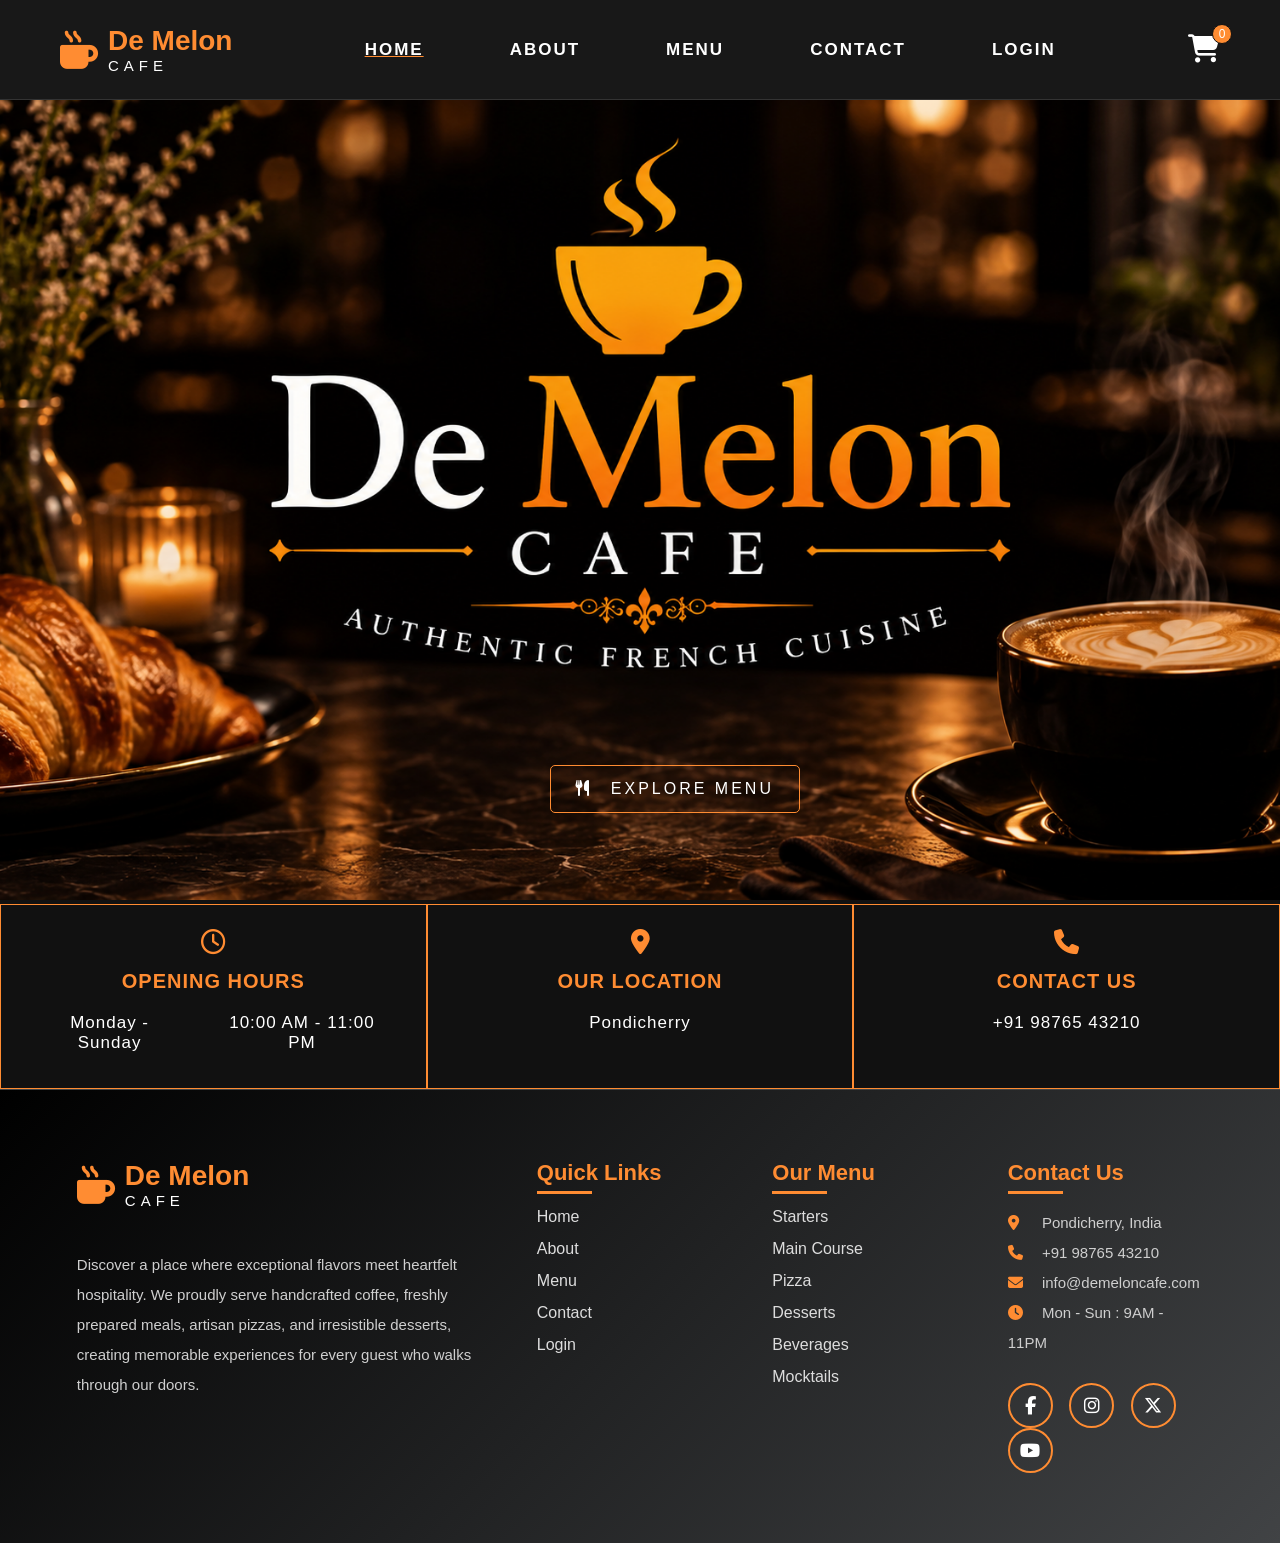
<file: index.html>
<!DOCTYPE html>
<html lang="en">

<head>
    <meta charset="UTF-8">
    <meta name="viewport" content="width=device-width, initial-scale=1.0">
    <title>De Melon Cafe</title>
    <link rel="stylesheet" href="./1. HOME/home.css">
    <link rel="stylesheet" href="https://cdnjs.cloudflare.com/ajax/libs/font-awesome/6.7.2/css/all.min.css">

</head>

<body>

    <!------------------------------------------------- HEADER ------------------------------------------------------->

    <header class="header">

        <div class="logo">
            <i class="fa-solid fa-mug-hot"></i>
            <div>
                <h2> De Melon</h2>
                <span>CAFE</span>
            </div>
        </div>

        <nav>
            <ul>
                <li style="text-decoration:  underline;  color: #ff8c32;"><a href="index.html">HOME</a></li>
                <li><a href="./2. ABOUT/about.html">ABOUT</a></li>
                <li><a href="./3. MENU/menu.html">MENU</a></li>
                <li><a href="./5. CONTACT/contact.html">CONTACT</a></li>
                <li><a href="./6.LOGIN/login.html">LOGIN</a></li>

            </ul>
        </nav>

        <div class="cart">
            <a href="./3. MENU/cart.html">
                <i class="fa-solid fa-cart-shopping"></i>
                <span class="count">0</span>
            </a>
        </div>

    </header>

    <!------------------------------------------------- HEADER IMG ------------------------------------------------------->

    <section class="headerimg">

        <img src="./1. HOME/head-img.png" alt="De Melon Cafe">


        <!-- Buttons -->

        <div class="buttons2">

            <!-- Explore Menu -->
            <a href="./3. MENU/menu.html">

                <button class="btn1">

                    <i class="fa-solid fa-utensils"></i>

                    EXPLORE MENU

                </button>

            </a>


        </div>

    </section>


    <!------------------------------------------------- HAVE INFO ------------------------------------------------------->

    <section class="haveinfo">


        <!-- Opening Hours -->

        <div class="box">

            <i class="fa-regular fa-clock"></i>

            <h3>OPENING HOURS</h3>

            <div class="flex">

                <h5>Monday - Sunday</h5>

                <h5>10:00 AM - 11:00 PM</h5>

            </div>

        </div>


        <!-- Location -->

        <div class="box">

            <i class="fa-solid fa-location-dot"></i>

            <h3>OUR LOCATION</h3>

            <div class="flex">

                <h5>Pondicherry</h5>

            </div>

        </div>


        <!-- Contact -->

        <div class="box">

            <i class="fa-solid fa-phone"></i>

            <h3>CONTACT US</h3>

            <div class="flex">

                <h5>+91 98765 43210</h5>

            </div>

        </div>


    </section>


    <!------------------------------------------------- FOOTER ------------------------------------------------------->

    <footer class="footer">

        <div class="footer-container">

            <!-- Logo -->

            <div class="footer-box">

                <div class="logoo">

                    <i class="fa-solid fa-mug-hot"></i>

                    <div>

                        <h2>De Melon</h2>

                        <span>CAFE</span>

                    </div>

                </div>

                <p>
                    Discover a place where exceptional flavors meet heartfelt hospitality. We proudly serve handcrafted
                    coffee, freshly prepared meals, artisan pizzas, and irresistible desserts, creating memorable
                    experiences for every guest who walks through our doors.


                </p>

            </div>

            <!-- Quick Links -->

            <div class="footer-box">

                <h3>Quick Links</h3>

                <ul>

                    <li><a href="index.html">Home</a></li>
                    
                    <li><a href="./2. ABOUT/about.html">About</a></li>

                    <li><a href="./3. MENU/menu.html">Menu</a></li>

                    <li><a href="./5. CONTACT/contact.html">Contact</a></li>

                    <li><a href="./6.LOGIN/login.html">Login</a></li>


                </ul>

            </div>

            <!-- Menu -->

            <div class="footer-box">

                <h3>Our Menu</h3>

                <ul>

                    <li><a href="./3. MENU/menu.html#starters">Starters</a></li>

                    <li><a href="./3. MENU/menu.html#main-course">Main Course</a></li>

                    <li><a href="./3. MENU/menu.html#pizza">Pizza</a></li>

                    <li><a href="./3. MENU/menu.html#desserts">Desserts</a></li>

                    <li><a href="./3. MENU/menu.html#beverages">Beverages</a></li>

                    <li><a href="./3. MENU/menu.html#mocktails">Mocktails</a></li>

                </ul>

            </div>

            <!-- Contact -->

            <div class="footer-box">

                <h3>Contact Us</h3>

                <p><i class="fa-solid fa-location-dot"></i> Pondicherry, India</p>

                <p><i class="fa-solid fa-phone"></i> +91 98765 43210</p>

                <p><i class="fa-solid fa-envelope"></i> info@demeloncafe.com</p>

                <p><i class="fa-solid fa-clock"></i> Mon - Sun : 9AM - 11PM</p>

                <div class="social-icons">

                    <a href="#"><i class="fab fa-facebook-f"></i></a>

                    <a href="#"><i class="fab fa-instagram"></i></a>

                    <a href="#"><i class="fab fa-x-twitter"></i></a>

                    <a href="#"><i class="fab fa-youtube"></i></a>

                </div>

            </div>

        </div>


    </footer>

</body>

</html>
</file>
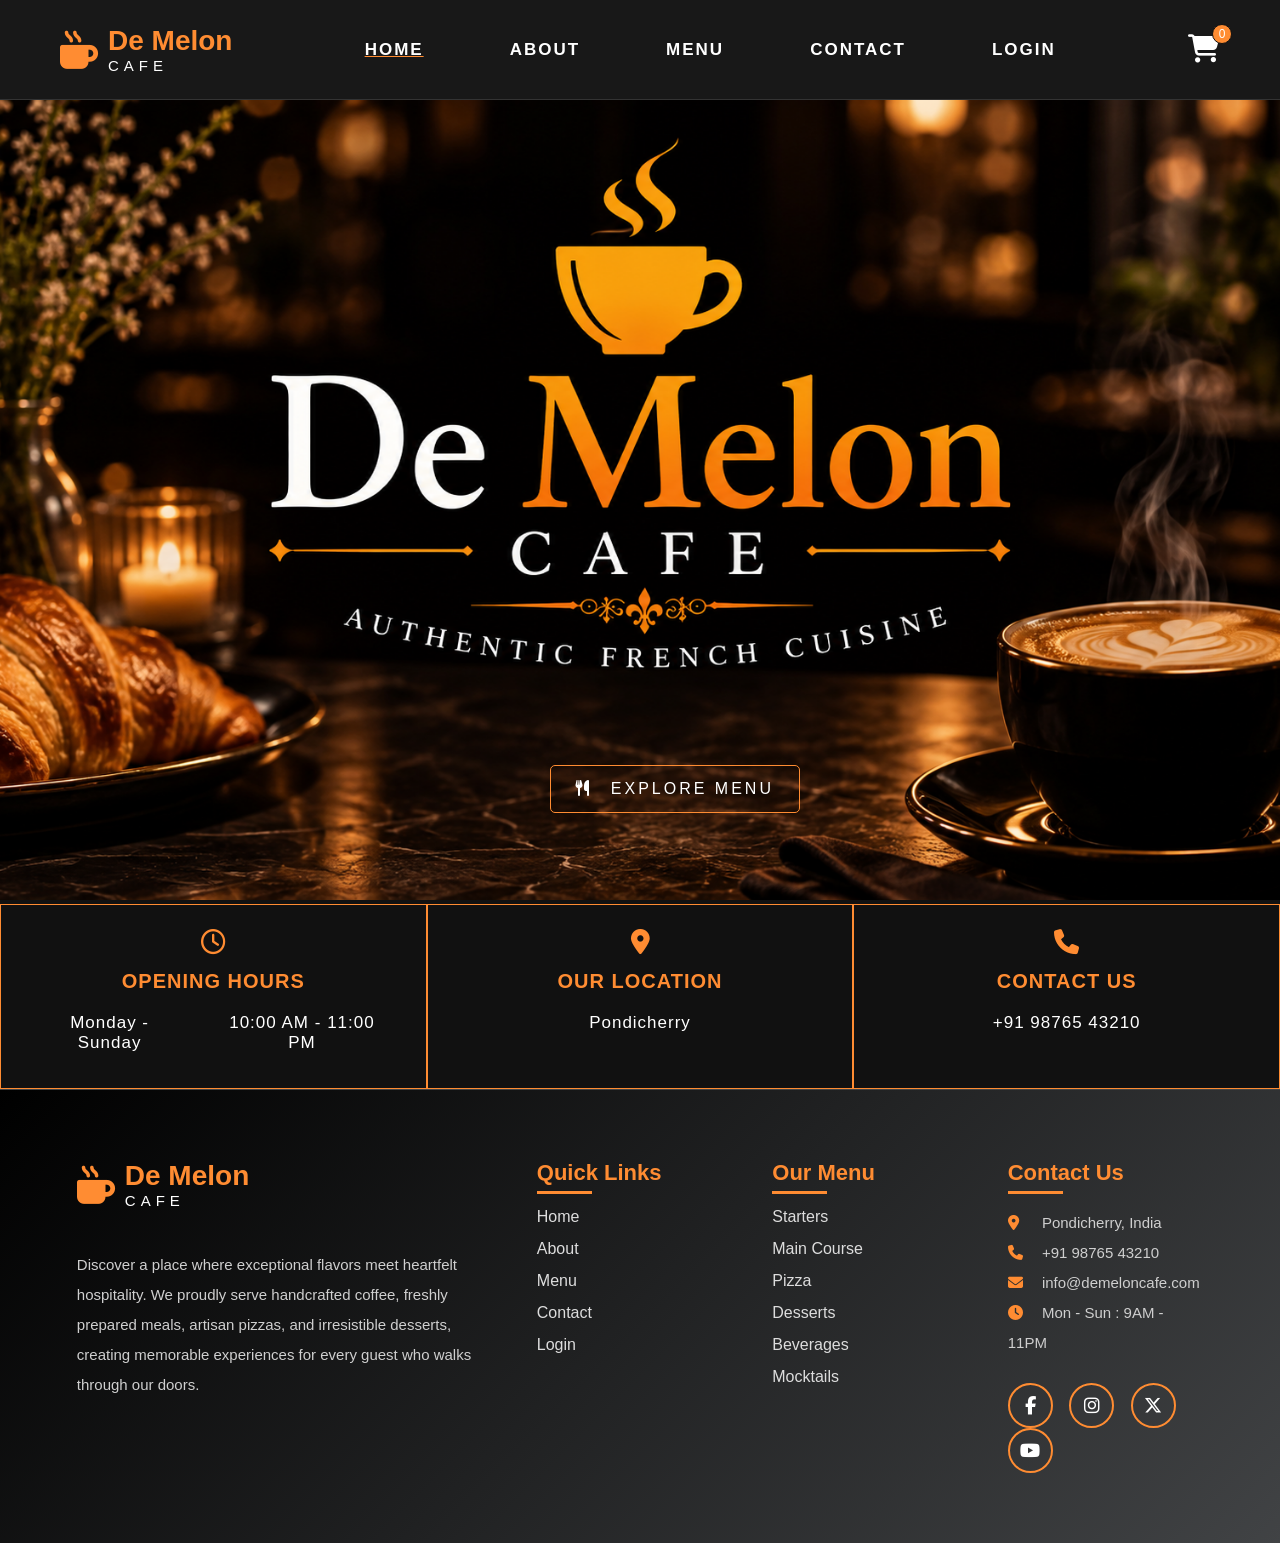
<file: 1. HOME/index.html>
<!DOCTYPE html>
<html lang="en">

<head>
    <meta charset="UTF-8">
    <meta name="viewport" content="width=device-width, initial-scale=1.0">
    <title>De Melon Cafe</title>
    <link rel="stylesheet" href="home.css">
    <link rel="stylesheet" href="https://cdnjs.cloudflare.com/ajax/libs/font-awesome/6.7.2/css/all.min.css">

</head>

<body>

    <!------------------------------------------------- HEADER ------------------------------------------------------->

    <header class="header">

        <div class="logo">
            <i class="fa-solid fa-mug-hot"></i>
            <div>
                <h2> De Melon</h2>
                <span>CAFE</span>
            </div>
        </div>

        <nav>
            <ul>
                <li style="text-decoration:  underline;  color: #ff8c32;"><a href="index.html">HOME</a></li>
                <li><a href="../2. ABOUT/about.html">ABOUT</a></li>
                <li><a href="../3. MENU/menu.html">MENU</a></li>
                <li><a href="../5. CONTACT/contact.html">CONTACT</a></li>
                <li><a href="../6.LOGIN/login.html">LOGIN</a></li>

            </ul>
        </nav>

        <div class="cart">
            <a href="../3. MENU/cart.html">
                <i class="fa-solid fa-cart-shopping"></i>
                <span class="count">0</span>
            </a>
        </div>

    </header>

    <!------------------------------------------------- HEADER IMG ------------------------------------------------------->

    <section class="headerimg">

        <img src="head-img.png" alt="De Melon Cafe">


        <!-- Buttons -->

        <div class="buttons2">

            <!-- Explore Menu -->
            <a href="../3. MENU/menu.html">

                <button class="btn1">

                    <i class="fa-solid fa-utensils"></i>

                    EXPLORE MENU

                </button>

            </a>


        </div>

    </section>


    <!------------------------------------------------- HAVE INFO ------------------------------------------------------->

    <section class="haveinfo">


        <!-- Opening Hours -->

        <div class="box">

            <i class="fa-regular fa-clock"></i>

            <h3>OPENING HOURS</h3>

            <div class="flex">

                <h5>Monday - Sunday</h5>

                <h5>10:00 AM - 11:00 PM</h5>

            </div>

        </div>


        <!-- Location -->

        <div class="box">

            <i class="fa-solid fa-location-dot"></i>

            <h3>OUR LOCATION</h3>

            <div class="flex">

                <h5>Pondicherry</h5>

            </div>

        </div>


        <!-- Contact -->

        <div class="box">

            <i class="fa-solid fa-phone"></i>

            <h3>CONTACT US</h3>

            <div class="flex">

                <h5>+91 98765 43210</h5>

            </div>

        </div>


    </section>


    <!------------------------------------------------- FOOTER ------------------------------------------------------->

    <footer class="footer">

        <div class="footer-container">

            <!-- Logo -->

            <div class="footer-box">

                <div class="logoo">

                    <i class="fa-solid fa-mug-hot"></i>

                    <div>

                        <h2>De Melon</h2>

                        <span>CAFE</span>

                    </div>

                </div>

                <p>
                    Discover a place where exceptional flavors meet heartfelt hospitality. We proudly serve handcrafted
                    coffee, freshly prepared meals, artisan pizzas, and irresistible desserts, creating memorable
                    experiences for every guest who walks through our doors.


                </p>

            </div>

            <!-- Quick Links -->

            <div class="footer-box">

                <h3>Quick Links</h3>

                <ul>

                    <li><a href="index.html">Home</a></li>
                    
                    <li><a href="../2. ABOUT/about.html">About</a></li>

                    <li><a href="../3. MENU/menu.html">Menu</a></li>

                    <li><a href="../5. CONTACT/contact.html">Contact</a></li>

                    <li><a href="../6.LOGIN/login.html">Login</a></li>


                </ul>

            </div>

            <!-- Menu -->

            <div class="footer-box">

                <h3>Our Menu</h3>

                <ul>

                    <li><a href="../3. MENU/menu.html#starters">Starters</a></li>

                    <li><a href="../3. MENU/menu.html#main-course">Main Course</a></li>

                    <li><a href="../3. MENU/menu.html#pizza">Pizza</a></li>

                    <li><a href="../3. MENU/menu.html#desserts">Desserts</a></li>

                    <li><a href="../3. MENU/menu.html#beverages">Beverages</a></li>

                    <li><a href="../3. MENU/menu.html#mocktails">Mocktails</a></li>

                </ul>

            </div>

            <!-- Contact -->

            <div class="footer-box">

                <h3>Contact Us</h3>

                <p><i class="fa-solid fa-location-dot"></i> Pondicherry, India</p>

                <p><i class="fa-solid fa-phone"></i> +91 98765 43210</p>

                <p><i class="fa-solid fa-envelope"></i> info@demeloncafe.com</p>

                <p><i class="fa-solid fa-clock"></i> Mon - Sun : 9AM - 11PM</p>

                <div class="social-icons">

                    <a href="#"><i class="fab fa-facebook-f"></i></a>

                    <a href="#"><i class="fab fa-instagram"></i></a>

                    <a href="#"><i class="fab fa-x-twitter"></i></a>

                    <a href="#"><i class="fab fa-youtube"></i></a>

                </div>

            </div>

        </div>


    </footer>

</body>

</html>
</file>
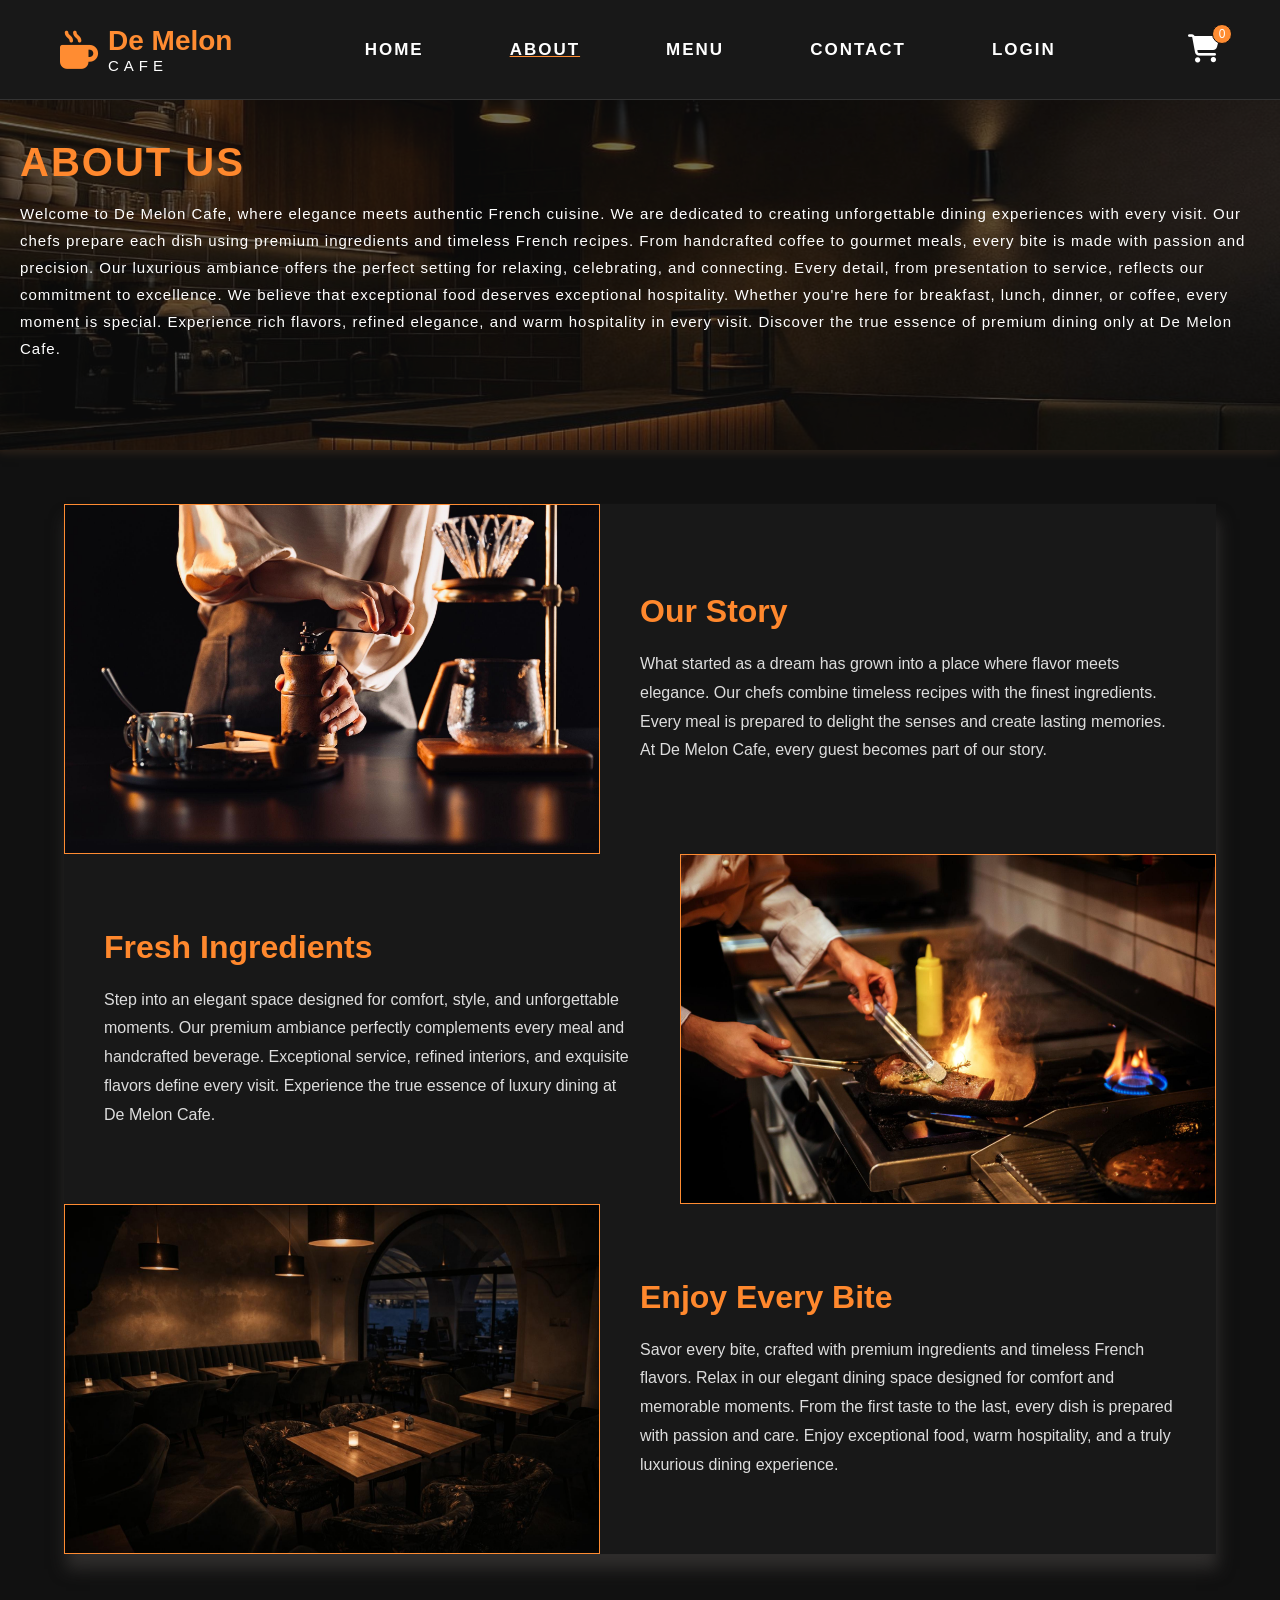
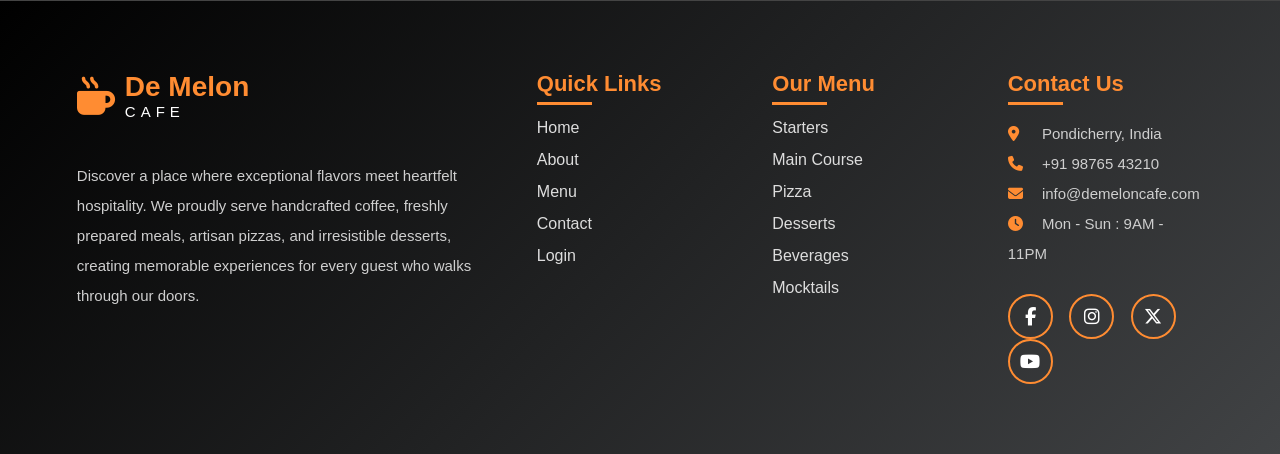
<file: 2. ABOUT/about.html>
<!DOCTYPE html>
<html lang="en">

<head>
    <meta charset="UTF-8">
    <meta name="viewport" content="width=device-width, initial-scale=1.0">
    <title>ABOUT PAGE</title>
    <link rel="stylesheet" href="about.css">
    <link rel="stylesheet" href="https://cdnjs.cloudflare.com/ajax/libs/font-awesome/6.6.0/css/all.min.css">

</head>

<body>

    <!------------------------------------------------- HEADER ------------------------------------------------------->

    <header class="header">

        <div class="logo">
            <i class="fa-solid fa-mug-hot"></i>
            <div>
                <h2> De Melon</h2>
                <span>CAFE</span>
            </div>
        </div>

        <nav>
            <ul>
                <li><a href="../index.html">HOME</a></li>
                <li style="text-decoration:  underline;  color: #ff8c32;"><a href="about.html">ABOUT</a></li>
                <li><a href="../3. MENU/menu.html">MENU</a></li>
                <li><a href="../5. CONTACT/contact.html">CONTACT</a></li>
                <li><a href="../6.LOGIN/login.html">LOGIN</a></li>

            </ul>
        </nav>

        <div class="cart">
            <a href="../3. MENU/cart.html">
                <i class="fa-solid fa-cart-shopping"></i>
                <span class="count">0</span>
            </a>
        </div>

    </header>


    <!------------------------------------------------- ABOUT ------------------------------------------------------->

    <section class="about">

        <div class="aboutimg">

            <img src="headimg.jpg" alt="About Us Image">

            <div class="abouttext">

                <h1>ABOUT US</h1>

                <p>Welcome to De Melon Cafe, where elegance meets authentic French cuisine.
                    We are dedicated to creating unforgettable dining experiences with every visit.
                    Our chefs prepare each dish using premium ingredients and timeless French recipes.
                    From handcrafted coffee to gourmet meals, every bite is made with passion and precision.
                    Our luxurious ambiance offers the perfect setting for relaxing, celebrating, and connecting.
                    Every detail, from presentation to service, reflects our commitment to excellence.
                    We believe that exceptional food deserves exceptional hospitality.
                    Whether you're here for breakfast, lunch, dinner, or coffee, every moment is special.
                    Experience rich flavors, refined elegance, and warm hospitality in every visit.
                    Discover the true essence of premium dining only at De Melon Cafe.</p>

            </div>

        </div>

        <!--------------------------------------------------- ABOUT CONTAINER --------------------------------------------------------->


        <div class="about-container">

            <!-- Row 1 -->
            <div class="row">
                <div class="box image-box">
                    <img src="caffeeimg.jpg" alt="Image 1">
                </div>

                <div class="box text-box">
                    <h2>Our Story</h2>
                    <p>
                        What started as a dream has grown into a place where flavor meets elegance.
                        Our chefs combine timeless recipes with the finest ingredients.
                        Every meal is prepared to delight the senses and create lasting memories.
                        At De Melon Cafe, every guest becomes part of our story.
                    </p>
                </div>
            </div>

            <!-- Row 2 -->
            <div class="row">
                <div class="box text-box">
                    <h2>Fresh Ingredients</h2>
                    <p>
                        Step into an elegant space designed for comfort, style, and unforgettable moments.
                        Our premium ambiance perfectly complements every meal and handcrafted beverage.
                        Exceptional service, refined interiors, and exquisite flavors define every visit.
                        Experience the true essence of luxury dining at De Melon Cafe.
                    </p>
                </div>

                <div class="box image-box">
                    <img src="foodimg.jpg" alt="Image 2">
                </div>
            </div>

            <!-- Row 3 -->
            <div class="row">
                <div class="box image-box">
                    <img src="dineingimg.jpg" alt="Image 3">
                </div>

                <div class="box text-box">
                    <h2>Enjoy Every Bite</h2>
                    <p>
                        Savor every bite, crafted with premium ingredients and timeless French flavors.
                        Relax in our elegant dining space designed for comfort and memorable moments.
                        From the first taste to the last, every dish is prepared with passion and care.
                        Enjoy exceptional food, warm hospitality, and a truly luxurious dining experience.
                    </p>
                </div>
            </div>

        </div>

    </section>


    <!------------------------------------------------- FOOTER ------------------------------------------------------->

    <footer class="footer">

        <div class="footer-container">

            <!-- Logo -->

            <div class="footer-box">

                <div class="logoo">

                    <i class="fa-solid fa-mug-hot"></i>

                    <div>

                        <h2>De Melon</h2>

                        <span>CAFE</span>

                    </div>

                </div>

                <p>
                    Discover a place where exceptional flavors meet heartfelt hospitality. We proudly serve
                    handcrafted
                    coffee, freshly prepared meals, artisan pizzas, and irresistible desserts, creating memorable
                    experiences for every guest who walks through our doors.


                </p>

            </div>

            <!-- Quick Links -->

            <div class="footer-box">

                <h3>Quick Links</h3>

                <ul>

                    <li><a href="../index.html">Home</a></li>

                    <li><a href="about.html">About</a></li>

                    <li><a href="../3. MENU/menu.html">Menu</a></li>

                    <li><a href="../5. CONTACT/contact.html">Contact</a></li>

                    <li><a href="../6.LOGIN/login.html">Login</a></li>


                </ul>

            </div>

            <!-- Menu -->

            <div class="footer-box">

                <h3>Our Menu</h3>

                <ul>

                    <li><a href="../3. MENU/menu.html#starters">Starters</a></li>

                    <li><a href="../3. MENU/menu.html#main-course">Main Course</a></li>

                    <li><a href="../3. MENU/menu.html#pizza">Pizza</a></li>

                    <li><a href="../3. MENU/menu.html#desserts">Desserts</a></li>

                    <li><a href="../3. MENU/menu.html#beverages">Beverages</a></li>

                    <li><a href="../3. MENU/menu.html#mocktails">Mocktails</a></li>

                </ul>

            </div>

            <!-- Contact -->

            <div class="footer-box">

                <h3>Contact Us</h3>

                <p><i class="fa-solid fa-location-dot"></i> Pondicherry, India</p>

                <p><i class="fa-solid fa-phone"></i> +91 98765 43210</p>

                <p><i class="fa-solid fa-envelope"></i> info@demeloncafe.com</p>

                <p><i class="fa-solid fa-clock"></i> Mon - Sun : 9AM - 11PM</p>

                <div class="social-icons">

                    <a href="#"><i class="fab fa-facebook-f"></i></a>

                    <a href="#"><i class="fab fa-instagram"></i></a>

                    <a href="#"><i class="fab fa-x-twitter"></i></a>

                    <a href="#"><i class="fab fa-youtube"></i></a>

                </div>

            </div>

        </div>


    </footer>

</body>


</body>

</html>
</file>
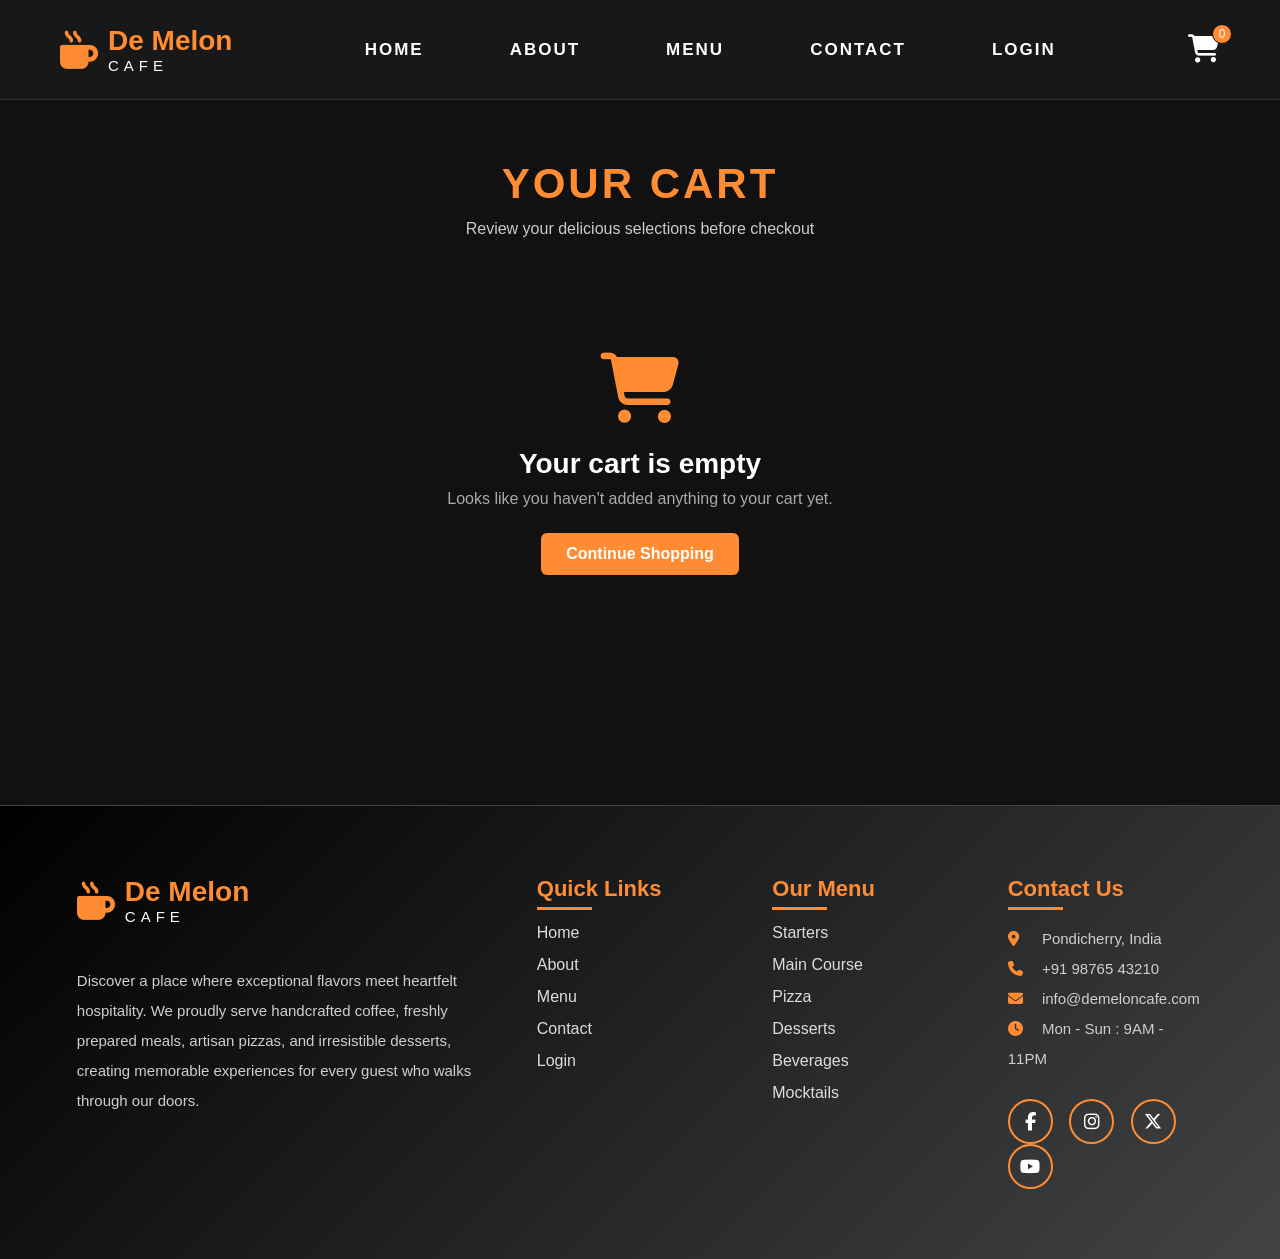
<file: 3. MENU/cart.html>
<!DOCTYPE html>
<html lang="en">

<head>
    <meta charset="UTF-8">
    <meta name="viewport" content="width=device-width, initial-scale=1.0">
    <title>CART - De Melon Cafe</title>
    <link rel="stylesheet" href="cart.css">
    <link rel="stylesheet" href="https://cdnjs.cloudflare.com/ajax/libs/font-awesome/6.6.0/css/all.min.css">
</head>

<body>

    <!------------------------------------------------- HEADER ------------------------------------------------------->

    <header class="header">

        <div class="logo">
            <i class="fa-solid fa-mug-hot"></i>
            <div>
                <h2> De Melon</h2>
                <span>CAFE</span>
            </div>
        </div>

        <nav>
            <ul>
                <li><a href="../1. HOME/index.html">HOME</a></li>
                <li><a href="../2. ABOUT/about.html">ABOUT</a></li>
                <li><a href="menu.html">MENU</a></li>
                <li><a href="../5. CONTACT/contact.html">CONTACT</a></li>
                <li><a href="../6.LOGIN/login.html">LOGIN</a></li>

            </ul>
        </nav>

        <div class="cart">
            <a href="cart.html">
                <i class="fa-solid fa-cart-shopping"></i>
                <span class="count">0</span>
            </a>
        </div>

    </header>
    <!------------------------------------------------- CART SECTION ------------------------------------------------------->

    <main class="cart-page">

        <h1>YOUR CART</h1>

        <p class="subtitle">
            Review your delicious selections before checkout
        </p>


        <!-- CART ITEMS -->

        <section id="cartContainer" class="cart-container">

            <!-- JavaScript will add products here -->

        </section>


        <!-- EMPTY CART -->

        <section id="emptyCart" class="empty-cart">

            <i class="fa-solid fa-cart-shopping"></i>
            <h2>Your cart is empty</h2>
            <p> Looks like you haven't added anything to your cart yet.</p>
            <a href="menu.html">
                Continue Shopping
            </a>

        </section>

        <!------------------------------------------------- CART SUMMARY ------------------------------------------------------->

        <section id="cartSummary" class="cart-summary">

            <div class="summary-row">
                <span>Total Items</span>
                <strong id="totalItems">0</strong>
            </div>

            <div class="summary-row">
                <span>Subtotal</span>
                <strong>₹<span id="subtotal">0</span></strong>
            </div>

            <div class="summary-row">
                <span>Delivery</span>
                <strong>₹<span id="delivery">0</span></strong>
            </div>

            <hr>

            <div class="total-row">
                <span>Total</span>
                <strong>₹<span id="totalPrice">0</span></strong>
            </div>

            <a href="../CHECKOUT/checkout.html" class="checkout-btn">
                <i class="fa-solid fa-credit-card"></i>
                Proceed to Checkout
            </a>

            <button id="clearCartBtn" class="clear-btn">
                <i class="fa-solid fa-trash"></i>
                Clear Cart
            </button>

        </section>

    </main>


    <!------------------------------------------------- FOOTER ------------------------------------------------------->


    <footer class="footer">

        <div class="footer-container">

            <!-- Logo -->

            <div class="footer-box">

                <div class="logoo">

                    <i class="fa-solid fa-mug-hot"></i>

                    <div>

                        <h2>De Melon</h2>

                        <span>CAFE</span>

                    </div>

                </div>

                <p>
                    Discover a place where exceptional flavors meet heartfelt hospitality. We proudly serve handcrafted
                    coffee, freshly prepared meals, artisan pizzas, and irresistible desserts, creating memorable
                    experiences for every guest who walks through our doors.


                </p>

            </div>

            <!-- Quick Links -->

            <div class="footer-box">

                <h3>Quick Links</h3>

                <ul>

                    <li><a href="../1. HOME/index.html">Home</a></li>

                    <li><a href="../2. ABOUT/about.html">About</a></li>

                    <li><a href="menu.html">Menu</a></li>

                    <li><a href="../5. CONTACT/contact.html">Contact</a></li>

                    <li><a href="../6.LOGIN/login.html">Login</a></li>


                </ul>

            </div>

            <!-- Menu -->

            <div class="footer-box">

                <h3>Our Menu</h3>

                <ul>

                    <li><a href="menu.html#starters">Starters</a></li>

                    <li><a href="menu.html#main-course">Main Course</a></li>

                    <li><a href="menu.html#pizza">Pizza</a></li>

                    <li><a href="menu.html#desserts">Desserts</a></li>

                    <li><a href="menu.html#beverages">Beverages</a></li>

                    <li><a href="menu.html#mocktails">Mocktails</a></li>

                </ul>

            </div>

            <!-- Contact -->

            <div class="footer-box">

                <h3>Contact Us</h3>

                <p><i class="fa-solid fa-location-dot"></i> Pondicherry, India</p>

                <p><i class="fa-solid fa-phone"></i> +91 98765 43210</p>

                <p><i class="fa-solid fa-envelope"></i> info@demeloncafe.com</p>

                <p><i class="fa-solid fa-clock"></i> Mon - Sun : 9AM - 11PM</p>

                <div class="social-icons">

                    <a href="#"><i class="fab fa-facebook-f"></i></a>

                    <a href="#"><i class="fab fa-instagram"></i></a>

                    <a href="#"><i class="fab fa-x-twitter"></i></a>

                    <a href="#"><i class="fab fa-youtube"></i></a>

                </div>

            </div>

        </div>


    </footer>


    <script src="cart.js"></script>

</body>

</html>
</file>
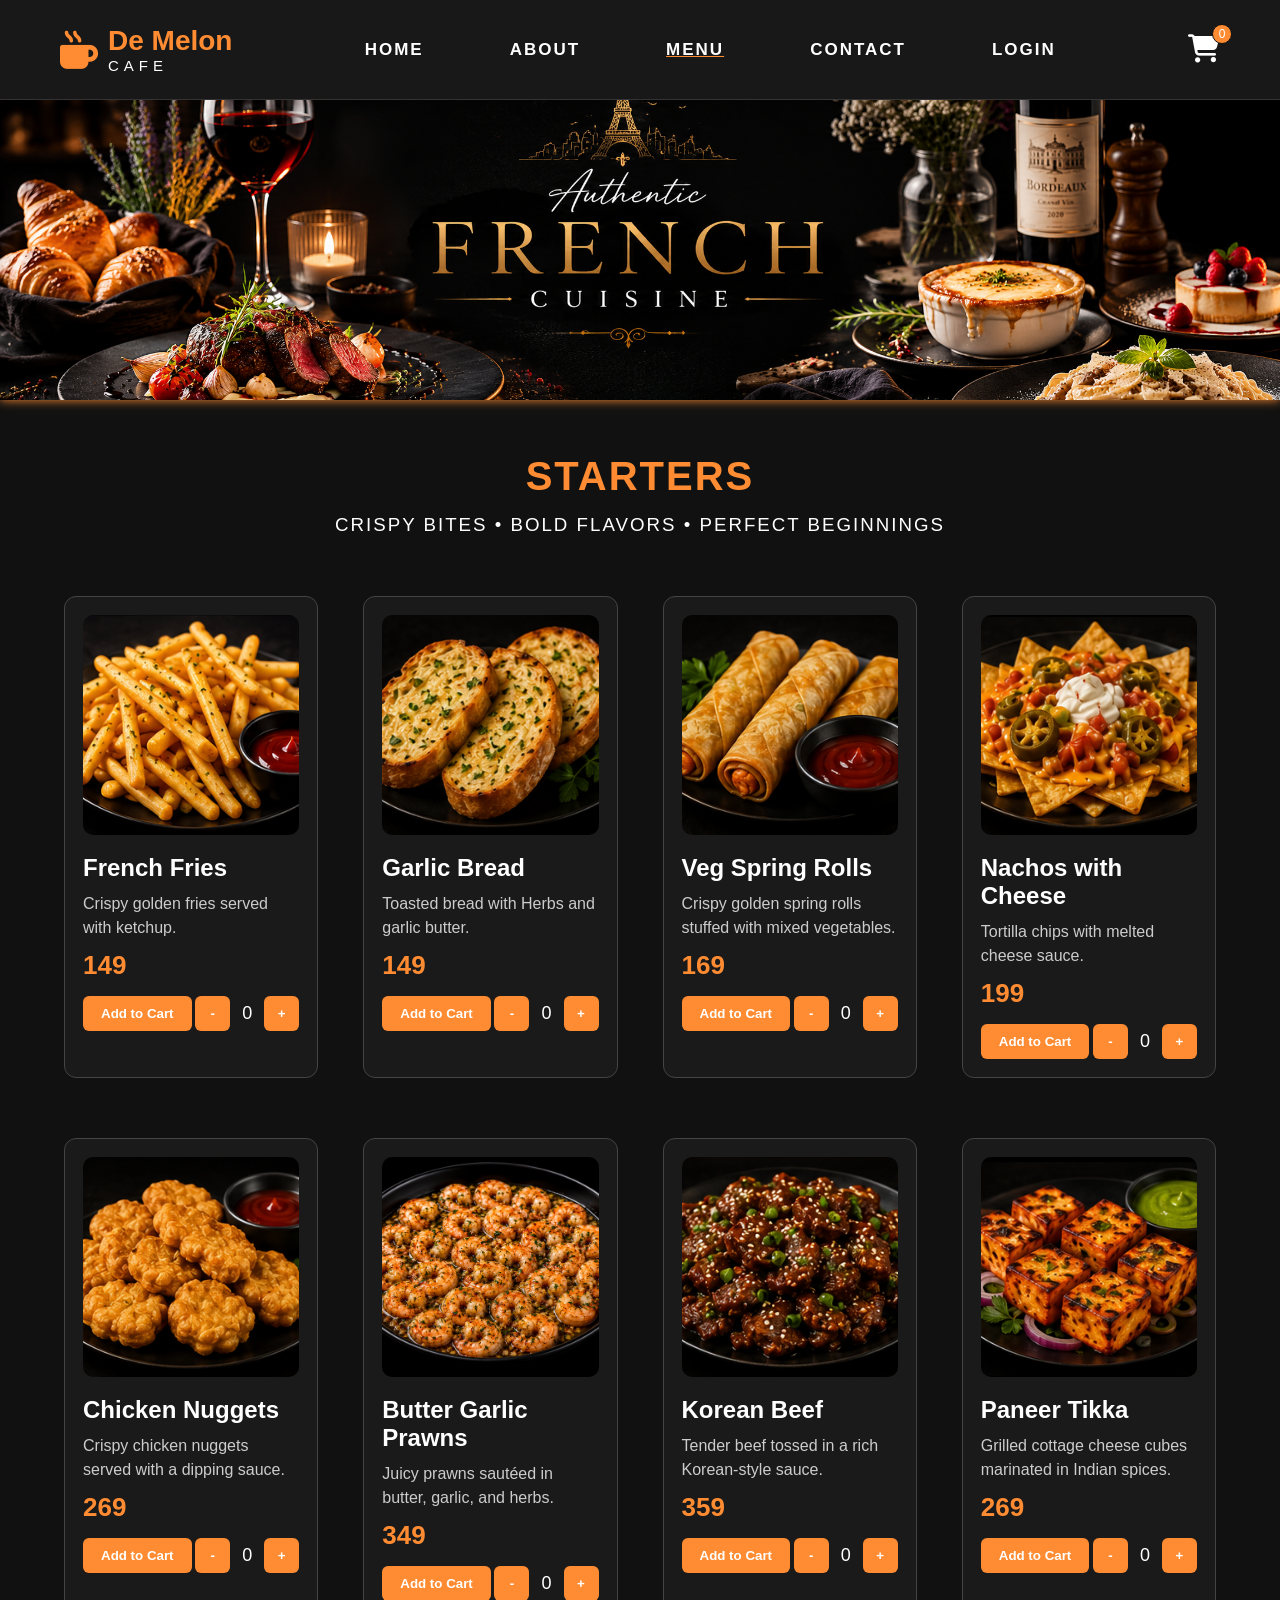
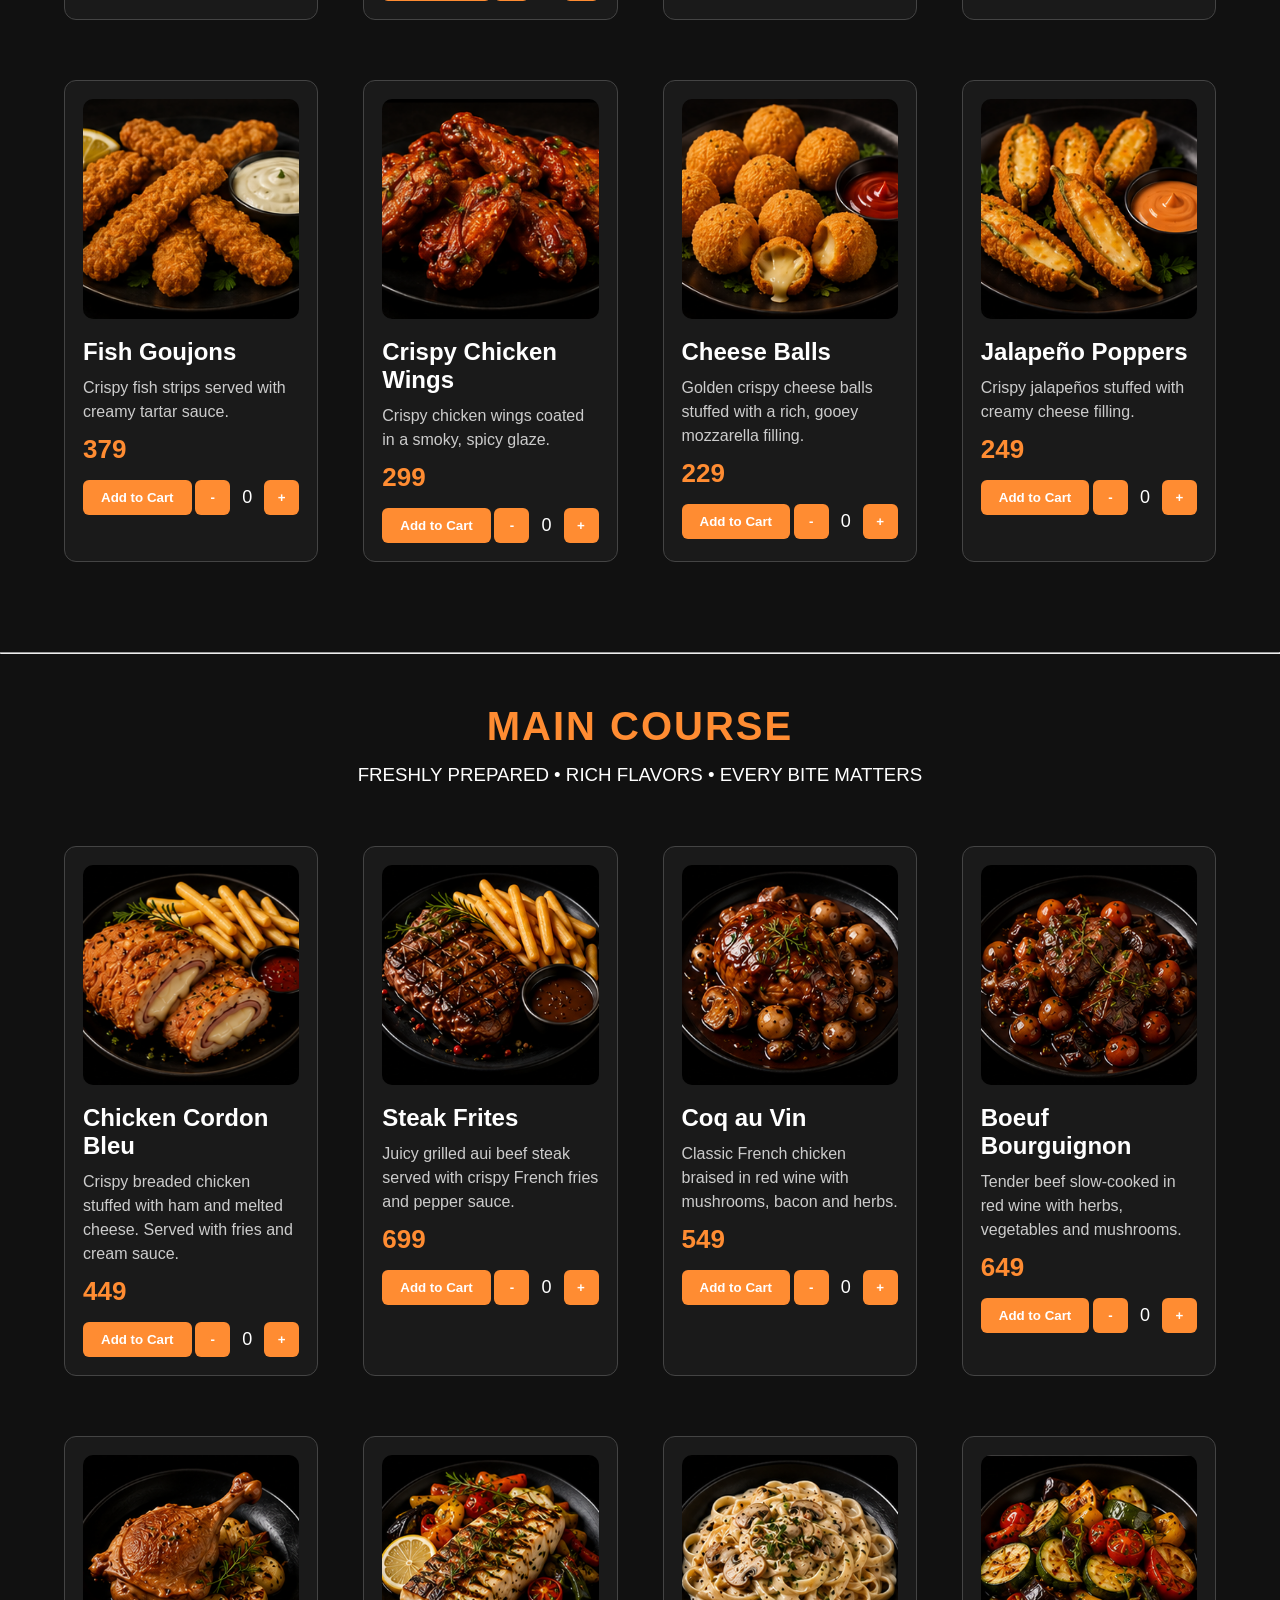
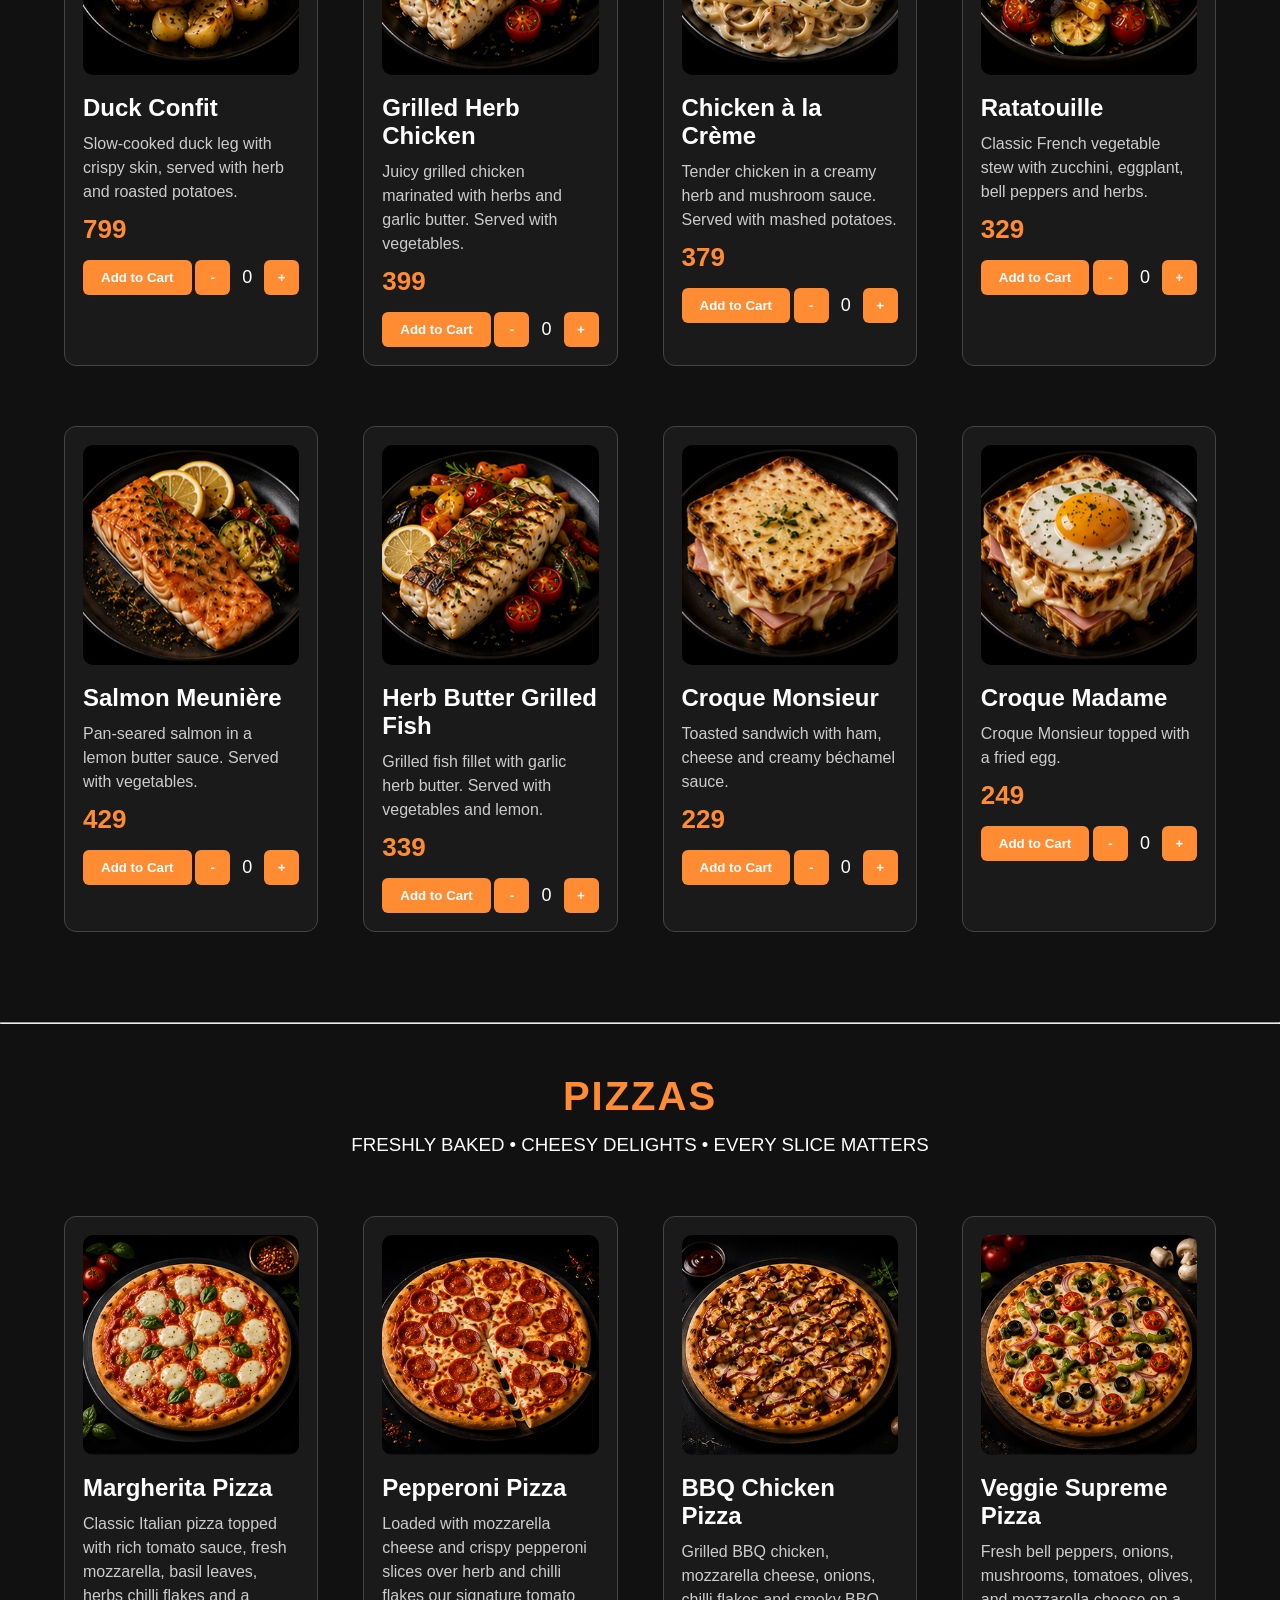
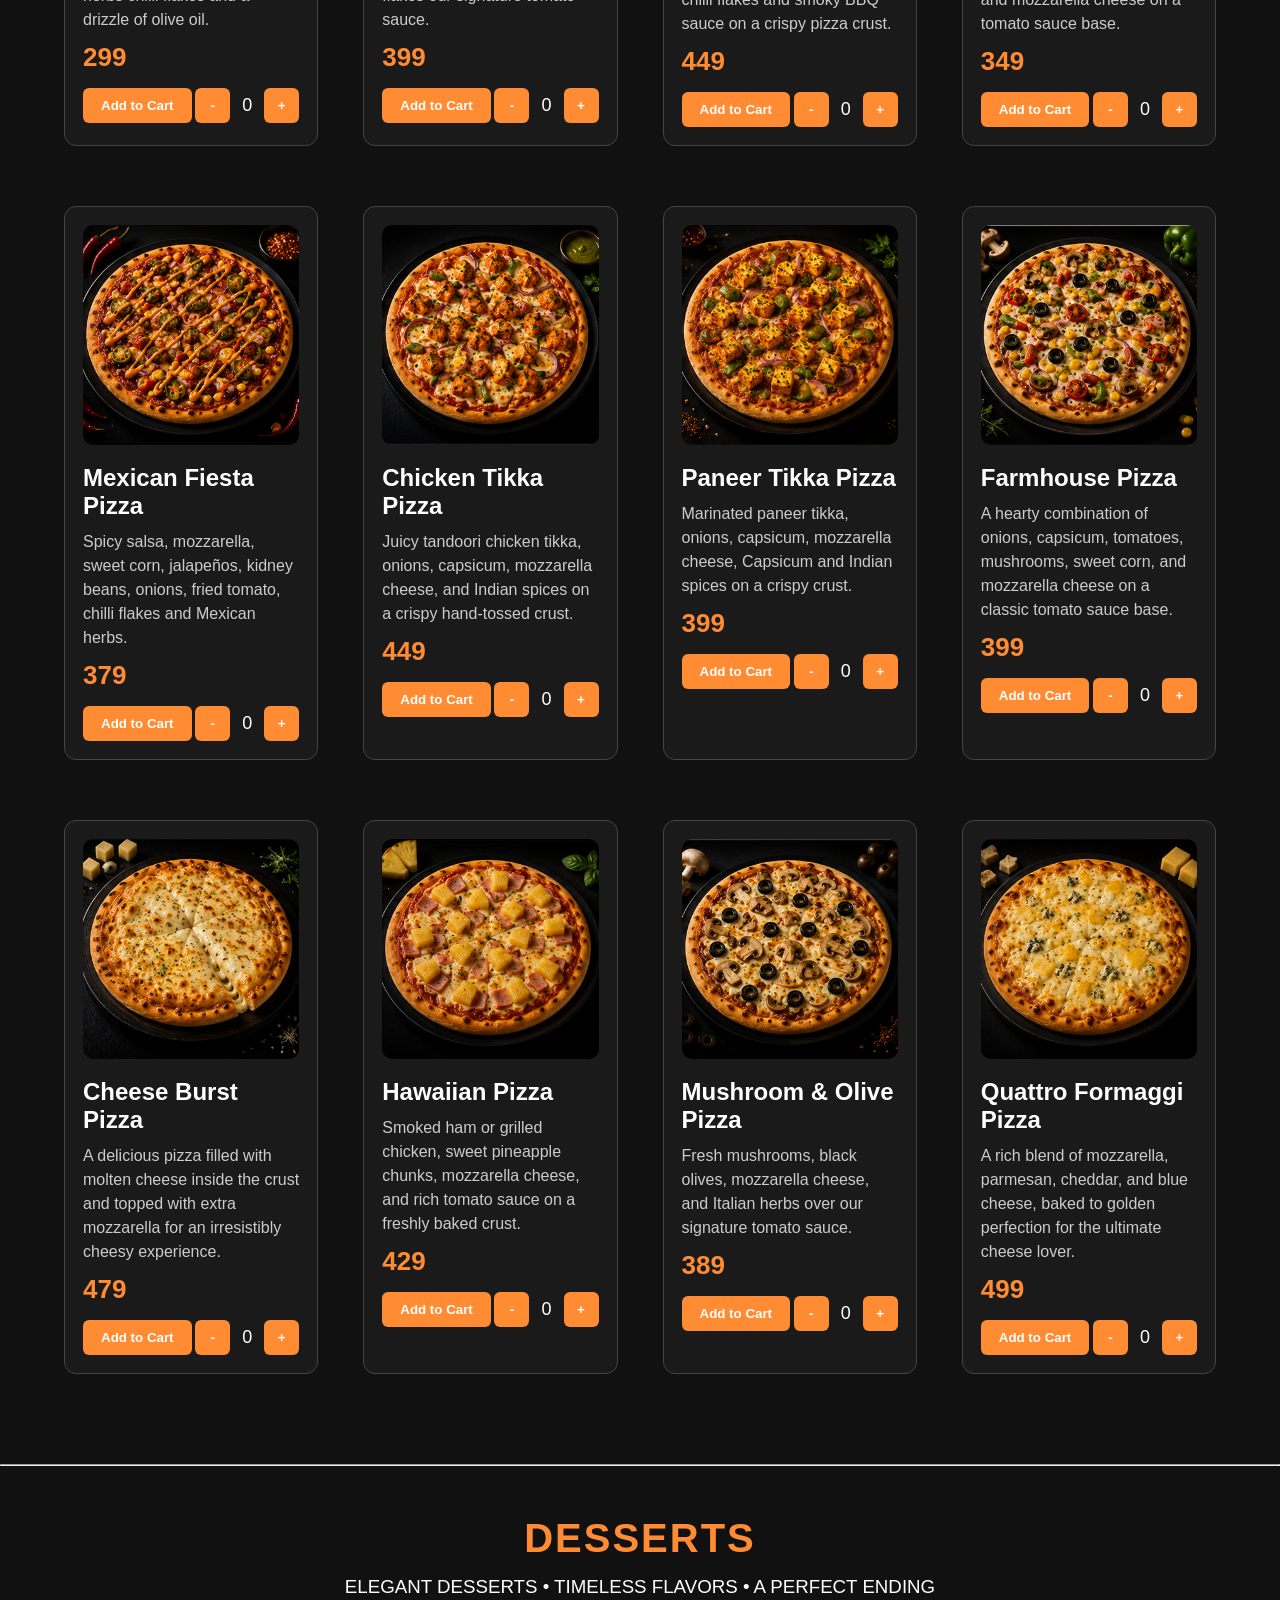
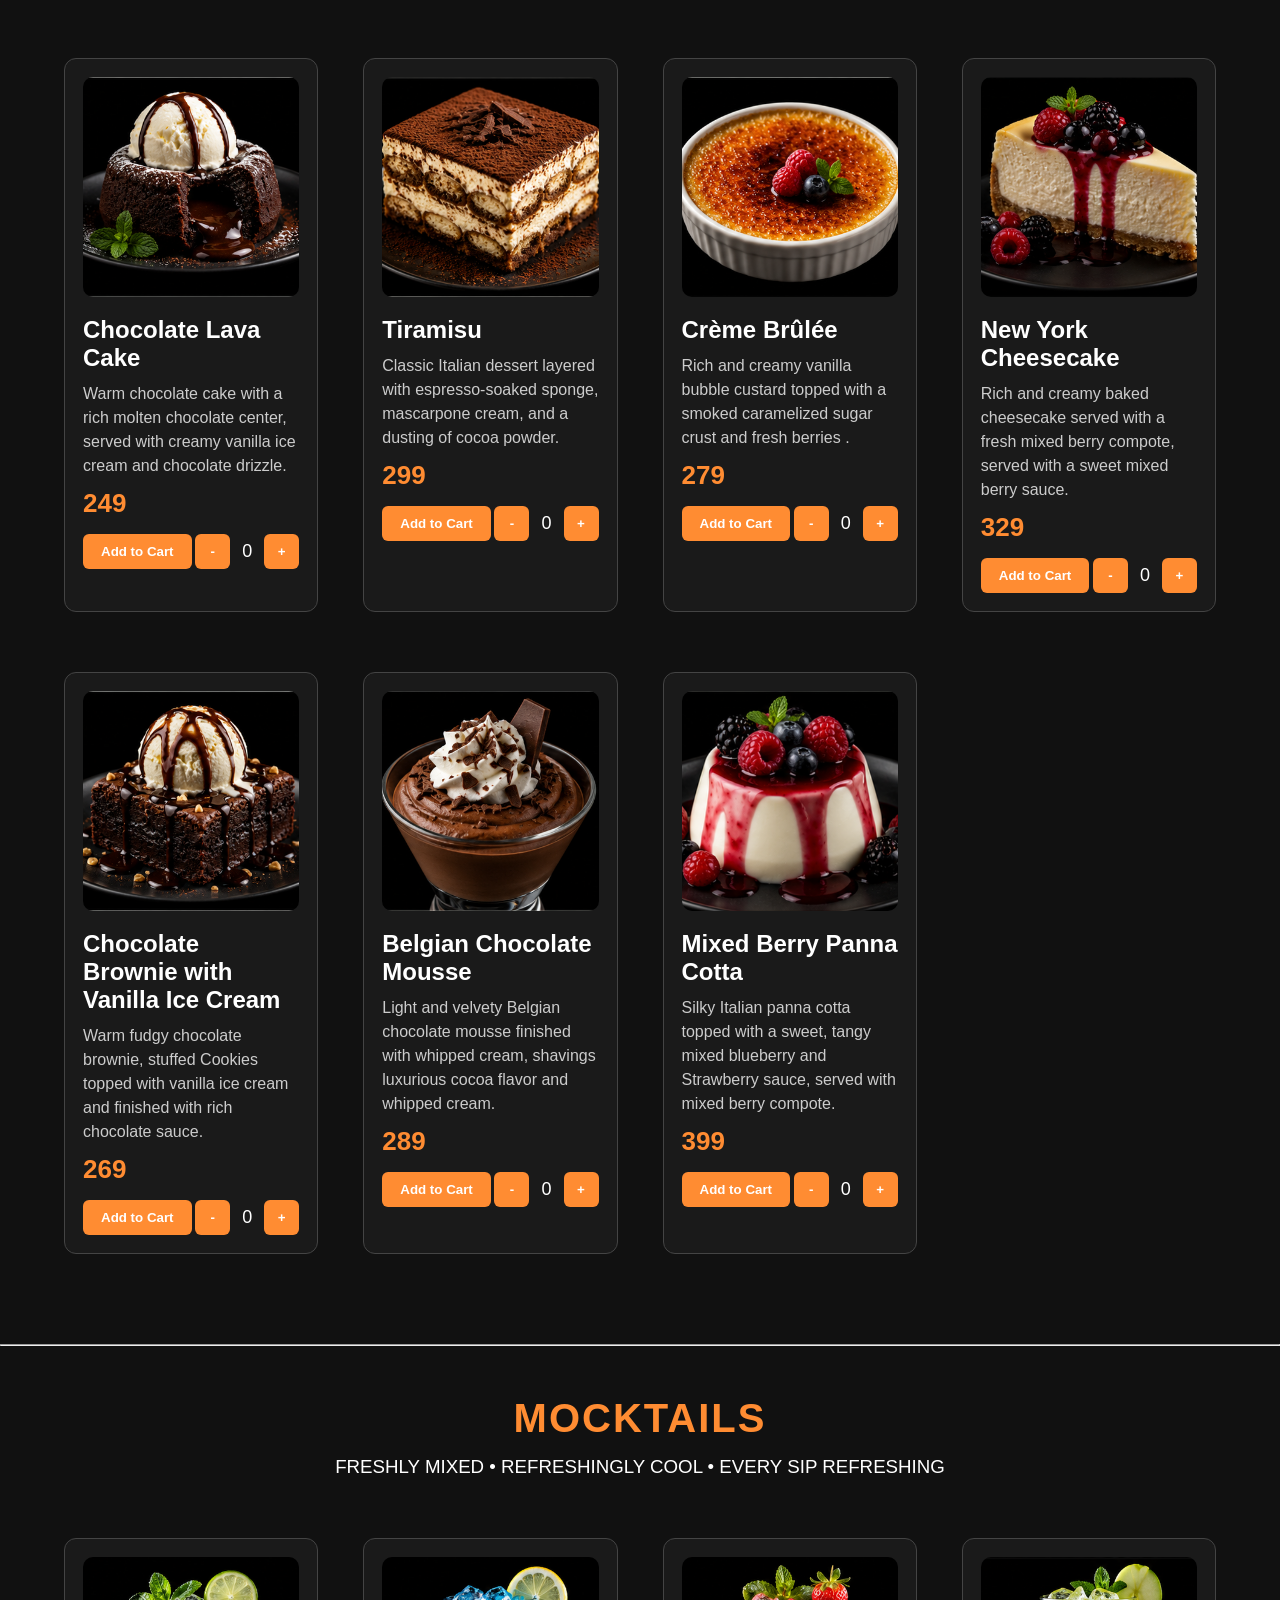
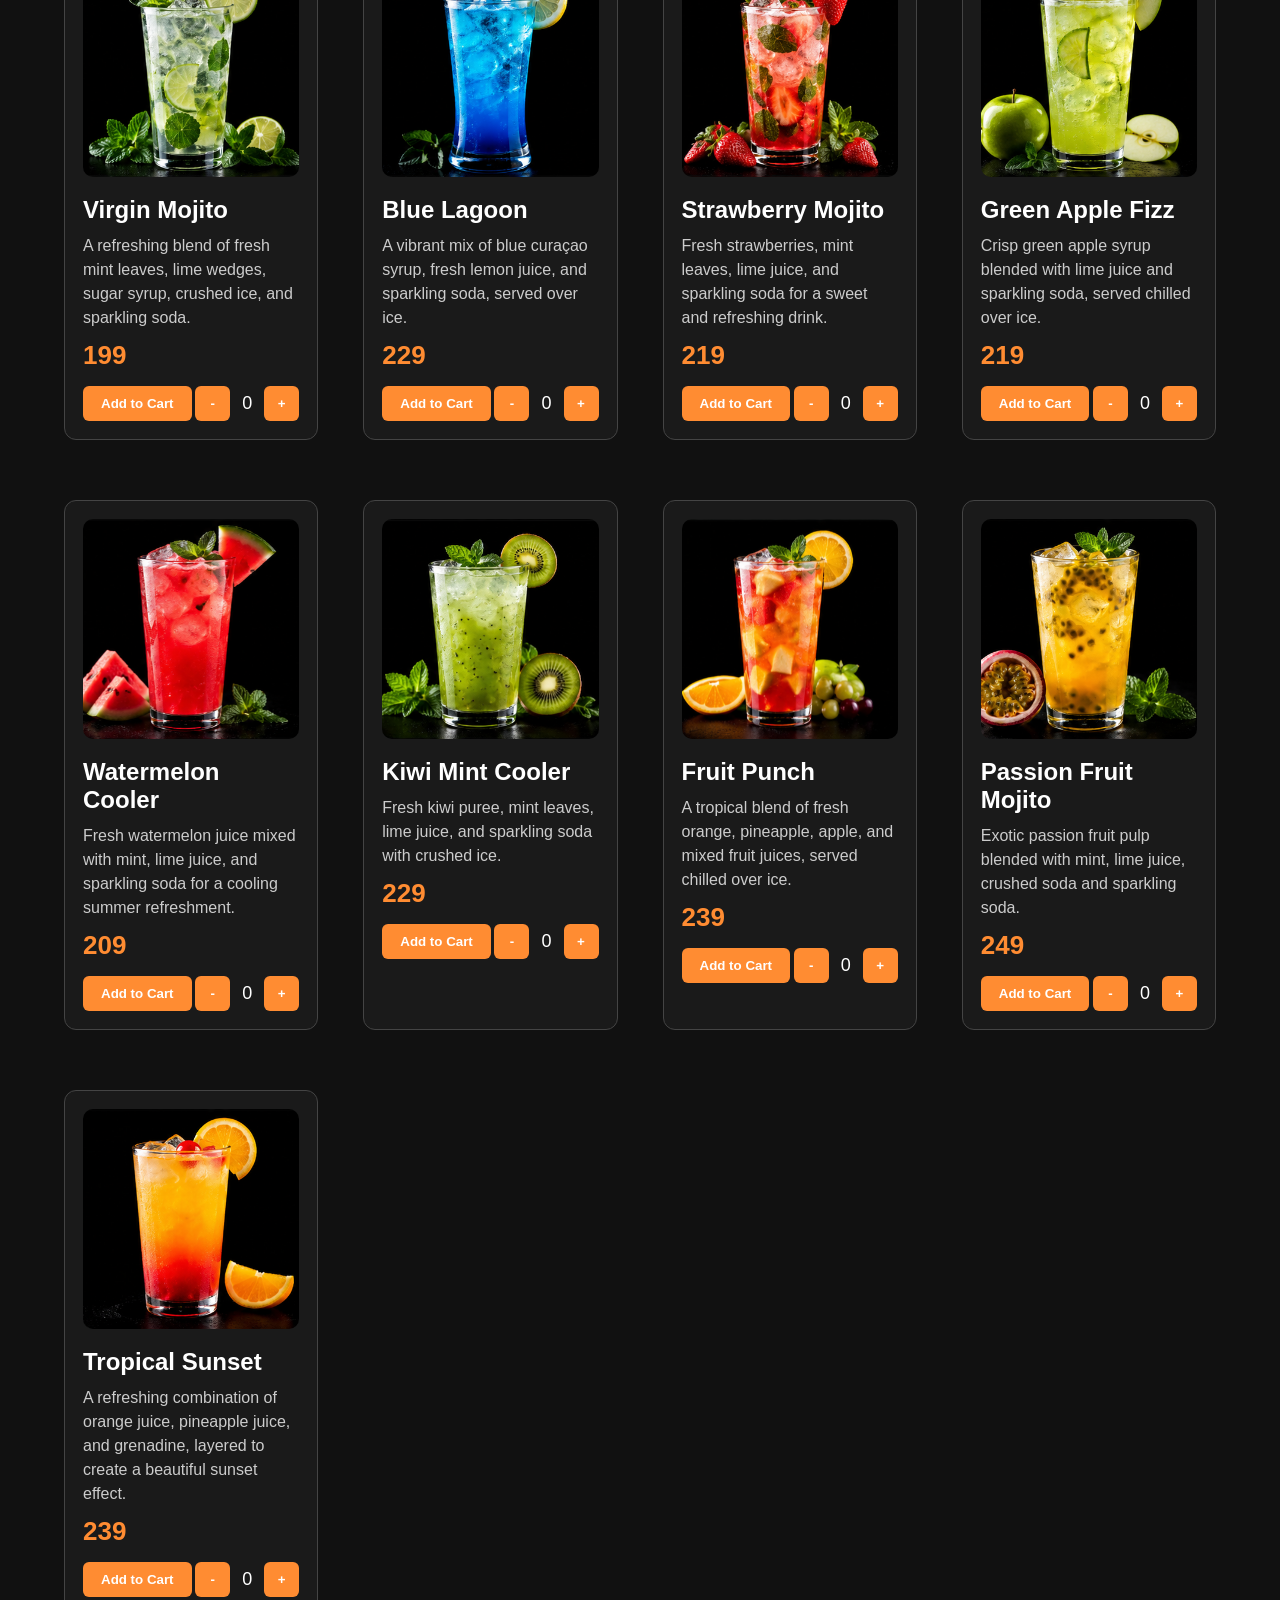
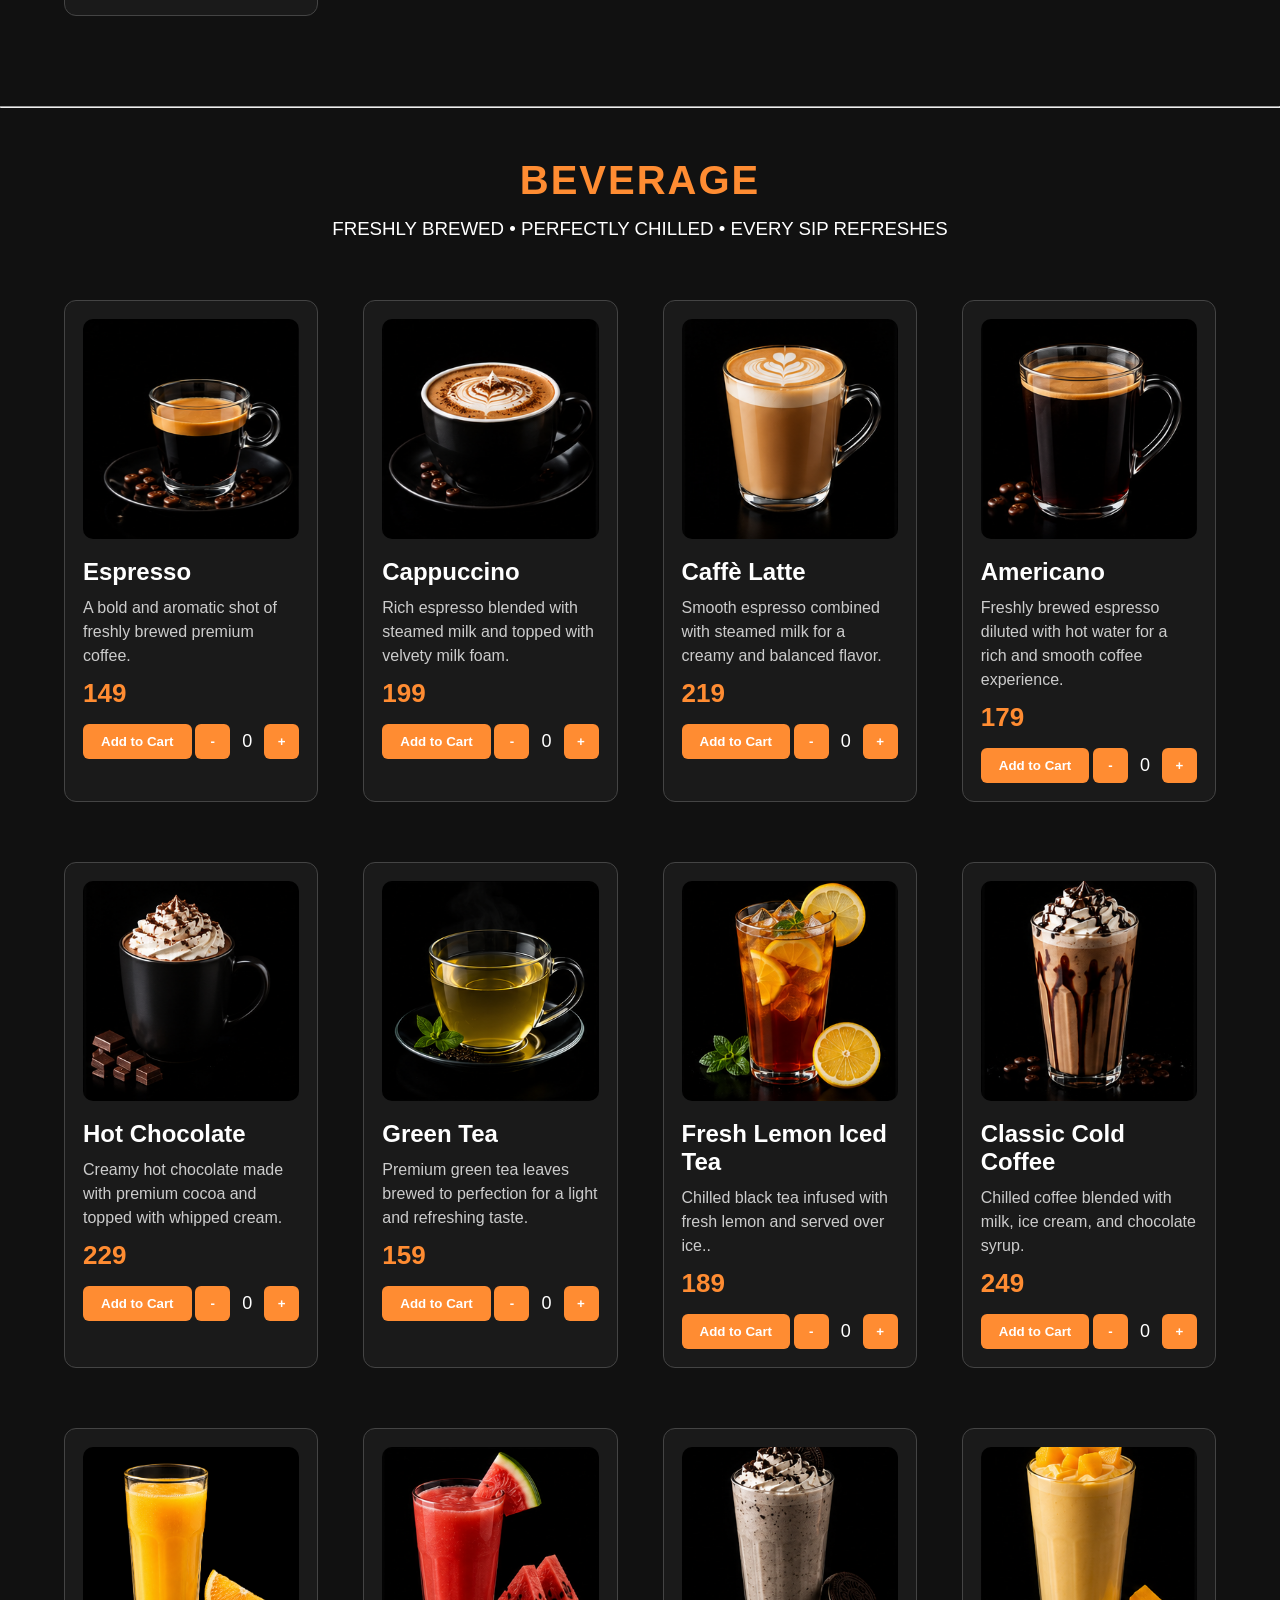
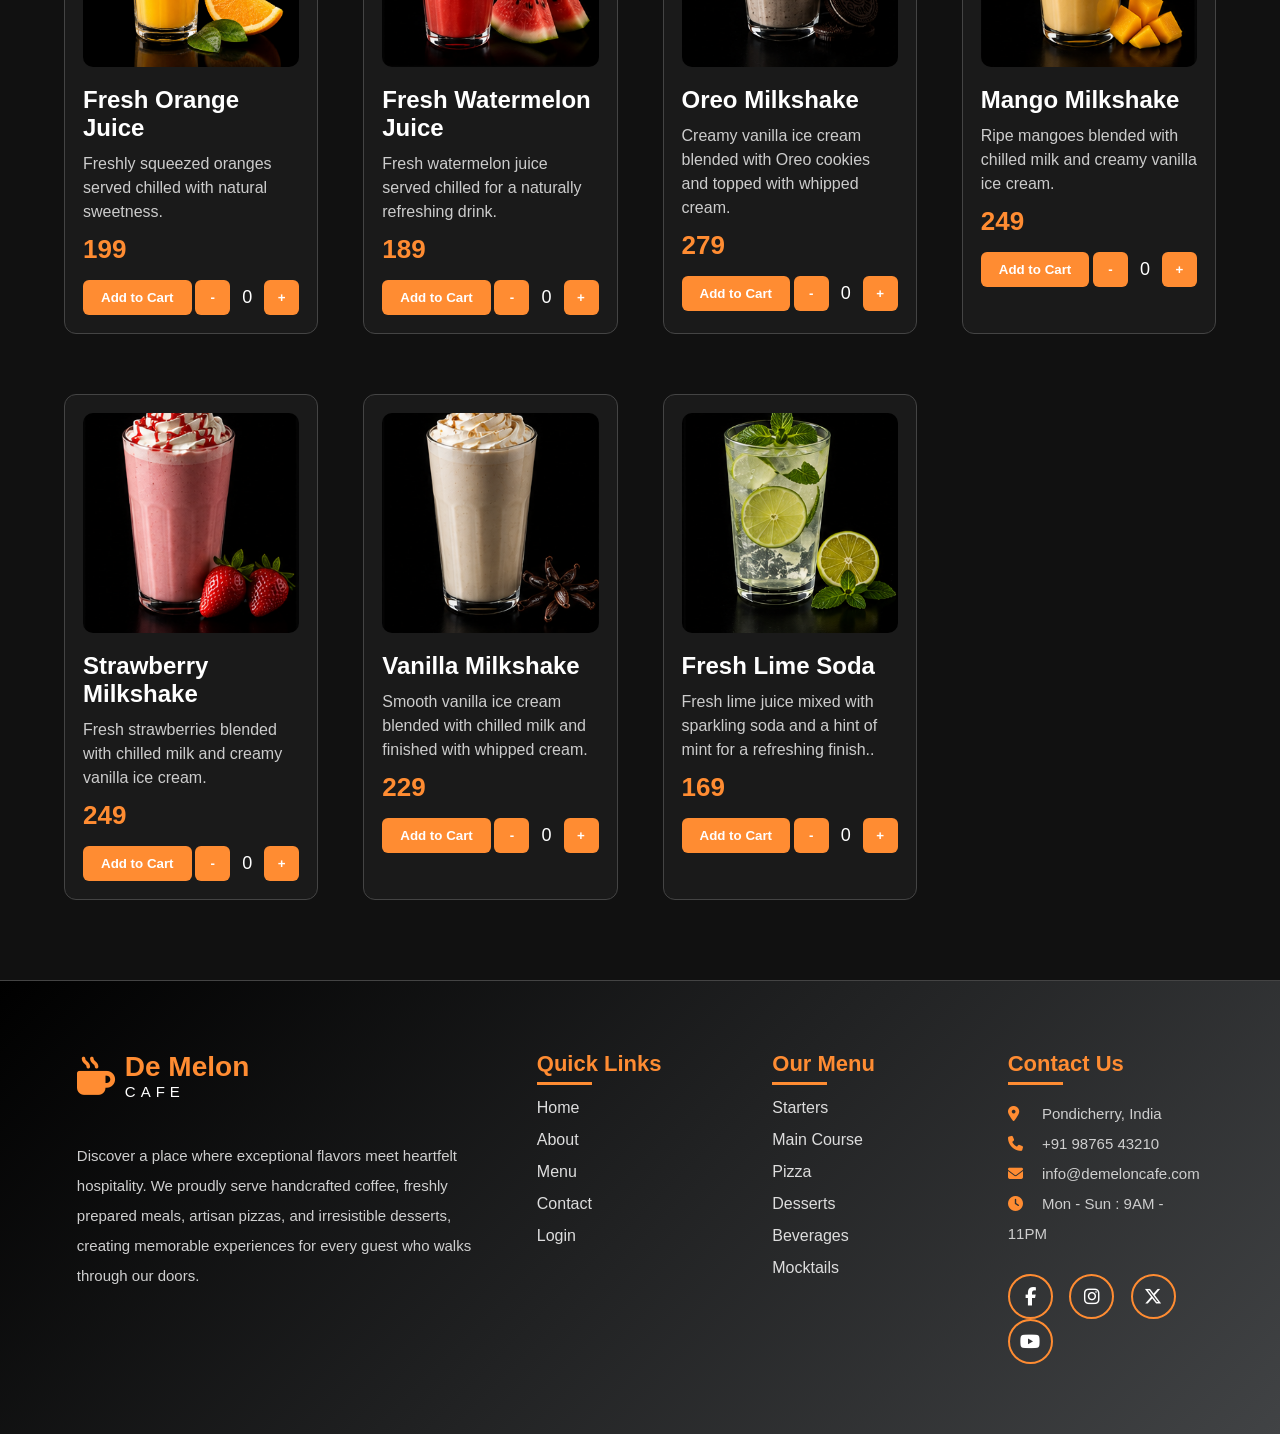
<file: 3. MENU/menu.html>
<!DOCTYPE html>
<html lang="en">

<head>
    <meta charset="UTF-8">
    <meta name="viewport" content="width=device-width, initial-scale=1.0">
    <title>MENU PAGE</title>
    <link rel="stylesheet" href="menu.css">
    <link rel="stylesheet" href="https://cdnjs.cloudflare.com/ajax/libs/font-awesome/6.6.0/css/all.min.css">
</head>

<body>

    <!------------------------------------------------- HEADER ------------------------------------------------------->

    <header class="header">

        <div class="logo">
            <i class="fa-solid fa-mug-hot"></i>
            <div>
                <h2> De Melon</h2>
                <span>CAFE</span>
            </div>
        </div>

        <nav>
            <ul>
                <li><a href="../index.html">HOME</a></li>
                <li><a href="../2. ABOUT/about.html">ABOUT</a></li>
                <li style="text-decoration: underline; color: #ff8c32;">
                    <a href="menu.html">MENU</a>
                </li>
                <li><a href="../5. CONTACT/contact.html">CONTACT</a></li>
                <li><a href="../6.LOGIN/login.html">LOGIN</a></li>
            </ul>
        </nav>

        <div class="cart">
            <a href="cart.html">
                <i class="fa-solid fa-cart-shopping"></i>
                <span class="count">0</span>
            </a>
        </div>

    </header>


    <div class="headerimg">
        <img src="headerimg.png" alt="">
    </div>


    <!------------------------------------------------- STARTERS ------------------------------------------------------->

    <section class="topic1" id="starters">

        <h1>STARTERS</h1>

        <h3
            style="text-align: center; color: white; letter-spacing: 2px; padding-top: 15px; font-family: sans-serif; font-weight: 2;">
            CRISPY BITES • BOLD FLAVORS • PERFECT BEGINNINGS
        </h3>

    </section>


    <!-- dishes -->

    <section class="products">

        <div class="card">

            <img src="fries.png">

            <h2>French Fries</h2>

            <p>Crispy golden fries served with ketchup.</p>

            <h3>149</h3>

            <div class="buttons">

                <button class="pop">Add to Cart</button>

                <div class="qty">
                    <button class="active">-</button>
                    <span>0</span>
                    <button class="active">+</button>
                </div>

            </div>

        </div>


        <div class="card">

            <img src="garlicbread.png">

            <h2>Garlic Bread</h2>

            <p>Toasted bread with Herbs and garlic butter.</p>

            <h3>149</h3>

            <div class="buttons">

                <button>Add to Cart</button>

                <div class="qty">
                    <button>-</button>
                    <span>1</span>
                    <button>+</button>
                </div>

            </div>

        </div>


        <div class="card">

            <img src="veg.roll.png">

            <h2>Veg Spring Rolls</h2>

            <p>Crispy golden spring rolls stuffed with mixed vegetables.</p>

            <h3>169</h3>

            <div class="buttons">

                <button>Add to Cart</button>

                <div class="qty">
                    <button>-</button>
                    <span>1</span>
                    <button>+</button>
                </div>

            </div>

        </div>


        <div class="card">

            <img src="nachos.png">

            <h2>Nachos with Cheese</h2>

            <p>Tortilla chips with melted cheese sauce.</p>

            <h3>199</h3>

            <div class="buttons">

                <button>Add to Cart</button>

                <div class="qty">
                    <button>-</button>
                    <span>1</span>
                    <button>+</button>
                </div>

            </div>

        </div>


        <div class="card">

            <img src="chicken.nug.png">

            <h2>Chicken Nuggets</h2>

            <p>Crispy chicken nuggets served with a dipping sauce.</p>

            <h3>269</h3>

            <div class="buttons">

                <button>Add to Cart</button>

                <div class="qty">
                    <button>-</button>
                    <span>1</span>
                    <button>+</button>
                </div>

            </div>

        </div>


        <div class="card">

            <img src="butter.prawn.png">

            <h2>Butter Garlic Prawns</h2>

            <p>Juicy prawns sautéed in butter, garlic, and herbs.</p>

            <h3>349</h3>

            <div class="buttons">

                <button>Add to Cart</button>

                <div class="qty">
                    <button>-</button>
                    <span>1</span>
                    <button>+</button>
                </div>

            </div>

        </div>


        <div class="card">

            <img src="korean.beaf.png">

            <h2>Korean Beef</h2>

            <p>Tender beef tossed in a rich Korean-style sauce.</p>

            <h3>359</h3>

            <div class="buttons">

                <button>Add to Cart</button>

                <div class="qty">
                    <button>-</button>
                    <span>1</span>
                    <button>+</button>
                </div>

            </div>

        </div>


        <div class="card">

            <img src="paneer.tikka.png">

            <h2>Paneer Tikka</h2>

            <p>Grilled cottage cheese cubes marinated in Indian spices.</p>

            <h3>269</h3>

            <div class="buttons">

                <button>Add to Cart</button>

                <div class="qty">
                    <button>-</button>
                    <span>1</span>
                    <button>+</button>
                </div>

            </div>

        </div>


        <div class="card">

            <img src="fish.goujons.png">

            <h2>Fish Goujons</h2>

            <p>Crispy fish strips served with creamy tartar sauce.</p>

            <h3>379</h3>

            <div class="buttons">

                <button>Add to Cart</button>

                <div class="qty">
                    <button>-</button>
                    <span>1</span>
                    <button>+</button>
                </div>

            </div>

        </div>


        <div class="card">

            <img src="chicken.wings.png">

            <h2>Crispy Chicken Wings</h2>

            <p>Crispy chicken wings coated in a smoky, spicy glaze.</p>

            <h3>299</h3>

            <div class="buttons">

                <button>Add to Cart</button>

                <div class="qty">
                    <button>-</button>
                    <span>1</span>
                    <button>+</button>
                </div>

            </div>

        </div>


        <div class="card">

            <img src="cheese balls.png">

            <h2>Cheese Balls</h2>

            <p>Golden crispy cheese balls stuffed with a rich, gooey mozzarella filling.</p>

            <h3>229</h3>

            <div class="buttons">

                <button>Add to Cart</button>

                <div class="qty">
                    <button>-</button>
                    <span>1</span>
                    <button>+</button>
                </div>

            </div>

        </div>


        <div class="card">

            <img src="jalapeno poppers.png">

            <h2>Jalapeño Poppers</h2>

            <p>Crispy jalapeños stuffed with creamy cheese filling.</p>

            <h3>249</h3>

            <div class="buttons">

                <button>Add to Cart</button>

                <div class="qty">
                    <button>-</button>
                    <span>1</span>
                    <button>+</button>
                </div>

            </div>

        </div>

    </section>


    <!-- ===================================================================================================================================== -->

    <br><br><br><br><br>

    <hr>


    <!------------------------------------------------- MAIN COURSE------------------------------------------------------->

    <section class="topic2" id="main-course">

        <h1>MAIN COURSE</h1>

        <h3 style="text-align: center; color: white; padding-top: 15px; font-family: sans-serif; font-weight: 2;">
            FRESHLY PREPARED • RICH FLAVORS • EVERY BITE MATTERS
        </h3>

    </section>


    <!-- dishes -->

    <section class="products">

        <div class="card">

            <img src="cordon blue.png">

            <h2>Chicken Cordon Bleu</h2>

            <p>Crispy breaded chicken stuffed with ham and melted cheese. Served with fries and cream sauce.</p>

            <h3>449</h3>

            <div class="buttons">

                <button class="pop">Add to Cart</button>

                <div class="qty">
                    <button class="active">-</button>
                    <span>1</span>
                    <button class="active">+</button>
                </div>

            </div>

        </div>


        <div class="card">

            <img src="steak frites.png">

            <h2>Steak Frites</h2>

            <p>Juicy grilled aui beef steak served with crispy French fries and pepper sauce.</p>

            <h3>699</h3>

            <div class="buttons">

                <button>Add to Cart</button>

                <div class="qty">
                    <button>-</button>
                    <span>1</span>
                    <button>+</button>
                </div>

            </div>

        </div>


        <div class="card">

            <img src="coq au win.png">

            <h2>Coq au Vin</h2>

            <p>Classic French chicken braised in red wine with mushrooms, bacon and herbs.</p>

            <h3>549</h3>

            <div class="buttons">

                <button>Add to Cart</button>

                <div class="qty">
                    <button>-</button>
                    <span>1</span>
                    <button>+</button>
                </div>

            </div>

        </div>


        <div class="card">

            <img src="boeuf bourguignon.png">

            <h2>Boeuf Bourguignon</h2>

            <p>Tender beef slow-cooked in red wine with herbs, vegetables and mushrooms.</p>

            <h3>649</h3>

            <div class="buttons">

                <button>Add to Cart</button>

                <div class="qty">
                    <button>-</button>
                    <span>1</span>
                    <button>+</button>
                </div>

            </div>

        </div>


        <div class="card">

            <img src="duck confit.png">

            <h2>Duck Confit</h2>

            <p>Slow-cooked duck leg with crispy skin, served with herb and roasted potatoes.</p>

            <h3>799</h3>

            <div class="buttons">

                <button>Add to Cart</button>

                <div class="qty">
                    <button>-</button>
                    <span>1</span>
                    <button>+</button>
                </div>

            </div>

        </div>


        <div class="card">

            <img src="herbs butter grilled fish.png">

            <h2>Grilled Herb Chicken</h2>

            <p>Juicy grilled chicken marinated with herbs and garlic butter. Served with vegetables.</p>

            <h3>399</h3>

            <div class="buttons">

                <button>Add to Cart</button>

                <div class="qty">
                    <button>-</button>
                    <span>1</span>
                    <button>+</button>
                </div>

            </div>

        </div>


        <div class="card">

            <img src="chicken la creme.png">

            <h2>Chicken à la Crème</h2>

            <p>Tender chicken in a creamy herb and mushroom sauce. Served with mashed potatoes.</p>

            <h3>379</h3>

            <div class="buttons">

                <button>Add to Cart</button>

                <div class="qty">
                    <button>-</button>
                    <span>1</span>
                    <button>+</button>
                </div>

            </div>

        </div>


        <div class="card">

            <img src="ratatouille.png">

            <h2>Ratatouille</h2>

            <p>Classic French vegetable stew with zucchini, eggplant, bell peppers and herbs.</p>

            <h3>329</h3>

            <div class="buttons">

                <button>Add to Cart</button>

                <div class="qty">
                    <button>-</button>
                    <span>1</span>
                    <button>+</button>
                </div>

            </div>

        </div>


        <div class="card">

            <img src="salmon meuniere.png">

            <h2>Salmon Meunière</h2>

            <p>Pan-seared salmon in a lemon butter sauce. Served with vegetables.</p>

            <h3>429</h3>

            <div class="buttons">

                <button>Add to Cart</button>

                <div class="qty">
                    <button>-</button>
                    <span>1</span>
                    <button>+</button>
                </div>

            </div>

        </div>


        <div class="card">

            <img src="herbs butter grilled fish.png">

            <h2>Herb Butter Grilled Fish</h2>

            <p>Grilled fish fillet with garlic herb butter. Served with vegetables and lemon.</p>

            <h3>339</h3>

            <div class="buttons">

                <button>Add to Cart</button>

                <div class="qty">
                    <button>-</button>
                    <span>1</span>
                    <button>+</button>
                </div>

            </div>

        </div>


        <div class="card">

            <img src="croque monsieur.png">

            <h2>Croque Monsieur</h2>

            <p>Toasted sandwich with ham, cheese and creamy béchamel sauce.</p>

            <h3>229</h3>

            <div class="buttons">

                <button>Add to Cart</button>

                <div class="qty">
                    <button>-</button>
                    <span>1</span>
                    <button>+</button>
                </div>

            </div>

        </div>


        <div class="card">

            <img src="croque madame.png">

            <h2>Croque Madame</h2>

            <p>Croque Monsieur topped with a fried egg.</p>

            <h3>249</h3>

            <div class="buttons">

                <button>Add to Cart</button>

                <div class="qty">
                    <button>-</button>
                    <span>1</span>
                    <button>+</button>
                </div>

            </div>

        </div>

    </section>


    <!-- ===================================================================================================================================== -->

    <br><br><br><br><br>

    <hr>


    <!------------------------------------------------- PIZZAS ------------------------------------------------------->

    <section class="topic3" id="pizza">

        <h1>PIZZAS</h1>

        <h3 style="text-align: center; color: white; padding-top: 15px; font-family: sans-serif; font-weight: 2;">
            FRESHLY BAKED • CHEESY DELIGHTS • EVERY SLICE MATTERS
        </h3>

    </section>


    <!-- dishes -->

    <section class="products">

        <div class="card">

            <img src="margherita.png">

            <h2>Margherita Pizza</h2>

            <p>
                Classic Italian pizza topped with rich tomato sauce, fresh mozzarella, basil leaves, herbs chilli flakes
                and a drizzle of olive oil.
            </p>

            <h3>299</h3>

            <div class="buttons">

                <button>Add to Cart</button>

                <div class="qty">
                    <button>-</button>
                    <span>1</span>
                    <button>+</button>
                </div>

            </div>

        </div>


        <div class="card">

            <img src="pepperori.png">

            <h2>Pepperoni Pizza</h2>

            <p>
                Loaded with mozzarella cheese and crispy pepperoni slices over herb and chilli flakes our signature
                tomato sauce.
            </p>

            <h3>399</h3>

            <div class="buttons">

                <button>Add to Cart</button>

                <div class="qty">
                    <button>-</button>
                    <span>1</span>
                    <button>+</button>
                </div>

            </div>

        </div>


        <div class="card">

            <img src="bbq.png">

            <h2>BBQ Chicken Pizza</h2>

            <p>
                Grilled BBQ chicken, mozzarella cheese, onions, chilli flakes and smoky BBQ sauce on a crispy pizza
                crust.
            </p>

            <h3>449</h3>

            <div class="buttons">

                <button>Add to Cart</button>

                <div class="qty">
                    <button>-</button>
                    <span>1</span>
                    <button>+</button>
                </div>

            </div>

        </div>


        <div class="card">

            <img src="veggie sup.png">

            <h2>Veggie Supreme Pizza</h2>

            <p>
                Fresh bell peppers, onions, mushrooms, tomatoes, olives, and mozzarella cheese on a tomato sauce base.
            </p>

            <h3>349</h3>

            <div class="buttons">

                <button>Add to Cart</button>

                <div class="qty">
                    <button>-</button>
                    <span>1</span>
                    <button>+</button>
                </div>

            </div>

        </div>


        <div class="card">

            <img src="mexican green.png">

            <h2>Mexican Fiesta Pizza</h2>

            <p>
                Spicy salsa, mozzarella, sweet corn, jalapeños, kidney beans, onions, fried tomato, chilli flakes and
                Mexican herbs.
            </p>

            <h3>379</h3>

            <div class="buttons">

                <button>Add to Cart</button>

                <div class="qty">
                    <button>-</button>
                    <span>1</span>
                    <button>+</button>
                </div>

            </div>

        </div>


        <div class="card">

            <img src="chicken tikka.png">

            <h2>Chicken Tikka Pizza</h2>

            <p>
                Juicy tandoori chicken tikka, onions, capsicum, mozzarella cheese, and Indian spices on a crispy
                hand-tossed crust.
            </p>

            <h3>449</h3>

            <div class="buttons">

                <button>Add to Cart</button>

                <div class="qty">
                    <button>-</button>
                    <span>1</span>
                    <button>+</button>
                </div>

            </div>

        </div>


        <div class="card">

            <img src="paneer tikka pizza.png">

            <h2>Paneer Tikka Pizza</h2>

            <p>
                Marinated paneer tikka, onions, capsicum, mozzarella cheese, Capsicum and Indian spices on a crispy
                crust.
            </p>

            <h3>399</h3>

            <div class="buttons">

                <button>Add to Cart</button>

                <div class="qty">
                    <button>-</button>
                    <span>1</span>
                    <button>+</button>
                </div>

            </div>

        </div>


        <div class="card">

            <img src="farmhouse.png">

            <h2>Farmhouse Pizza</h2>

            <p>
                A hearty combination of onions, capsicum, tomatoes, mushrooms, sweet corn, and mozzarella cheese on a
                classic tomato sauce base.
            </p>

            <h3>399</h3>

            <div class="buttons">

                <button>Add to Cart</button>

                <div class="qty">
                    <button>-</button>
                    <span>1</span>
                    <button>+</button>
                </div>

            </div>

        </div>


        <div class="card">

            <img src="cheese burst.png">

            <h2>Cheese Burst Pizza</h2>

            <p>
                A delicious pizza filled with molten cheese inside the crust and topped with extra mozzarella for an
                irresistibly cheesy experience.
            </p>

            <h3>479</h3>

            <div class="buttons">

                <button>Add to Cart</button>

                <div class="qty">
                    <button>-</button>
                    <span>1</span>
                    <button>+</button>
                </div>

            </div>

        </div>


        <div class="card">

            <img src="hawaiian.png">

            <h2>Hawaiian Pizza</h2>

            <p>
                Smoked ham or grilled chicken, sweet pineapple chunks, mozzarella cheese, and rich tomato sauce on a
                freshly baked crust.
            </p>

            <h3>429</h3>

            <div class="buttons">

                <button>Add to Cart</button>

                <div class="qty">
                    <button>-</button>
                    <span>1</span>
                    <button>+</button>
                </div>

            </div>

        </div>


        <div class="card">

            <img src="mushroom & olive.png">

            <h2>Mushroom & Olive Pizza</h2>

            <p>
                Fresh mushrooms, black olives, mozzarella cheese, and Italian herbs over our signature tomato sauce.
            </p>

            <h3>389</h3>

            <div class="buttons">

                <button>Add to Cart</button>

                <div class="qty">
                    <button>-</button>
                    <span>1</span>
                    <button>+</button>
                </div>

            </div>

        </div>


        <div class="card">

            <img src="quattro formoggi.png">

            <h2>Quattro Formaggi Pizza</h2>

            <p>
                A rich blend of mozzarella, parmesan, cheddar, and blue cheese, baked to golden perfection for the
                ultimate cheese lover.
            </p>

            <h3>499</h3>

            <div class="buttons">

                <button>Add to Cart</button>

                <div class="qty">
                    <button>-</button>
                    <span>1</span>
                    <button>+</button>
                </div>

            </div>

        </div>

    </section>


    <!-- ===================================================================================================================================== -->

    <br><br><br><br><br>

    <hr>


    <!------------------------------------------------- DESSERTS ------------------------------------------------------->

    <section class="topic3" id="desserts">

        <h1>DESSERTS</h1>

        <h3 style="text-align: center; color: white; padding-top: 15px; font-family: sans-serif; font-weight: 2;">
            ELEGANT DESSERTS • TIMELESS FLAVORS • A PERFECT ENDING
        </h3>

    </section>


    <!-- dishes -->

    <section class="products">

        <div class="card">

            <img src="choc lava.png">

            <h2>Chocolate Lava Cake</h2>

            <p>
                Warm chocolate cake with a rich molten chocolate center, served with creamy vanilla ice cream and
                chocolate drizzle.
            </p>

            <h3>249</h3>

            <div class="buttons">

                <button>Add to Cart</button>

                <div class="qty">
                    <button>-</button>
                    <span>1</span>
                    <button>+</button>
                </div>

            </div>

        </div>


        <div class="card">

            <img src="tiramisu.png">

            <h2>Tiramisu</h2>

            <p>
                Classic Italian dessert layered with espresso-soaked sponge, mascarpone cream, and a dusting of cocoa
                powder.
            </p>

            <h3>299</h3>

            <div class="buttons">

                <button>Add to Cart</button>

                <div class="qty">
                    <button>-</button>
                    <span>1</span>
                    <button>+</button>
                </div>

            </div>

        </div>


        <div class="card">

            <img src="creme bruly.png">

            <h2>Crème Brûlée</h2>

            <p>
                Rich and creamy vanilla bubble custard topped with a smoked caramelized sugar crust and fresh berries .
            </p>

            <h3>279</h3>

            <div class="buttons">

                <button>Add to Cart</button>

                <div class="qty">
                    <button>-</button>
                    <span>1</span>
                    <button>+</button>
                </div>

            </div>

        </div>


        <div class="card">

            <img src="new york cheesec.png">

            <h2>New York Cheesecake</h2>

            <p>
                Rich and creamy baked cheesecake served with a fresh mixed berry compote, served with a sweet mixed berry
                sauce.
            </p>

            <h3>329</h3>

            <div class="buttons">

                <button>Add to Cart</button>

                <div class="qty">
                    <button>-</button>
                    <span>1</span>
                    <button>+</button>
                </div>

            </div>

        </div>


        <div class="card">

            <img src="browni with icec.png">

            <h2>Chocolate Brownie with Vanilla Ice Cream</h2>

            <p>
                Warm fudgy chocolate brownie, stuffed Cookies topped with vanilla ice cream and finished with rich
                chocolate sauce.
            </p>

            <h3>269</h3>

            <div class="buttons">

                <button>Add to Cart</button>

                <div class="qty">
                    <button>-</button>
                    <span>1</span>
                    <button>+</button>
                </div>

            </div>

        </div>


        <div class="card">

            <img src="belgiam choc.png" alt="">

            <h2>Belgian Chocolate Mousse</h2>

            <p>
                Light and velvety Belgian chocolate mousse finished with whipped cream, shavings luxurious cocoa flavor
                and whipped cream.
            </p>

            <h3>289</h3>

            <div class="buttons">

                <button>Add to Cart</button>

                <div class="qty">
                    <button>-</button>
                    <span>1</span>
                    <button>+</button>
                </div>

            </div>

        </div>


        <div class="card">

            <img src="mixed berry panna kotta.png">

            <h2>Mixed Berry Panna Cotta</h2>

            <p>
                Silky Italian panna cotta topped with a sweet, tangy mixed blueberry and Strawberry sauce, served with
                mixed berry compote.
            </p>

            <h3>399</h3>

            <div class="buttons">

                <button>Add to Cart</button>

                <div class="qty">
                    <button>-</button>
                    <span>1</span>
                    <button>+</button>
                </div>

            </div>

        </div>

    </section>


    <!-- ===================================================================================================================================== -->

    <br><br><br><br><br>

    <hr>


    <!------------------------------------------------- MOCKTAILS ------------------------------------------------------->

    <section class="topic5" id="mocktails">

        <h1>MOCKTAILS</h1>

        <h3 style="text-align: center; color: white; padding-top: 15px; font-family: sans-serif; font-weight: 2;">
            FRESHLY MIXED • REFRESHINGLY COOL • EVERY SIP REFRESHING
        </h3>

    </section>


    <!-- dishes -->

    <section class="products">

        <div class="card">

            <img src="virgin.png">

            <h2>Virgin Mojito</h2>

            <p>
                A refreshing blend of fresh mint leaves, lime wedges, sugar syrup, crushed ice, and sparkling soda.
            </p>

            <h3>199</h3>

            <div class="buttons">

                <button>Add to Cart</button>

                <div class="qty">
                    <button>-</button>
                    <span>1</span>
                    <button>+</button>
                </div>

            </div>

        </div>


        <div class="card">

            <img src="blue l.png">

            <h2>Blue Lagoon</h2>

            <p>
                A vibrant mix of blue curaçao syrup, fresh lemon juice, and sparkling soda, served over ice.
            </p>

            <h3>229</h3>

            <div class="buttons">

                <button>Add to Cart</button>

                <div class="qty">
                    <button>-</button>
                    <span>1</span>
                    <button>+</button>
                </div>

            </div>

        </div>


        <div class="card">

            <img src="strawberry.png">

            <h2>Strawberry Mojito</h2>

            <p>
                Fresh strawberries, mint leaves, lime juice, and sparkling soda for a sweet and refreshing drink.
            </p>

            <h3>219</h3>

            <div class="buttons">

                <button>Add to Cart</button>

                <div class="qty">
                    <button>-</button>
                    <span>1</span>
                    <button>+</button>
                </div>

            </div>

        </div>


        <div class="card">

            <img src="greenapple .png">

            <h2>Green Apple Fizz</h2>

            <p>
                Crisp green apple syrup blended with lime juice and sparkling soda, served chilled over ice.
            </p>

            <h3>219</h3>

            <div class="buttons">

                <button>Add to Cart</button>

                <div class="qty">
                    <button>-</button>
                    <span>1</span>
                    <button>+</button>
                </div>

            </div>

        </div>


        <div class="card">

            <img src="watermelon.png">

            <h2>Watermelon Cooler</h2>

            <p>
                Fresh watermelon juice mixed with mint, lime juice, and sparkling soda for a cooling summer refreshment.
            </p>

            <h3>209</h3>

            <div class="buttons">

                <button>Add to Cart</button>

                <div class="qty">
                    <button>-</button>
                    <span>1</span>
                    <button>+</button>
                </div>

            </div>

        </div>


        <div class="card">

            <img src="kiwi.png">

            <h2>Kiwi Mint Cooler</h2>

            <p>
                Fresh kiwi puree, mint leaves, lime juice, and sparkling soda with crushed ice.
            </p>

            <h3>229</h3>

            <div class="buttons">

                <button>Add to Cart</button>

                <div class="qty">
                    <button>-</button>
                    <span>1</span>
                    <button>+</button>
                </div>

            </div>

        </div>


        <div class="card">

            <img src="fruit.png">

            <h2>Fruit Punch</h2>

            <p>
                A tropical blend of fresh orange, pineapple, apple, and mixed fruit juices, served chilled over ice.
            </p>

            <h3>239</h3>

            <div class="buttons">

                <button>Add to Cart</button>

                <div class="qty">
                    <button>-</button>
                    <span>1</span>
                    <button>+</button>
                </div>

            </div>

        </div>


        <div class="card">

            <img src="passion.png">

            <h2>Passion Fruit Mojito</h2>

            <p>
                Exotic passion fruit pulp blended with mint, lime juice, crushed soda and sparkling soda.
            </p>

            <h3>249</h3>

            <div class="buttons">

                <button>Add to Cart</button>

                <div class="qty">
                    <button>-</button>
                    <span>1</span>
                    <button>+</button>
                </div>

            </div>

        </div>


        <div class="card">

            <img src="tropical.png">

            <h2>Tropical Sunset</h2>

            <p>
                A refreshing combination of orange juice, pineapple juice, and grenadine, layered to create a beautiful
                sunset effect.
            </p>

            <h3>239</h3>

            <div class="buttons">

                <button>Add to Cart</button>

                <div class="qty">
                    <button>-</button>
                    <span>1</span>
                    <button>+</button>
                </div>

            </div>

        </div>

    </section>


    <!-- ===================================================================================================================================== -->

    <br><br><br><br><br>

    <hr>


    <!------------------------------------------------- BEVERAGE ------------------------------------------------------->

    <section class="topic6" id="beverages">

        <h1>BEVERAGE</h1>

        <h3 style="text-align: center; color: white; padding-top: 15px; font-family: sans-serif; font-weight: 2;">
            FRESHLY BREWED • PERFECTLY CHILLED • EVERY SIP REFRESHES
        </h3>

    </section>


    <!-- dishes -->

    <section class="products">

        <div class="card">

            <img src="espresso.png" alt="">

            <h2>Espresso</h2>

            <p>A bold and aromatic shot of freshly brewed premium coffee.</p>

            <h3>149</h3>

            <div class="buttons">

                <button>Add to Cart</button>

                <div class="qty">
                    <button>-</button>
                    <span>1</span>
                    <button>+</button>
                </div>

            </div>

        </div>


        <div class="card">

            <img src="cappucino.png">

            <h2>Cappuccino</h2>

            <p>Rich espresso blended with steamed milk and topped with velvety milk foam.</p>

            <h3>199</h3>

            <div class="buttons">

                <button>Add to Cart</button>

                <div class="qty">
                    <button>-</button>
                    <span>1</span>
                    <button>+</button>
                </div>

            </div>

        </div>


        <div class="card">

            <img src="cafe latte.png">

            <h2>Caffè Latte</h2>

            <p>Smooth espresso combined with steamed milk for a creamy and balanced flavor.</p>

            <h3>219</h3>

            <div class="buttons">

                <button>Add to Cart</button>

                <div class="qty">
                    <button>-</button>
                    <span>1</span>
                    <button>+</button>
                </div>

            </div>

        </div>


        <div class="card">

            <img src="americano.png">

            <h2>Americano</h2>

            <p>Freshly brewed espresso diluted with hot water for a rich and smooth coffee experience.</p>

            <h3>179</h3>

            <div class="buttons">

                <button>Add to Cart</button>

                <div class="qty">
                    <button>-</button>
                    <span>1</span>
                    <button>+</button>
                </div>

            </div>

        </div>


        <div class="card">

            <img src="hot choc.png">

            <h2>Hot Chocolate</h2>

            <p>Creamy hot chocolate made with premium cocoa and topped with whipped cream.</p>

            <h3>229</h3>

            <div class="buttons">

                <button>Add to Cart</button>

                <div class="qty">
                    <button>-</button>
                    <span>1</span>
                    <button>+</button>
                </div>

            </div>

        </div>


        <div class="card">

            <img src="green tea.png">

            <h2>Green Tea</h2>

            <p>Premium green tea leaves brewed to perfection for a light and refreshing taste.</p>

            <h3>159</h3>

            <div class="buttons">

                <button>Add to Cart</button>

                <div class="qty">
                    <button>-</button>
                    <span>1</span>
                    <button>+</button>
                </div>

            </div>

        </div>


        <div class="card">

            <img src="fresh lemon ice tea.png">

            <h2>Fresh Lemon Iced Tea</h2>

            <p>Chilled black tea infused with fresh lemon and served over ice..</p>

            <h3>189</h3>

            <div class="buttons">

                <button>Add to Cart</button>

                <div class="qty">
                    <button>-</button>
                    <span>1</span>
                    <button>+</button>
                </div>

            </div>

        </div>


        <div class="card">

            <img src="cold coffee.png">

            <h2>Classic Cold Coffee</h2>

            <p>Chilled coffee blended with milk, ice cream, and chocolate syrup.</p>

            <h3>249</h3>

            <div class="buttons">

                <button>Add to Cart</button>

                <div class="qty">
                    <button>-</button>
                    <span>1</span>
                    <button>+</button>
                </div>

            </div>

        </div>


        <div class="card">

            <img src="orange juice.png">

            <h2>Fresh Orange Juice</h2>

            <p>Freshly squeezed oranges served chilled with natural sweetness.</p>

            <h3>199</h3>

            <div class="buttons">

                <button>Add to Cart</button>

                <div class="qty">
                    <button>-</button>
                    <span>1</span>
                    <button>+</button>
                </div>

            </div>

        </div>


        <div class="card">

            <img src="watermelon juice.png">

            <h2>Fresh Watermelon Juice</h2>

            <p>Fresh watermelon juice served chilled for a naturally refreshing drink.</p>

            <h3>189</h3>

            <div class="buttons">

                <button>Add to Cart</button>

                <div class="qty">
                    <button>-</button>
                    <span>1</span>
                    <button>+</button>
                </div>

            </div>

        </div>


        <div class="card">

            <img src="oreo ms.png">

            <h2>Oreo Milkshake</h2>

            <p>Creamy vanilla ice cream blended with Oreo cookies and topped with whipped cream.</p>

            <h3>279</h3>

            <div class="buttons">

                <button>Add to Cart</button>

                <div class="qty">
                    <button>-</button>
                    <span>1</span>
                    <button>+</button>
                </div>

            </div>

        </div>


        <div class="card">

            <img src="mango ms.png">

            <h2>Mango Milkshake</h2>

            <p>Ripe mangoes blended with chilled milk and creamy vanilla ice cream.</p>

            <h3>249</h3>

            <div class="buttons">

                <button>Add to Cart</button>

                <div class="qty">
                    <button>-</button>
                    <span>1</span>
                    <button>+</button>
                </div>

            </div>

        </div>


        <div class="card">

            <img src="stawberry ms.png">

            <h2>Strawberry Milkshake</h2>

            <p>Fresh strawberries blended with chilled milk and creamy vanilla ice cream.</p>

            <h3>249</h3>

            <div class="buttons">

                <button>Add to Cart</button>

                <div class="qty">
                    <button>-</button>
                    <span>1</span>
                    <button>+</button>
                </div>

            </div>

        </div>


        <div class="card">

            <img src="vennila ms.png">

            <h2>Vanilla Milkshake</h2>

            <p>Smooth vanilla ice cream blended with chilled milk and finished with whipped cream.</p>

            <h3>229</h3>

            <div class="buttons">

                <button>Add to Cart</button>

                <div class="qty">
                    <button>-</button>
                    <span>1</span>
                    <button>+</button>
                </div>

            </div>

        </div>


        <div class="card">

            <img src="lime fresh soda.png">

            <h2>Fresh Lime Soda</h2>

            <p>Fresh lime juice mixed with sparkling soda and a hint of mint for a refreshing finish..</p>

            <h3>169</h3>

            <div class="buttons">

                <button>Add to Cart</button>

                <div class="qty">
                    <button>-</button>
                    <span>1</span>
                    <button>+</button>
                </div>

            </div>

        </div>

    </section>


    <!------------------------------------------------- FOOTER ------------------------------------------------------->

    <footer class="footer">

        <div class="footer-container">

            <!-- Logo -->

            <div class="footer-box">

                <div class="logoo">

                    <i class="fa-solid fa-mug-hot"></i>

                    <div>

                        <h2>De Melon</h2>

                        <span>CAFE</span>

                    </div>

                </div>

                <p>
                    Discover a place where exceptional flavors meet heartfelt hospitality. We proudly serve handcrafted
                    coffee, freshly prepared meals, artisan pizzas, and irresistible desserts, creating memorable
                    experiences for every guest who walks through our doors.
                </p>

            </div>


            <!-- Quick Links -->

            <div class="footer-box">

                <h3>Quick Links</h3>

                <ul>

                    <li><a href="../index.html">Home</a></li>

                    <li><a href="../2. ABOUT/about.html">About</a></li>

                    <li><a href="menu.html">Menu</a></li>

                    <li><a href="../5. CONTACT/contact.html">Contact</a></li>

                    <li><a href="../6.LOGIN/login.html">Login</a></li>

                </ul>

            </div>


            <!-- Menu -->

            <div class="footer-box">

                <h3>Our Menu</h3>

                <ul>

                    <li><a href="#starters">Starters</a></li>

                    <li><a href="#main-course">Main Course</a></li>

                    <li><a href="#pizza">Pizza</a></li>

                    <li><a href="#desserts">Desserts</a></li>

                    <li><a href="#beverages">Beverages</a></li>

                    <li><a href="#mocktails">Mocktails</a></li>

                </ul>

            </div>


            <!-- Contact -->

            <div class="footer-box">

                <h3>Contact Us</h3>

                <p><i class="fa-solid fa-location-dot"></i> Pondicherry, India</p>

                <p><i class="fa-solid fa-phone"></i> +91 98765 43210</p>

                <p><i class="fa-solid fa-envelope"></i> info@demeloncafe.com</p>

                <p><i class="fa-solid fa-clock"></i> Mon - Sun : 9AM - 11PM</p>

                <div class="social-icons">

                    <a href="#"><i class="fab fa-facebook-f"></i></a>

                    <a href="#"><i class="fab fa-instagram"></i></a>

                    <a href="#"><i class="fab fa-x-twitter"></i></a>

                    <a href="#"><i class="fab fa-youtube"></i></a>

                </div>

            </div>

        </div>

    </footer>


    <script src="menu.js"></script>

</body>

</html>
</file>
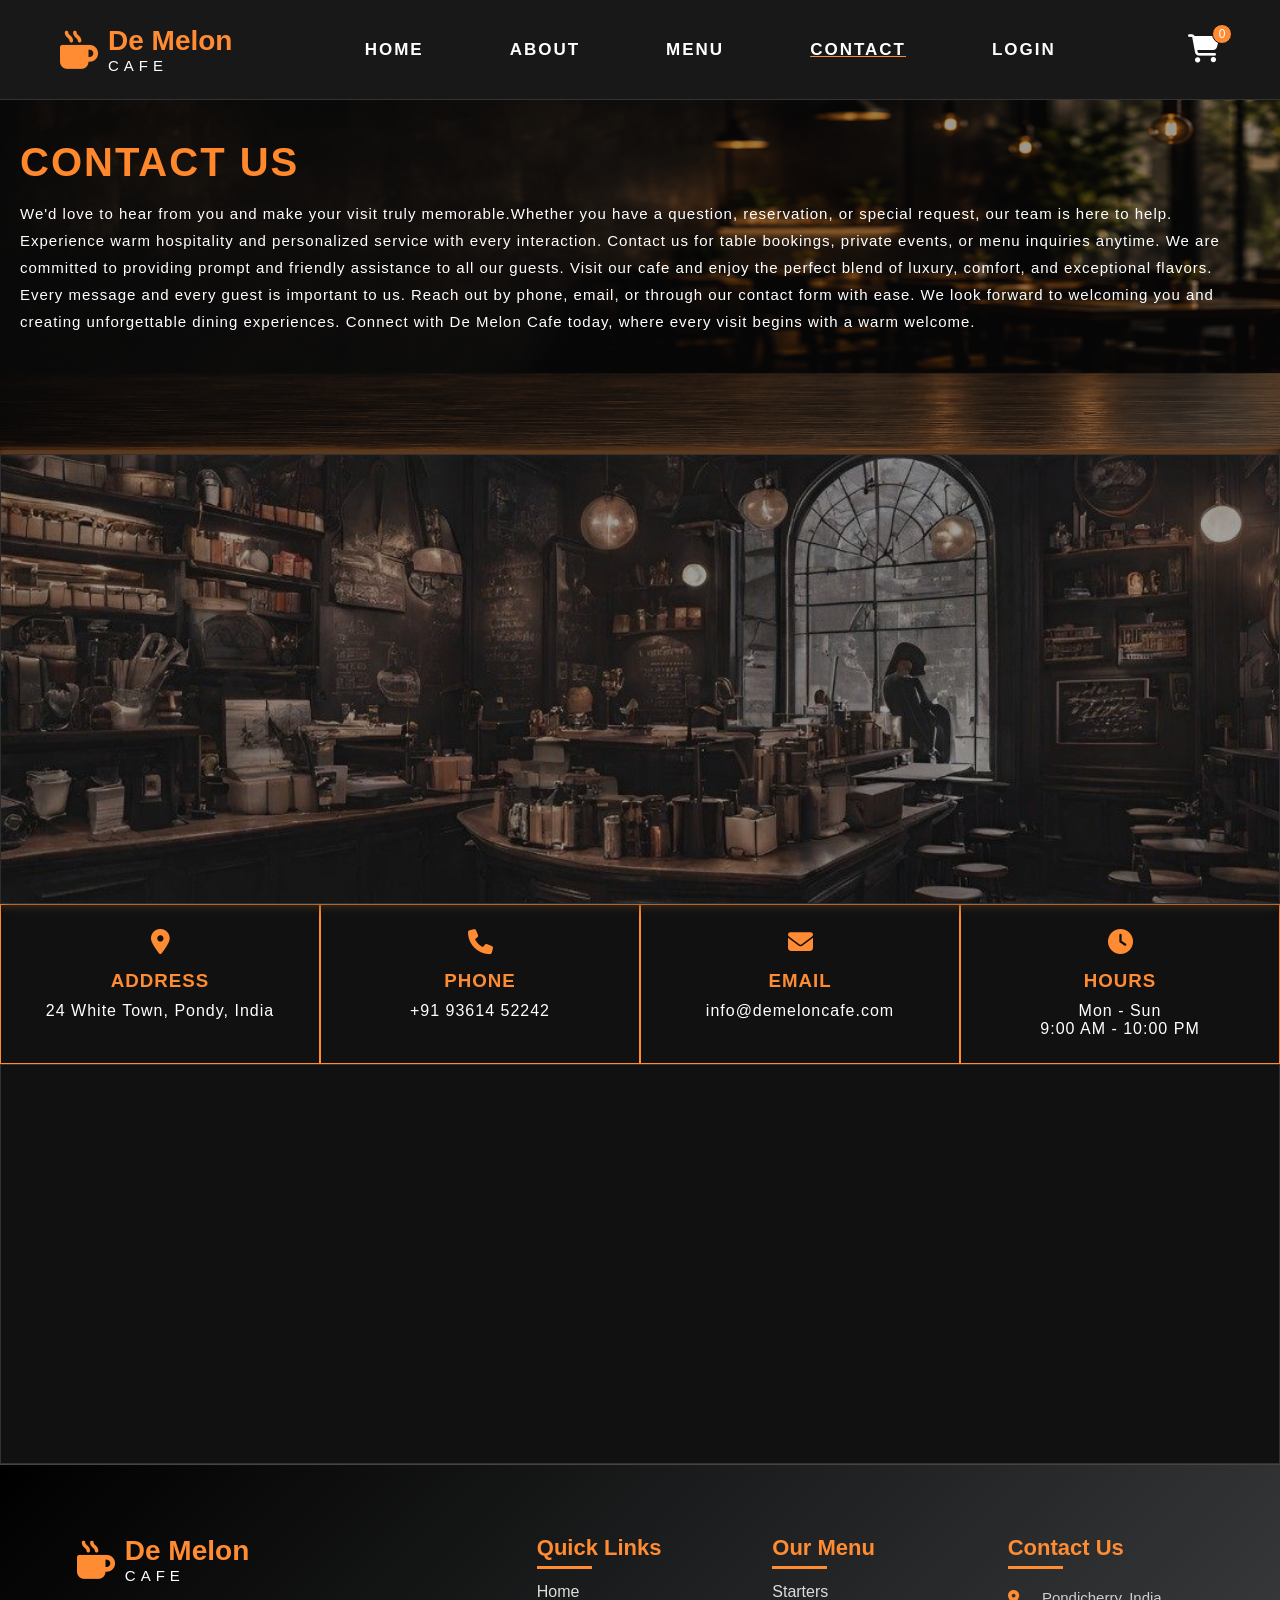
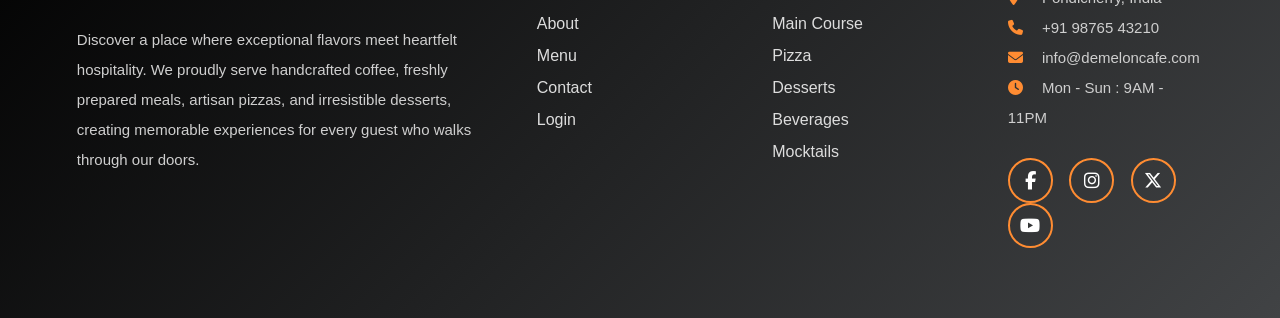
<file: 5. CONTACT/contact.html>
<!DOCTYPE html>
<html lang="en">

<head>
    <meta charset="UTF-8">
    <meta name="viewport" content="width=device-width, initial-scale=1.0">
    <title>CONTACT PAGE</title>
    <link rel="stylesheet" href="contact.css">
    <link rel="stylesheet" href="https://cdnjs.cloudflare.com/ajax/libs/font-awesome/6.6.0/css/all.min.css">

</head>

<body>

    <!------------------------------------------------- HEADER ------------------------------------------------------->

    <header class="header">

        <div class="logo">
            <i class="fa-solid fa-mug-hot"></i>
            <div>
                <h2> De Melon</h2>
                <span>CAFE</span>
            </div>
        </div>

        <nav>
            <ul>
                <li><a href="../index.html">HOME</a></li>
                <li><a href="../2. ABOUT/about.html">ABOUT</a></li>
                <li><a href="../3. MENU/menu.html">MENU</a></li>
                <li style="text-decoration:  underline;  color: #ff8c32;"><a href="contact.html">CONTACT</a></li>
                <li><a href="../6.LOGIN/login.html">LOGIN</a></li>

            </ul>
        </nav>

        <div class="cart">
            <a href="../3. MENU/cart.html">
                <i class="fa-solid fa-cart-shopping"></i>
                <span class="count">0</span>
            </a>
        </div>

    </header>

    <!------------------------------------------------- CONTACT ------------------------------------------------------->

    <section class="contact">

        <!-- contactimg -->

        <div class="contactimg">

            <img src="contact headimg.png" alt="Contact Us Image">

            <div class="contacttext">

                <h1>CONTACT US</h1>

                <p>
                    We'd love to hear from you and make your visit truly memorable.Whether you have a question,
                    reservation, or special request, our team is here to help.
                    Experience warm hospitality and personalized service with every interaction. Contact us for table
                    bookings, private events, or menu inquiries anytime.
                    We are committed to providing prompt and friendly assistance to all our guests.
                    Visit our cafe and enjoy the perfect blend of luxury, comfort, and exceptional flavors.
                    Every message and every guest is important to us.
                    Reach out by phone, email, or through our contact form with ease.
                    We look forward to welcoming you and creating unforgettable dining experiences.
                    Connect with De Melon Cafe today, where every visit begins with a warm welcome.
                </p>

            </div>

        </div>

        <!------------------------------------------------- CONTACT FORM ------------------------------------------------------->

        <div class="contactimg">
            <!-- formimg2 -->
            <div class="formimg">
                <img src="formimg.jpg" alt="">
            </div>
        </div>

    </section>

    <!------------------------------------------------- CONTACT IMG ------------------------------------------------------->

    <section class="contactinfo">

        <div class="box">
            <i class="fa-solid fa-location-dot"></i>
            <h3>ADDRESS</h3>
            <p>24 White Town, Pondy, India </p>
        </div>

        <div class="box">
            <i class="fa-solid fa-phone"></i>
            <h3>PHONE</h3>
            <p>+91 93614 52242</p>
        </div>

        <div class="box">
            <i class="fa-solid fa-envelope"></i>
            <h3>EMAIL</h3>
            <p>info@demeloncafe.com</p>
        </div>

        <div class="box">
            <i class="fa-solid fa-clock"></i>
            <h3>HOURS</h3>
            <p>Mon - Sun <br>9:00 AM - 10:00 PM</p>
        </div>

    </section>

    <!------------------------------------------------- CONTACT MAP ------------------------------------------------------->

    <section class="map">
        <iframe
            src="https://www.google.com/maps?q=Cafe+de+Melon,+6+St+Theresa+Street,+Mission+St,+Puducherry+605001&output=embed"
            width="100%" height="400" style="border: 1px solid #333 ;" allowfullscreen="" loading="lazy"
            referrerpolicy="no-referrer-when-downgrade">
        </iframe>
    </section>


    <!------------------------------------------------- FOOTER ------------------------------------------------------->


    <footer class="footer">

        <div class="footer-container">

            <!-- Logo -->

            <div class="footer-box">

                <div class="logoo">

                    <i class="fa-solid fa-mug-hot"></i>

                    <div>

                        <h2>De Melon</h2>

                        <span>CAFE</span>

                    </div>

                </div>

                <p>
                    Discover a place where exceptional flavors meet heartfelt hospitality. We proudly serve
                    handcrafted
                    coffee, freshly prepared meals, artisan pizzas, and irresistible desserts, creating memorable
                    experiences for every guest who walks through our doors.


                </p>

            </div>

            <!-- Quick Links -->

            <div class="footer-box">

                <h3>Quick Links</h3>

                <ul>

                    <li><a href="../1. HOME/index.html">Home</a></li>

                    <li><a href="../2. ABOUT/about.html">About</a></li>

                    <li><a href="../3. MENU/menu.html">Menu</a></li>

                    <li><a href="contact.html">Contact</a></li>

                    <li><a href="../6.LOGIN/login.html">Login</a></li>


                </ul>

            </div>

            <!-- Menu -->

            <div class="footer-box">

                <h3>Our Menu</h3>

                <ul>

                    <li><a href="../3. MENU/menu.html#starters">Starters</a></li>

                    <li><a href="../3. MENU/menu.html#main-course">Main Course</a></li>

                    <li><a href="../3. MENU/menu.html#pizza">Pizza</a></li>

                    <li><a href="../3. MENU/menu.html#desserts">Desserts</a></li>

                    <li><a href="../3. MENU/menu.html#beverages">Beverages</a></li>

                    <li><a href="../3. MENU/menu.html#mocktails">Mocktails</a></li>

                </ul>

            </div>

            <!-- Contact -->

            <div class="footer-box">

                <h3>Contact Us</h3>

                <p><i class="fa-solid fa-location-dot"></i> Pondicherry, India</p>

                <p><i class="fa-solid fa-phone"></i> +91 98765 43210</p>

                <p><i class="fa-solid fa-envelope"></i> info@demeloncafe.com</p>

                <p><i class="fa-solid fa-clock"></i> Mon - Sun : 9AM - 11PM</p>

                <div class="social-icons">

                    <a href="#"><i class="fab fa-facebook-f"></i></a>

                    <a href="#"><i class="fab fa-instagram"></i></a>

                    <a href="#"><i class="fab fa-x-twitter"></i></a>

                    <a href="#"><i class="fab fa-youtube"></i></a>

                </div>

            </div>

        </div>


    </footer>


</body>

</html>
</file>
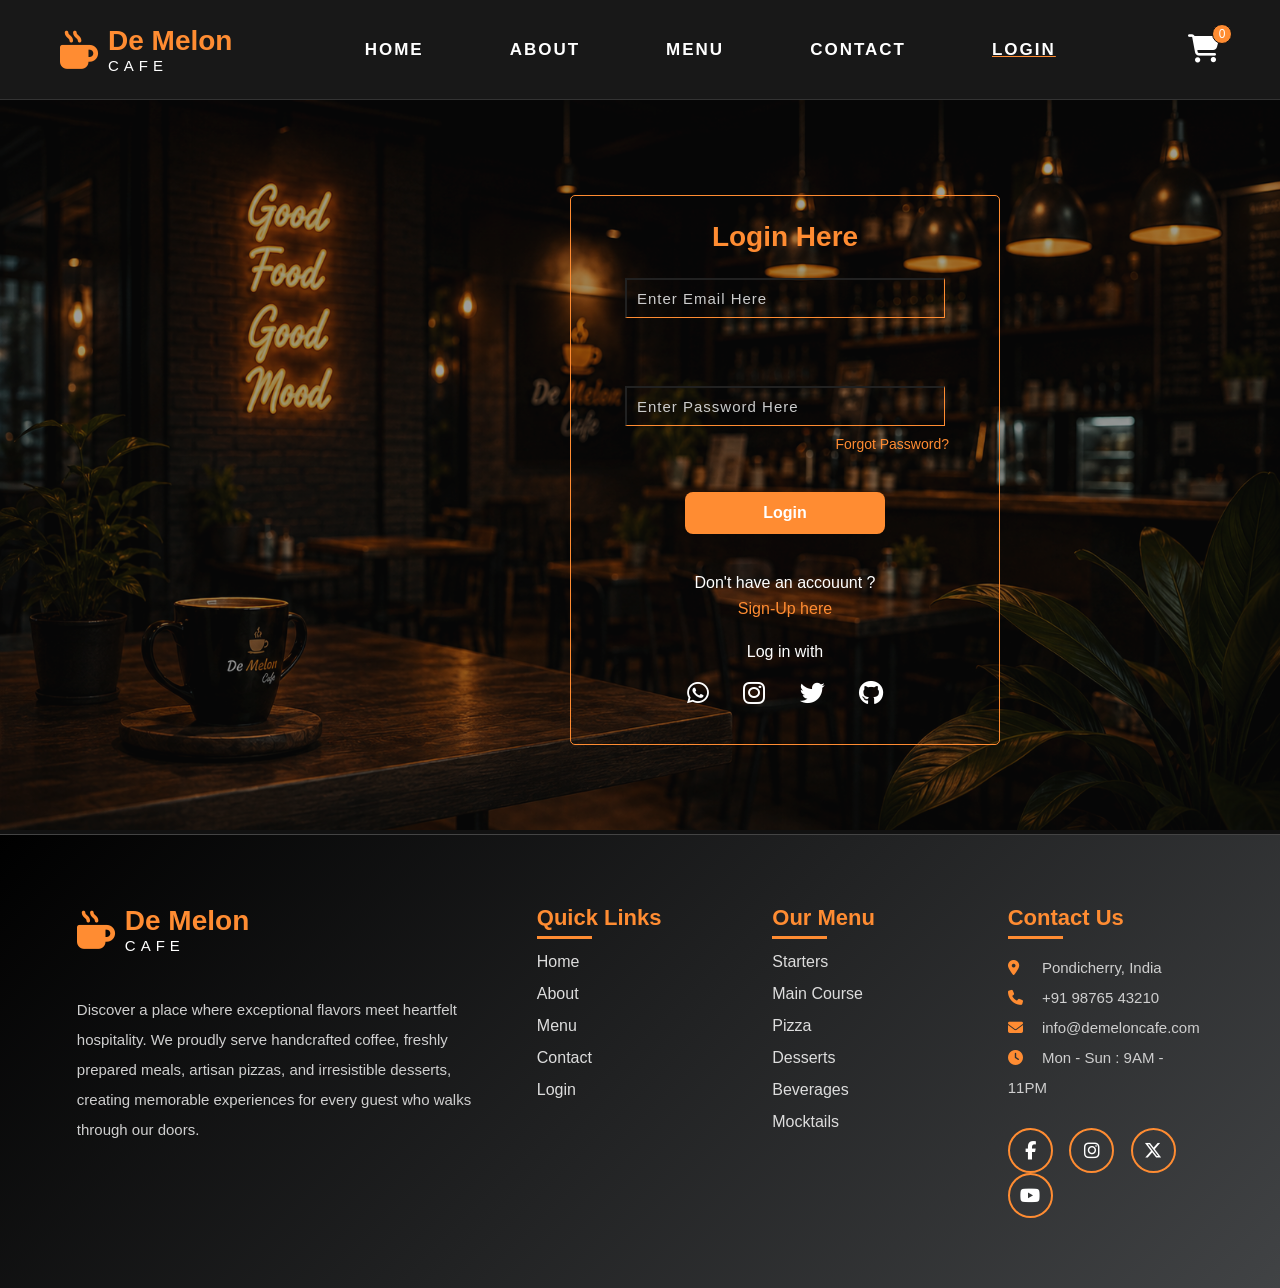
<file: 6.LOGIN/login.html>
<!DOCTYPE html>
<html lang="en">

<head>
    <meta charset="UTF-8">
    <meta name="viewport" content="width=device-width, initial-scale=1.0">
    <title>LOG-IN PAGE</title>
    <link rel="stylesheet" href="login.css">
    <link rel="stylesheet" href="https://cdnjs.cloudflare.com/ajax/libs/font-awesome/6.6.0/css/all.min.css">

</head>

<body>

    <!------------------------------------------------- HEADER ------------------------------------------------------->

    <header class="header">

        <div class="logo">
            <i class="fa-solid fa-mug-hot"></i>
            <div>
                <h2> De Melon</h2>
                <span>CAFE</span>
            </div>
        </div>

        <nav>
            <ul>
                <li><a href="../index.html">HOME</a></li>
                <li><a href="../2. ABOUT/about.html">ABOUT</a></li>
                <li><a href="../3. MENU/menu.html">MENU</a></li>
                <li><a href="../5. CONTACT/contact.html">CONTACT</a></li>
                <li style="text-decoration: underline; color: #ff8c32;">
                    <a href="login.html">LOGIN</a>
                </li>
            </ul>
        </nav>

        <div class="cart">
            <a href="../3. MENU/cart.html">
                <i class="fa-solid fa-cart-shopping"></i>
                <span class="count">0</span>
            </a>
        </div>

    </header>


    <!------------------------------------------------- LOGIN FORM ------------------------------------------------------->

    <!-- fromimg -->
    <div class="contactform">

        <div class="loginimg">

            <img src="loginimg.png" alt="">

        </div>

        <!-- form -->
        <form class="form">

            <h2>Login Here</h2>

            <input type="email"
                   name="email"
                   placeholder="Enter Email Here"
                   required><br>

            <input type="password"
                   name="password"
                   placeholder="Enter Password Here"
                   required>

            <a href="pass.html" class="forgot">
                Forgot Password?
            </a>

            <button type="submit" class="b2">Login</button>

            <p class="link">Don't have an accouunt ?</p>

            <a class="sign" href="signin.html">
                Sign-Up here
            </a>

            <p class="liw">Log in with</p>

            <div class="icon1">

                <a href="">
                    <i class="fa-brands fa-whatsapp"></i>
                </a>

                <a href="">
                    <i class="fa-brands fa-instagram"></i>
                </a>

                <a href="">
                    <i class="fa-brands fa-twitter"></i>
                </a>

                <a href="">
                    <i class="fa-brands fa-github"></i>
                </a>

            </div>

        </form>

    </div>



    <!------------------------------------------------- FOOTER ------------------------------------------------------->

    <footer class="footer">

        <div class="footer-container">

            <!-- Logo -->

            <div class="footer-box">

                <div class="logoo">

                    <i class="fa-solid fa-mug-hot"></i>

                    <div>

                        <h2>De Melon</h2>

                        <span>CAFE</span>

                    </div>

                </div>

                <p>
                    Discover a place where exceptional flavors meet heartfelt hospitality. We proudly serve handcrafted
                    coffee, freshly prepared meals, artisan pizzas, and irresistible desserts, creating memorable
                    experiences for every guest who walks through our doors.
                </p>

            </div>

            <!-- Quick Links -->

            <div class="footer-box">

                <h3>Quick Links</h3>

                <ul>

                    <li><a href="../1. HOME/index.html">Home</a></li>

                    <li><a href="../2. ABOUT/about.html">About</a></li>

                    <li><a href="../3. MENU/menu.html">Menu</a></li>

                    <li><a href="../5. CONTACT/contact.html">Contact</a></li>

                    <li><a href="login.html">Login</a></li>

                </ul>

            </div>

            <!-- Menu -->

            <div class="footer-box">

                <h3>Our Menu</h3>

                <ul>

                    <li><a href="../3. MENU/menu.html#starters">Starters</a></li>

                    <li><a href="../3. MENU/menu.html#main-course">Main Course</a></li>

                    <li><a href="../3. MENU/menu.html#pizza">Pizza</a></li>

                    <li><a href="../3. MENU/menu.html#desserts">Desserts</a></li>

                    <li><a href="../3. MENU/menu.html#beverages">Beverages</a></li>

                    <li><a href="../3. MENU/menu.html#mocktails">Mocktails</a></li>

                </ul>

            </div>

            <!-- Contact -->

            <div class="footer-box">

                <h3>Contact Us</h3>

                <p><i class="fa-solid fa-location-dot"></i> Pondicherry, India</p>

                <p><i class="fa-solid fa-phone"></i> +91 98765 43210</p>

                <p><i class="fa-solid fa-envelope"></i> info@demeloncafe.com</p>

                <p><i class="fa-solid fa-clock"></i> Mon - Sun : 9AM - 11PM</p>

                <div class="social-icons">

                    <a href="#">
                        <i class="fab fa-facebook-f"></i>
                    </a>

                    <a href="#">
                        <i class="fab fa-instagram"></i>
                    </a>

                    <a href="#">
                        <i class="fab fa-x-twitter"></i>
                    </a>

                    <a href="#">
                        <i class="fab fa-youtube"></i>
                    </a>

                </div>

            </div>

        </div>

    </footer>


    <script src="login.js"></script>

</body>

</html>
</file>
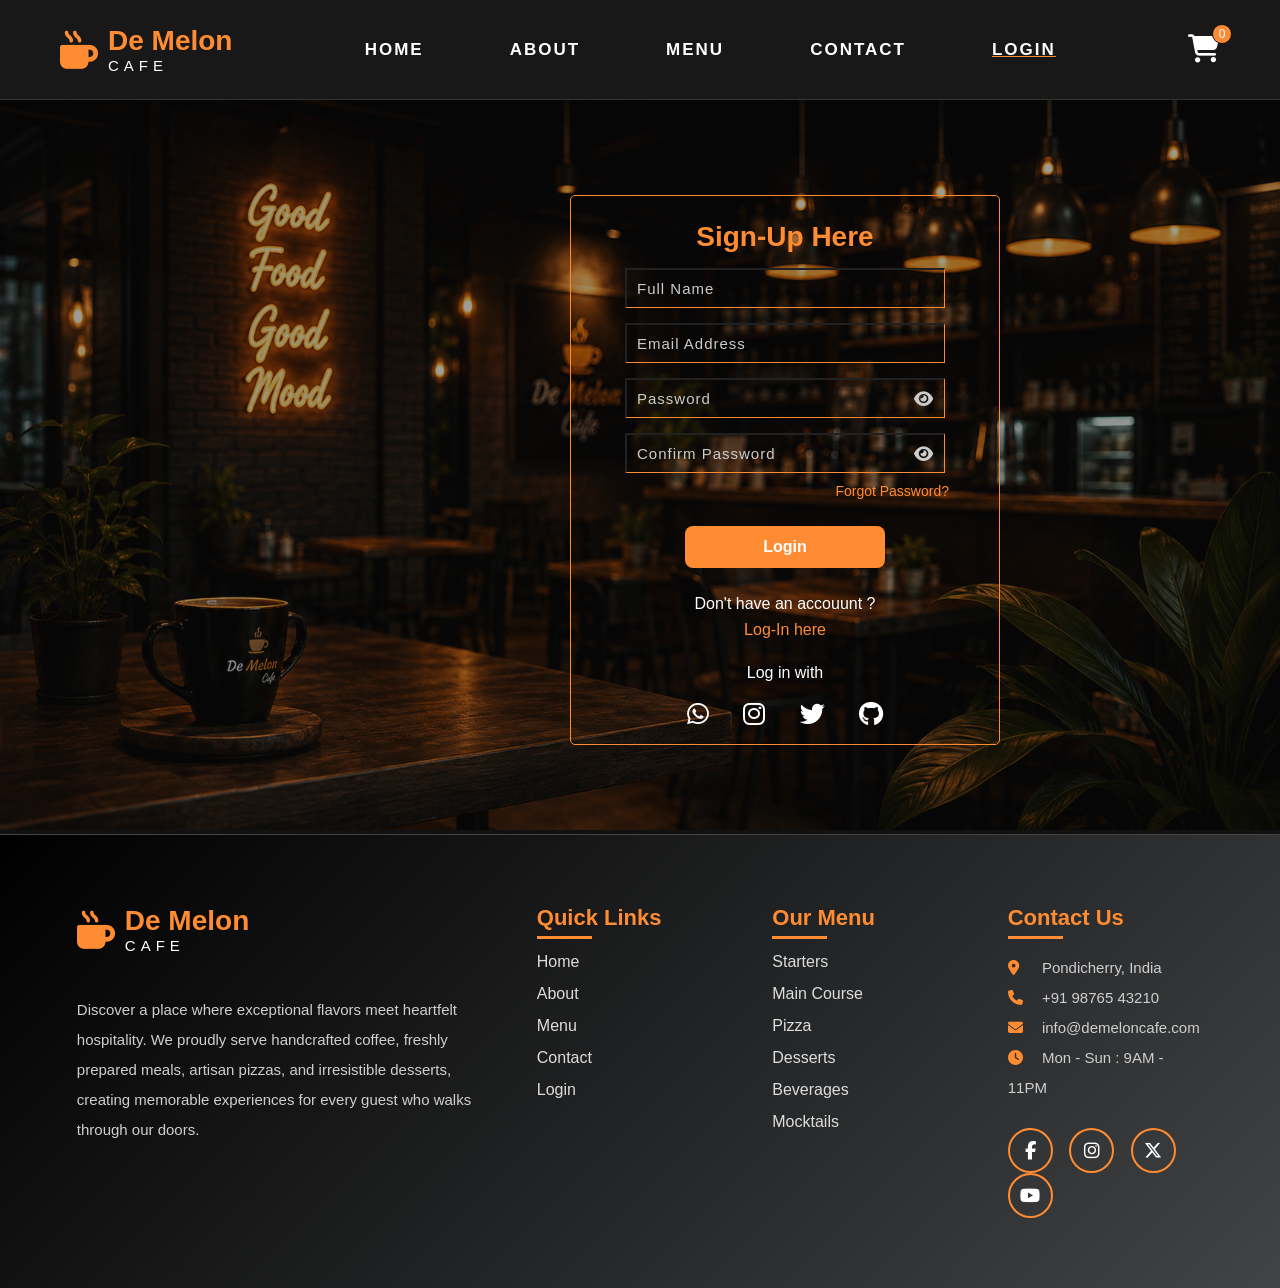
<file: 6.LOGIN/signin.html>
<!DOCTYPE html>
<html lang="en">

<head>
    <meta charset="UTF-8">
    <meta name="viewport" content="width=device-width, initial-scale=1.0">
    <title>SIGN-UP PAGE</title>
    <link rel="stylesheet" href="signin.css">
    <link rel="stylesheet" href="https://cdnjs.cloudflare.com/ajax/libs/font-awesome/6.6.0/css/all.min.css">

</head>

<body>

    <!------------------------------------------------- header ------------------------------------------------------->

    <header class="header">

        <div class="logo">
            <i class="fa-solid fa-mug-hot"></i>
            <div>
                <h2> De Melon</h2>
                <span>CAFE</span>
            </div>
        </div>

        <nav>
            <ul>
                <li><a href="../index.html">HOME</a></li>
                <li><a href="../2. ABOUT/about.html">ABOUT</a></li>
                <li><a href="../3. MENU/menu.html">MENU</a></li>
                <li><a href="../5. CONTACT/contact.html">CONTACT</a></li>
                <li style="text-decoration:  underline;  color: #ff8c32;"><a href="login.html">LOGIN</a></li>

            </ul>
        </nav>

        <div class="cart">
            <a href="../3. MENU/cart.html">
                <i class="fa-solid fa-cart-shopping"></i>
                <span class="count">0</span>
            </a>
        </div>

    </header>


    <!------------------------------------------------- LOGIN FORM ------------------------------------------------------->

    <!-- fromimg -->
    <div class="contactform">

        <div class="loginimg">

            <img src="loginimg.png" alt="">

        </div>

        <!-- form -->
        <form class="form">

            <h2>Sign-Up Here</h2>

            <input type="text" name="fullname" placeholder="Full Name" required>
            <input type="email" name="email" placeholder="Email Address" required>

            <div class="password-box">
                <input type="password" name="password" placeholder="Password" required>
                <i class="fa-solid fa-eye toggle-password"></i>
            </div>

            <div class="password-box">
                <input type="password" name="confirmPassword" placeholder="Confirm Password" required>
                <i class="fa-solid fa-eye toggle-password"></i>
            </div>

            <a href="pass.html" class="forgot">Forgot Password?</a>

            <button type="submit" class="b2">Login</button>

            <p class="link">Don't have an accouunt ?</p>
            <a class="sign" href="login.html">Log-In here</a>
            <p class="liw">Log in with</p>

            <div class="icon1">
                <a href=""><i class="fa-brands fa-whatsapp"></i></a>
                <a href=""><i class="fa-brands fa-instagram"></i></a>
                <a href=""><i class="fa-brands fa-twitter"></i></a>
                <a href=""><i class="fa-brands fa-github"></i></a>
            </div>

        </form>

    </div>



    <!------------------------------------------------- footer ------------------------------------------------------->

    <footer class="footer">

        <div class="footer-container">

            <!-- Logo -->

            <div class="footer-box">

                <div class="logoo">

                    <i class="fa-solid fa-mug-hot"></i>

                    <div>

                        <h2>De Melon</h2>

                        <span>CAFE</span>

                    </div>

                </div>

                <p>
                    Discover a place where exceptional flavors meet heartfelt hospitality. We proudly serve handcrafted
                    coffee, freshly prepared meals, artisan pizzas, and irresistible desserts, creating memorable
                    experiences for every guest who walks through our doors.


                </p>

            </div>

            <!-- Quick Links -->

            <div class="footer-box">

                <h3>Quick Links</h3>

                <ul>

                    <li><a href="../1. HOME/index.html">Home</a></li>

                    <li><a href="../2. ABOUT/about.html">About</a></li>

                    <li><a href="../3. MENU/menu.html">Menu</a></li>

                    <li><a href="../5. CONTACT/contact.html">Contact</a></li>

                    <li><a href="login.html">Login</a></li>


                </ul>

            </div>

            <!-- Menu -->

            <div class="footer-box">

                <h3>Our Menu</h3>

                <ul>

                    <li><a href="../3. MENU/menu.html#starters">Starters</a></li>

                    <li><a href="../3. MENU/menu.html#main-course">Main Course</a></li>

                    <li><a href="../3. MENU/menu.html#pizza">Pizza</a></li>

                    <li><a href="../3. MENU/menu.html#desserts">Desserts</a></li>

                    <li><a href="../3. MENU/menu.html#beverages">Beverages</a></li>

                    <li><a href="../3. MENU/menu.html#mocktails">Mocktails</a></li>

                </ul>

            </div>

            <!-- Contact -->

            <div class="footer-box">

                <h3>Contact Us</h3>

                <p><i class="fa-solid fa-location-dot"></i> Pondicherry, India</p>

                <p><i class="fa-solid fa-phone"></i> +91 98765 43210</p>

                <p><i class="fa-solid fa-envelope"></i> info@demeloncafe.com</p>

                <p><i class="fa-solid fa-clock"></i> Mon - Sun : 9AM - 11PM</p>

                <div class="social-icons">

                    <a href="#"><i class="fab fa-facebook-f"></i></a>

                    <a href="#"><i class="fab fa-instagram"></i></a>

                    <a href="#"><i class="fab fa-x-twitter"></i></a>

                    <a href="#"><i class="fab fa-youtube"></i></a>

                </div>

            </div>

        </div>


    </footer>

    <script src="signin.js">

    </script>


</body>

</html>
</file>
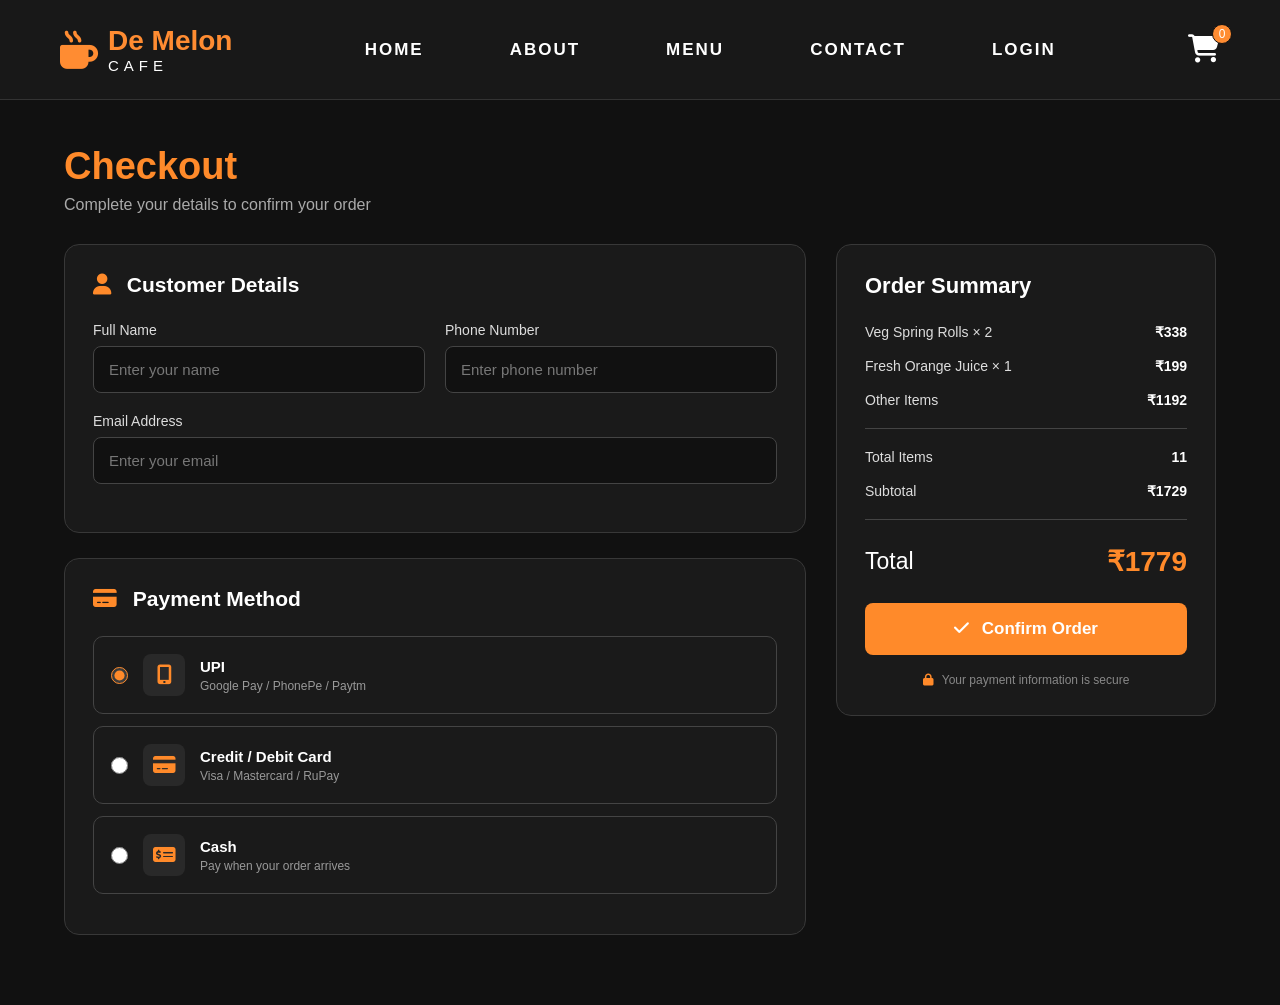
<file: CHECKOUT/checkout.html>
<!DOCTYPE html>
<html lang="en">

<head>
    <meta charset="UTF-8">
    <meta name="viewport" content="width=device-width, initial-scale=1.0">

    <title>CHECKOUT - De Melon Cafe</title>

    <link rel="stylesheet" href="checkout.css">

    <link rel="stylesheet" href="https://cdnjs.cloudflare.com/ajax/libs/font-awesome/6.6.0/css/all.min.css">

</head>

<body>

    <!------------------------------------------------- HEADER ------------------------------------------------------->

    <header class="header">

        <div class="logo">
            <i class="fa-solid fa-mug-hot"></i>
            <div>
                <h2> De Melon</h2>
                <span>CAFE</span>
            </div>
        </div>

        <nav>
            <ul>
                <li><a href="../index.html">HOME</a></li>
                <li><a href="../2. ABOUT/about.html">ABOUT</a></li>
                <li><a href="../3. MENU/menu.html">MENU</a></li>
                <li><a href="../5. CONTACT/contact.html">CONTACT</a></li>
                <li><a href="../6.LOGIN/login.html">LOGIN</a></li>
            </ul>
        </nav>

        <div class="cart">
            <a href="../3. MENU/cart.html">
                <i class="fa-solid fa-cart-shopping"></i>
                <span class="count">0</span>
            </a>
        </div>

    </header>


    <!------------------------------------------------ CHECKOUT CONTENT ------------------------------------------------>

    <main class="checkout-container">

        <h1>Checkout</h1>

        <p class="subtitle">
            Complete your details to confirm your order
        </p>


        <div class="checkout-grid">


            <!---------------------------------------------- LEFT SIDE ---------------------------------------------->

            <div class="checkout-left">


                <!-------------------------------- CUSTOMER DETAILS -------------------------------->

                <section class="checkout-box">

                    <h2>

                        <i class="fa-solid fa-user"></i>

                        Customer Details

                    </h2>


                    <div class="input-row">


                        <!-- NAME -->

                        <div class="input-group">

                            <label>
                                Full Name
                            </label>

                            <input type="text" id="name" placeholder="Enter your name" required>

                        </div>


                        <!-- PHONE -->

                        <div class="input-group">

                            <label>
                                Phone Number
                            </label>

                            <input type="tel" id="phone" placeholder="Enter phone number" maxlength="10" required>

                        </div>

                    </div>


                    <!-- EMAIL -->

                    <div class="input-group">

                        <label>
                            Email Address
                        </label>

                        <input type="email" id="email" placeholder="Enter your email" required>

                    </div>

                </section>


                <!------------------------------------------------- PAYMENT METHOD ------------------------------------------------------->


                <section class="checkout-box">

                    <h2>

                        <i class="fa-solid fa-credit-card"></i>

                        Payment Method

                    </h2>


                    <!-- UPI -->

                    <label class="payment-option">

                        <input type="radio" name="payment" value="upi" checked>

                        <span class="payment-icon">

                            <i class="fa-solid fa-mobile-screen-button"></i>

                        </span>


                        <span class="payment-text">

                            <strong>
                                UPI
                            </strong>

                            <small>
                                Google Pay / PhonePe / Paytm
                            </small>

                        </span>

                    </label>


                    <!-- CARD -->

                    <label class="payment-option">

                        <input type="radio" name="payment" value="card">

                        <span class="payment-icon">

                            <i class="fa-solid fa-credit-card"></i>

                        </span>


                        <span class="payment-text">

                            <strong>
                                Credit / Debit Card
                            </strong>

                            <small>
                                Visa / Mastercard / RuPay
                            </small>

                        </span>

                    </label>


                    <!-- CASH ON DELIVERY -->

                    <label class="payment-option">

                        <input type="radio" name="payment" value="cod">

                        <span class="payment-icon">

                            <i class="fa-solid fa-money-check-dollar"></i>

                        </span>


                        <span class="payment-text">

                            <strong>
                                Cash
                            </strong>

                            <small>
                                Pay when your order arrives
                            </small>

                        </span>

                    </label>

                </section>

            </div>


            <!--------------------------------------------- RIGHT SIDE ---------------------------------------------->

            <div class="checkout-right">

                <section class="order-summary">

                    <h2>
                        Order Summary
                    </h2>


                    <!-- ITEM 1 -->

                    <div class="summary-item">

                        <span>
                            Veg Spring Rolls × 2
                        </span>

                        <strong>
                            ₹338
                        </strong>

                    </div>


                    <!-- ITEM 2 -->

                    <div class="summary-item">

                        <span>
                            Fresh Orange Juice × 1
                        </span>

                        <strong>
                            ₹199
                        </strong>

                    </div>


                    <!-- OTHER ITEMS -->

                    <div class="summary-item">

                        <span>
                            Other Items
                        </span>

                        <strong>
                            ₹1192
                        </strong>

                    </div>


                    <hr>


                    <!-- TOTAL ITEMS -->

                    <div class="summary-item">

                        <span>
                            Total Items
                        </span>

                        <strong>
                            11
                        </strong>

                    </div>


                    <!-- SUBTOTAL -->

                    <div class="summary-item">

                        <span>
                            Subtotal
                        </span>

                        <strong>
                            ₹1729
                        </strong>

                    </div>


                    <hr>


                    <!-- TOTAL -->

                    <div class="total">

                        <span>
                            Total
                        </span>

                        <strong>
                            ₹1779
                        </strong>

                    </div>


                    <!-- CONFIRM BUTTON -->

                    <button class="confirm-btn" onclick="confirmOrder()">

                        <i class="fa-solid fa-check"></i>

                        Confirm Order

                    </button>


                    <!-- SECURITY -->

                    <p class="secure">

                        <i class="fa-solid fa-lock"></i>

                        Your payment information is secure

                    </p>

                </section>

            </div>

        </div>

    </main>


    <script src="checkout.js"></script>

</body>

</html>
</file>
<file: 1. HOME/home.css>
* {
    margin: 0;
    padding: 0;
    box-sizing: border-box;
    font-family: Arial, Helvetica, sans-serif;
    box-sizing: border-box;

}

body {
    background: #111;
    color: #fff;
}

/* ------------------------------------------------- HEADER ------------------------------------------------------- */

.header {
    top: 0;
    position: fixed;
    z-index: 1000;
    width: 100%;
    display: flex;
    padding: 25px 60px;
    justify-content: space-between;
    align-items: center;
    padding: 25px 60px;
    background: #181818;
    border-bottom: 1px solid #333;
}

.logo {
    display: flex;
    align-items: center;
    gap: 10px;
}

.logo i {
    color: #ff8c32;
    font-size: 38px;
}

.logo h2 {
    color: #ff8c32;
    font-size: 28px;
}

.logo span {
    color: #fff;
    font-size: 15px;
    display: block;
    letter-spacing: 5px;
}

nav ul {
    font-size: 17px;
    font-weight: 600;
    font-family: sans-serif;
    letter-spacing: 2px;
    list-style: none;
    display: flex;
    gap: 86px;
}

nav a {
    color: #fff;
    text-decoration: none;
    font-weight: 600;
    transition: .3s;
}

nav a:hover {
    color: #ff8c32;
}

nav a:active {
    color: #ff8c32;
}


/* ------------------------------------------------- CART ------------------------------------------------------- */

.cart {
    color: #fff;
    position: relative;
    font-size: 28px;
    cursor: pointer;

}

.cart a:hover i {
    color: #ff8c32;

}

.cart i {
    color: white;
}

.cart span {
    position: absolute;
    top: -10px;
    right: -12px;
    background: #ff8c32;
    color: #fff;
    width: 20px;
    height: 20px;
    border-radius: 50%;
    border: #111 solid 1px;
    display: flex;
    justify-content: center;
    align-items: center;
    font-size: 12px;
}

/* ------------------------------------------------- HEADER IMG ------------------------------------------------------- */


.headerimg img {
    padding-top: 100px;
    width: 100%;
    height: 100vh;
    object-fit: cover;
}

.headerimg .buttons2 {
    position: absolute;
    display: flex;
    top: 85%;
    left: 43%;
}

.headerimg .buttons2 .btn1 {
    letter-spacing: 3px;
    padding: 14px 25px;
    border-radius: 5px;
    background: transparent;
    border: solid 1px #ff8c32;
    color: #fff;
    font-size: 16px;
    font-weight: 60;
    cursor: pointer;
    transition: .3s;
}

.headerimg a {
    text-decoration: none;
}

.headerimg .buttons2 .btn1:hover {
    background: #ff8c32;
}

.headerimg .buttons2 .btn1:active {
    background: #ed6d11;
}

.headerimg .buttons2 i {
    padding-right: 10px;
}


/* <!------------------------------------------------- HAVE INFO ------------------------------------------------------- */

.haveinfo {
    display: flex;
    justify-content: center;
    flex-wrap: wrap;
}

.haveinfo .box {
    flex: 1 1 250px;
    border: #ff8c32 solid 1px;
    padding: 25px;
    text-align: center;
}

.haveinfo i {
    font-size: 25px;
    margin-bottom: 15px;
    color: #ff8c32;

}

.haveinfo h3 {
    font-size: 20px;
    font-family: sans-serif;
    letter-spacing: 1px;
    margin-bottom: 10px;
    color: #ff8c32;
}

.haveinfo .box .flex {
    justify-content: center;
    display: flex;
    gap: 10px;
}


.haveinfo h5 {
    font-size: 17px;
    font-family: sans-serif;
    letter-spacing: 1px;
    padding: 10px;
    font-weight: 200;
}


/* ------------------------------------------------- FOOTER ------------------------------------------------------- */


.footer {
    border-top: 1px solid #444;
    background: linear-gradient(135deg, #000000, #414345);
    color: #fff;
    padding: 70px 6% 70px;
}


.footer-container {
    display: grid;
    grid-template-columns: 420px 1fr 1fr 1fr;
    justify-content: space-evenly;
    gap: 40px;
}


/* ------------------------------------------------- LOGO ------------------------------------------------------- */


.logoo {
    display: flex;
    align-items: center;
    margin-bottom: 40px;
}

.logoo i {
    font-size: 38px;
    color: #ff8c32;
    margin-right: 10px;
}

.logoo h2 {
    font-size: 28px;
    color: #ff8c32;
    font-weight: 700;
}

.logoo span {
    color: #ffffff;
    letter-spacing: 5px;
    font-size: 15px;
}

.footer-box p {
    color: #cfcfcf;
    line-height: 30px;
    font-size: 15px;
}

/* ------------------------------------------------- HEADINGS ------------------------------------------------------- */


.footer-box h3 {
    color: #ff8c32;
    margin-bottom: 22px;
    font-size: 22px;
    position: relative;
}

.footer-box h3::after {
    content: "";
    position: absolute;
    left: 0;
    bottom: -8px;
    width: 55px;
    height: 3px;
    background: #ff8c32;
}

/* LINKS */

.footer-box ul {
    list-style: none;
    padding-top: px;
}

.footer-box ul li {
    margin: 14px 0;
}

.footer-box ul li a {
    text-decoration: none;
    color: #ddd;
    transition: .4s;
    display: inline-block;
}

.footer-box ul li a:hover {
    color: #ff8c32;
    transform: translateX(8px);
}

/* HEADER */

.footer-box p i {
    color: #ff8c32;
    margin-right: 10px;
    width: 20px;
}

/* ICONS */

.social-icons {
    margin-top: 25px;
}

.social-icons a {
    width: 45px;
    height: 45px;
    display: inline-flex;
    justify-content: center;
    align-items: center;
    border: 2px solid #ff8c32;
    border-radius: 50%;
    color: #ffffff;
    margin-right: 12px;
    text-decoration: none;
    transition: .4s;
    font-size: 18px;
}

.social-icons a:hover {
    background: #ff8c32;
    color: #111;
    transform: translateY(-6px);
}


/* ------------------------------------------------- MEDIA QUERY ------------------------------------------------------- */

@media (max-width: 768px) {

    /* HEADER */

    .header {
        padding: 15px 20px;
        display: flex;
        align-items: center;
        justify-content: space-between;
        flex-wrap: wrap;
    }

    .logo {
        display: flex;
        align-items: center;
    }

    .logo i {
        font-size: 28px;
    }

    .logo h2 {
        font-size: 20px;
    }

    .logo span {
        font-size: 11px;
        letter-spacing: 3px;
    }


    /* NAVBAR */

    nav {
        width: auto;
        margin: 0;
    }

    nav ul {
        display: flex;
        align-items: center;
        justify-content: center;
        gap: 20px;
        font-size: 11px;
        letter-spacing: 1px;
    }

    nav ul li {
        white-space: nowrap;
    }

    nav a {
        display: block;
    }


    /* CART */

    .cart {
        display: flex;
        align-items: center;
        justify-content: center;
        font-size: 25px;
        margin-left: 10px;
    }


    /* HEADER IMAGE */

    .headerimg img {
        padding-top: 100px;
        width: 100%;
        height: 100vh;
        object-fit: cover;
    }

    .headerimg .buttons2 {
        gap: 15px;
        top: 82%;
        left: 50%;
        transform: translateX(-50%);
        width: 100%;
        justify-content: center;
    }

    .headerimg .buttons2 .btn1 {
        padding: 10px 15px;
        font-size: 11px;
        letter-spacing: 1px;
    }


    /* HAVE INFO */

    .haveinfo {
        display: flex;
        flex-direction: column;
    }

    .haveinfo .box {
        width: 100%;
    }


    /* FOOTER */

    .footer {
        padding: 50px 25px;
    }

    .footer-container {
        grid-template-columns: 1fr;
        gap: 35px;
    }

}


/* ------------------------------------------------- SMALL MOBILE ------------------------------------------------------- */

@media (max-width: 480px) {

    /* HEADER */

    .header {
        padding: 12px 15px;
    }

    .logo i {
        font-size: 25px;
    }

    .logo h2 {
        font-size: 18px;
    }

    .logo span {
        font-size: 9px;
        letter-spacing: 2px;
    }


    /* NAVBAR */

    nav {
        width: 100%;
        order: 3;
        margin-top: 12px;
    }

    nav ul {
        width: 100%;
        display: flex;
        align-items: center;
        justify-content: space-between;
        gap: 0;
        font-size: 10px;
        letter-spacing: 0.5px;
    }

    nav ul li {
        white-space: nowrap;
    }


    /* CART */

    .cart {
        font-size: 23px;
        margin-left: auto;
    }


    /* HEADER IMAGE */

    .headerimg img {
        padding-top: 105px;
        height: 100vh;
    }

    .headerimg .buttons2 {
        top: 82%;
        gap: 8px;
    }

    .headerimg .buttons2 .btn1 {
        padding: 9px 10px;
        font-size: 9px;
    }


    /* HAVE INFO */

    .haveinfo .box {
        padding: 20px 10px;
    }


    /* FOOTER */

    .footer {
        padding: 40px 20px;
    }

    .footer-container {
        grid-template-columns: 1fr;
    }

}
</file>
<file: 2. ABOUT/about.css>
* {
    margin: 0;
    padding: 0;
    box-sizing: border-box;
    font-family: Arial, Helvetica, sans-serif;
    box-sizing: border-box;

}

body {
    background: #111;
    color: #fff;
}

/* <!------------------------------------------------- header ------------------------------------------------------- */


.header {
    top: 0;
    position: fixed;
    z-index: 1000;
    width: 100%;
    display: flex;
    padding: 25px 60px;
    justify-content: space-between;
    align-items: center;
    padding: 25px 60px;
    background: #181818;
    border-bottom: 1px solid #333;
}

.logo {
    display: flex;
    align-items: center;
    gap: 10px;
}

.logo i {
    color: #ff8c32;
    font-size: 38px;
}

.logo h2 {
    color: #ff8c32;
    font-size: 28px;
}

.logo span {
    color: #fff;
    font-size: 15px;
    display: block;
    letter-spacing: 5px;
}

/* NAV */

nav ul {
    font-size: 17px;
    font-weight: 600;
    font-family: sans-serif;
    letter-spacing: 2px;
    list-style: none;
    display: flex;
    gap: 86px;
}

nav a {
    color: #fff;
    text-decoration: none;
    font-weight: 600;
    transition: .3s;
}

nav a:hover {
    color: #ff8c32;
}

/* CART */

.cart {
    color: #fff;
    position: relative;
    font-size: 28px;
    cursor: pointer;

}

.cart :hover i {
    color: #ff8c32;

}

.cart i {
    color: white;
}

.cart span {
    position: absolute;
    top: -10px;
    right: -12px;
    background: #ff8c32;
    color: #fff;
    width: 20px;
    height: 20px;
    border-radius: 50%;
    border: #111 solid 1px;
    display: flex;
    justify-content: center;
    align-items: center;
    font-size: 12px;
}

/* ------------------------------------------------- ABOUT HEAD ------------------------------------------------------- */

.about .aboutimg img {
    padding-top: 100px;
    width: 100%;
    height: 450px;
    opacity: 0.4;
    box-shadow: 2px 2px 10px #2d2926, -2px -2px 10px #ff882d;
}

.about .abouttext {
    position: absolute;
    top: 120px;
}

.about .abouttext h1 {
    padding-top: 20px;
    padding-left: 20px;
    font-family: sans-serif;
    letter-spacing: 2px;
    font-size: 40px;
    color: #ff882d;
    margin-bottom: 15px;
}

.about .abouttext p {
    letter-spacing: 1px;
    padding-left: 20px;
    padding-right: 20px;
    font-weight: 400;
    font-family: sans-serif;
    font-size: 15px;
    color: #fff;
    line-height: 1.8;
}


/* about container */

.about-container {
    box-shadow: 2px 15px 15px #2f2d2c;
    width: 90%;
    max-width: 1500px;
    margin: 50px auto;
}

.row {
    display: flex;
    width: 100%;
}

.box {
    flex: 1;
    height: 350px;
}

.image-box img {
    border: #ff8c32 solid 1px;
    width: 100%;
    height: 100%;
    object-fit: cover;
    display: block;
}

.text-box {
    font-family: sans-serif;
    background: #181818;
    padding: 40px;
    display: flex;
    flex-direction: column;
    justify-content: center;
}

.text-box h2 {
    font-size: 32px;
    color: #ff882d;
    margin-bottom: 20px;
}

.text-box p {
    font-size: 16px;
    line-height: 1.8;
    color: #ddd;
}



/* ------------------------------------------------- FOOTER ------------------------------------------------------- */


.footer {
    border-top: 1px solid #444;
    margin-top: -4px;
    background: linear-gradient(135deg, #000000, #414345);
    color: #fff;
    padding: 70px 6% 70px;
}


.footer-container {
    display: grid;
    grid-template-columns: 420px 1fr 1fr 1fr;
    justify-content: space-evenly;
    gap: 40px;
}


/* LOGO */

.logoo {
    display: flex;
    align-items: center;
    margin-bottom: 40px;
}

.logoo i {
    font-size: 38px;
    color: #ff8c32;
    margin-right: 10px;
}

.logoo h2 {
    font-size: 28px;
    color: #ff8c32;
    font-weight: 700;
}

.logoo span {
    color: #ffffff;
    letter-spacing: 5px;
    font-size: 15px;
}

.footer-box p {
    color: #cfcfcf;
    line-height: 30px;
    font-size: 15px;
}

/* HEADINGS */

.footer-box h3 {
    color: #ff8c32;
    margin-bottom: 22px;
    font-size: 22px;
    position: relative;
}

.footer-box h3::after {
    content: "";
    position: absolute;
    left: 0;
    bottom: -8px;
    width: 55px;
    height: 3px;
    background: #ff8c32;
}

/* LINKS */

.footer-box ul {
    list-style: none;
    padding-top: px;
}

.footer-box ul li {
    margin: 14px 0;
}

.footer-box ul li a {
    text-decoration: none;
    color: #ddd;
    transition: .4s;
    display: inline-block;
}

.footer-box ul li a:hover {
    color: #ff8c32;
    transform: translateX(8px);
}

.footer-box p i {
    color: #ff8c32;
    margin-right: 10px;
    width: 20px;
}

/* SOCIAL ICONS */

.social-icons {
    margin-top: 25px;
}

.social-icons a {
    width: 45px;
    height: 45px;
    display: inline-flex;
    justify-content: center;
    align-items: center;
    border: 2px solid #ff8c32;
    border-radius: 50%;
    color: #ffffff;
    margin-right: 12px;
    text-decoration: none;
    transition: .4s;
    font-size: 18px; 
}

.social-icons a:hover {
    background: #ff8c32;
    color: #111;
    transform: translateY(-6px);
}

/* ------------------------------------------------- MEDIA QUERY ------------------------------------------------------- */

 
 
/* ------------------------------------------------- MEDIA QUERY ------------------------------------------------------- */ 
 
@media (max-width: 768px) { 
 
    /* HEADER */ 
 
    .header { 
        padding: 15px 20px; 
        display: flex; 
        align-items: center; 
        justify-content: space-between; 
        flex-wrap: wrap; 
    } 
 
    .logo { 
        display: flex; 
        align-items: center; 
    } 
 
    .logo i { 
        font-size: 28px; 
    } 
 
    .logo h2 { 
        font-size: 20px; 
    } 
 
    .logo span { 
        font-size: 11px; 
        letter-spacing: 3px; 
    } 
 
 
    /* NAVBAR */ 
 
    nav { 
        width: auto; 
        margin: 0; 
    } 
 
    nav ul { 
        display: flex; 
        align-items: center; 
        justify-content: center; 
        gap: 20px; 
        font-size: 11px; 
        letter-spacing: 1px; 
    } 
 
    nav ul li { 
        white-space: nowrap; 
    } 
 
    nav a { 
        display: block; 
    } 
 
 
    /* CART */ 
 
    .cart { 
        display: flex; 
        align-items: center; 
        justify-content: center; 
        font-size: 25px; 
        margin-left: 10px; 
    } 
 
 
    /* ABOUT HEAD */ 
 
    .about .aboutimg img { 
        padding-top: 100px; 
        width: 100%; 
        height: 400px; 
        object-fit: cover; 
    } 
 
    .about .abouttext { 
        top: 120px; 
        width: 100%; 
    } 
 
    .about .abouttext h1 { 
        padding-top: 15px; 
        padding-left: 20px; 
        font-size: 32px; 
        margin-bottom: 10px; 
    } 
 
    .about .abouttext p { 
        padding-left: 20px; 
        padding-right: 20px; 
        font-size: 13px; 
        line-height: 1.7; 
    } 
 
 
    /* ABOUT CONTAINER */ 
 
    .about-container { 
        width: 92%; 
        margin: 40px auto; 
    } 
 
    .row { 
        display: flex; 
        flex-direction: column; 
        width: 100%; 
    } 
 
    .box { 
        width: 100%; 
        height: 300px; 
        flex: none; 
    } 
 
    .image-box img { 
        width: 100%; 
        height: 100%; 
        object-fit: cover; 
    } 
 
    .text-box { 
        padding: 30px; 
    } 
 
    .text-box h2 { 
        font-size: 27px; 
        margin-bottom: 15px; 
    } 
 
    .text-box p { 
        font-size: 14px; 
        line-height: 1.7; 
    } 
 
 
    /* FOOTER */ 
 
    .footer { 
        padding: 50px 25px; 
    } 
 
    .footer-container { 
        grid-template-columns: 1fr; 
        gap: 35px; 
    } 
 
    .logoo { 
        margin-bottom: 30px; 
    } 
 
    .footer-box p { 
        font-size: 14px; 
        line-height: 27px; 
    } 
 
    .footer-box h3 { 
        font-size: 20px; 
    } 
 
} 
 
 
/* ------------------------------------------------- SMALL MOBILE ------------------------------------------------------- */ 
 
@media (max-width: 480px) { 
 
    /* HEADER */ 
 
    .header { 
        padding: 12px 15px; 
    } 
 
    .logo i { 
        font-size: 25px; 
    } 
 
    .logo h2 { 
        font-size: 18px; 
    } 
 
    .logo span { 
        font-size: 9px; 
        letter-spacing: 2px; 
    } 
 
 
    /* NAVBAR */ 
 
    nav { 
        width: 100%; 
        order: 3; 
        margin-top: 12px; 
    } 
 
    nav ul { 
        width: 100%; 
        display: flex; 
        align-items: center; 
        justify-content: space-between; 
        gap: 0; 
        font-size: 10px; 
        letter-spacing: 0.5px; 
    } 
 
    nav ul li { 
        white-space: nowrap; 
    } 
 
 
    /* CART */ 
 
    .cart { 
        font-size: 23px; 
        margin-left: auto; 
    } 
 
 
    /* ABOUT HEAD */ 
 
    .about .aboutimg img { 
        padding-top: 105px; 
        height: 330px; 
    } 
 
    .about .abouttext { 
        top: 105px; 
    } 
 
    .about .abouttext h1 { 
        padding-top: 10px; 
        padding-left: 15px; 
        font-size: 27px; 
        margin-bottom: 8px; 
    } 
 
    .about .abouttext p { 
        padding-left: 15px; 
        padding-right: 15px; 
        font-size: 11px; 
        line-height: 1.6; 
    } 
 
 
    /* ABOUT CONTAINER */ 
 
    .about-container { 
        width: 94%; 
        margin: 30px auto; 
    } 
 
    .row { 
        flex-direction: column; 
    } 
 
    .box { 
        width: 100%; 
        height: 250px; 
    } 
 
    .image-box img { 
        width: 100%; 
        height: 100%; 
    } 
 
    .text-box { 
        padding: 25px 20px; 
    } 
 
    .text-box h2 { 
        font-size: 23px; 
        margin-bottom: 12px; 
    } 
 
    .text-box p { 
        font-size: 13px; 
        line-height: 1.6; 
    } 
 
 
    /* FOOTER */ 
 
    .footer { 
        padding: 40px 20px; 
    } 
 
    .footer-container { 
        grid-template-columns: 1fr; 
        gap: 30px; 
    } 
 
    .logoo { 
        margin-bottom: 25px; 
    } 
 
    .logoo i { 
        font-size: 32px; 
    } 
 
    .logoo h2 { 
        font-size: 22px; 
    } 
 
    .logoo span { 
        font-size: 11px; 
        letter-spacing: 3px; 
    } 
 
    .footer-box h3 { 
        font-size: 18px; 
    } 
 
    .footer-box p { 
        font-size: 13px; 
        line-height: 24px; 
    } 
 
    .footer-box ul li { 
        margin: 12px 0; 
    } 
 
    .social-icons a { 
        width: 40px; 
        height: 40px; 
        font-size: 16px; 
        margin-right: 8px; 
    } 
 
}
</file>
<file: 3. MENU/cart.css>
* {
    margin: 0;
    padding: 0;
    box-sizing: border-box;
    font-family: Arial, Helvetica, sans-serif;
}

body {
    background: #111;
    color: #fff;
}


/* <!------------------------------------------------- header ------------------------------------------------------- */


.header {
    top: 0;
    position: fixed;
    z-index: 1000;
    width: 100%;
    display: flex;
    padding: 25px 60px;
    justify-content: space-between;
    align-items: center;
    padding: 25px 60px;
    background: #181818;
    border-bottom: 1px solid #333;
}

.logo {
    display: flex;
    align-items: center;
    gap: 10px;
}

.logo i {
    color: #ff8c32;
    font-size: 38px;
}

.logo h2 {
    color: #ff8c32;
    font-size: 28px;
}

.logo span {
    color: #fff;
    font-size: 15px;
    display: block;
    letter-spacing: 5px;
}

/* NAV */

nav ul {
    font-size: 17px;
    font-weight: 600;
    font-family: sans-serif;
    letter-spacing: 2px;
    list-style: none;
    display: flex;
    gap: 86px;
}

nav a {
    color: #fff;
    text-decoration: none;
    font-weight: 600;
    transition: .3s;
}

nav a:hover {
    color: #ff8c32;
}

/* CART */

.cart {
    color: #fff;
    position: relative;
    font-size: 28px;
    cursor: pointer;

}

.cart a:hover i {
    color: #ff8c32;

}

.cart i {
    color: white;
}

.cart span {
    position: absolute;
    top: -10px;
    right: -12px;
    background: #ff8c32;
    color: #fff;
    width: 20px;
    height: 20px;
    border-radius: 50%;
    border: #111 solid 1px;
    display: flex;
    justify-content: center;
    align-items: center;
    font-size: 12px;
}

/* ------------------------------------------------- CART PAGE ------------------------------------------------------- */


.cart-page {
    width: 90%;
    max-width: 1200px;
    margin: auto;
    padding-top: 160px;
    padding-bottom: 80px;
}

.cart-page h1 {
    text-align: center;
    color: #ff8c32;
    font-size: 42px;
    letter-spacing: 3px;
}

.subtitle {
    text-align: center;
    color: #ccc;
    margin-top: 12px;
    margin-bottom: 45px;
}


/* ------------------------------------------------- CART ITEMS ------------------------------------------------------- */


.cart-container {
    display: flex;
    flex-direction: column;
    gap: 20px;
}

.cart-item {
    display: grid;
    grid-template-columns: 120px 1fr 120px 180px 120px;
    align-items: center;
    gap: 25px;
    padding: 20px;
    background: #1a1a1a;
    border: 1px solid #444;
    border-radius: 12px;
    transition: 0.3s;
}

.cart-item:hover {
    border-color: #ff8c32;
    transform: translateY(-2px);
}


/* IMAGE */

.cart-item img {
    width: 120px;
    height: 100px;
    object-fit: cover;
    border-radius: 10px;
}


/* PRODUCT */

.cart-product h2 {
    font-size: 20px;
    margin-bottom: 8px;
}

.cart-product p {
    color: #aaa;
    font-size: 14px;
}


/* PRICE */

.cart-price {
    color: #ff8c32;
    font-size: 20px;
    font-weight: bold;
}


/* QUANTITY */

.quantity {
    display: flex;
    align-items: center;
    gap: 12px;
}

.quantity button {
    width: 35px;
    height: 35px;
    border: none;
    background: #ff8c32;
    color: #fff;
    border-radius: 6px;
    cursor: pointer;
    font-size: 18px;
    font-weight: bold;
}

.quantity button:hover {
    background: #c46b1c;
}

.quantity button a:active {
    background: #ff8c32;
}

.quantity span {
    min-width: 25px;
    text-align: center;
    font-size: 18px;
}


/* SUBTOTAL */

.item-subtotal {
    color: #fff;
    font-size: 18px;
    font-weight: bold;
}


/* REMOVE */

.remove-btn {
    border: none;
    background: transparent;
    color: #ff5c5c;
    cursor: pointer;
    font-size: 20px;
}

.remove-btn:hover {
    color: #ff8c32;
}


/*------------------------------------------------- CART SUMMARY -------------------------------------------------------*/


.cart-summary {
    width: 450px;

    margin: 40px 0 0 auto;

    padding: 30px;

    background: #1a1a1a;

    border: 1px solid #444;

    border-radius: 12px;
}

.summary-row,
.total-row {
    display: flex;

    justify-content: space-between;

    align-items: center;

    margin-bottom: 18px;
}

.summary-row span {
    color: #ccc;
}

.summary-row strong {
    color: #fff;
}

.cart-summary hr {
    border: none;
    border-top: 1px solid #444;
    margin: 20px 0;
}

.total-row {
    font-size: 24px;
    color: #ff8c32;
}

.total-row strong {
    color: #ff8c32;
}


/* CHECKOUT */

.checkout-btn {
    display: block;
    text-align: center;
    text-decoration: none;
    width: 100%;
    padding: 14px;
    margin-top: 20px;
    border: none;
    border-radius: 7px;
    background: #ff8c32;
    color: #fff;
    font-size: 16px;
    font-weight: bold;
    cursor: pointer;
    transition: 0.3s;
}

.checkout-btn:hover {
    background: #af5c14;
}


/* CLEAR */

.clear-btn {
    width: 100%;
    padding: 12px;
    margin-top: 12px;
    border: 1px solid #ff5c5c;
    border-radius: 7px;
    background: transparent;
    color: #ff5c5c;
    cursor: pointer;
    font-weight: bold;
}

.clear-btn:hover {
    background: #ff5c5c;
    color: #fff;
}


/* ------------------------------------------------- EMPTY CART ------------------------------------------------------- */


.empty-cart {
    display: none;
    text-align: center;
    padding: 70px 20px;
}

.empty-cart i {
    color: #ff8c32;
    font-size: 70px;
    margin-bottom: 25px;
}

.empty-cart h2 {
    font-size: 28px;
    margin-bottom: 10px;
}

.empty-cart p {
    color: #aaa;
    margin-bottom: 25px;
}

.empty-cart a {
    display: inline-block;
    padding: 12px 25px;
    background: #ff8c32;
    color: #fff;
    text-decoration: none;
    border-radius: 6px;
    font-weight: bold;
}

.empty-cart a:hover {
    background: #af5c14;
}

/* ------------------------------------------------- FOOTER ------------------------------------------------------- */


.footer {
    border-top: 1px solid #444;
    margin-top: 80px;
    background: linear-gradient(135deg, #000000, #414345);
    color: #fff;
    padding: 70px 6% 70px;
}


.footer-container {
    display: grid;
    grid-template-columns: 420px 1fr 1fr 1fr;
    justify-content: space-evenly;
    gap: 40px;
}


/* LOGO */

.logoo {
    display: flex;
    align-items: center;
    margin-bottom: 40px;
}

.logoo i {
    font-size: 38px;
    color: #ff8c32;
    margin-right: 10px;
}

.logoo h2 {
    font-size: 28px;
    color: #ff8c32;
    font-weight: 700;
}

.logoo span {
    color: #ffffff;
    letter-spacing: 5px;
    font-size: 15px;
}

.footer-box p {
    color: #cfcfcf;
    line-height: 30px;
    font-size: 15px;
}

.footer-box h3 {
    color: #ff8c32;
    margin-bottom: 22px;
    font-size: 22px;
    position: relative;
}

.footer-box h3::after {
    content: "";
    position: absolute;
    left: 0;
    bottom: -8px;
    width: 55px;
    height: 3px;
    background: #ff8c32;
}

/* LINKS */

.footer-box ul {
    list-style: none;
    padding-top: px;
}

.footer-box ul li {
    margin: 14px 0;
}

.footer-box ul li a {
    text-decoration: none;
    color: #ddd;
    transition: .4s;
    display: inline-block;
}

.footer-box ul li a:hover {
    color: #ff8c32;
    transform: translateX(8px);
}

/* CONTACT */

.footer-box p i {
    color: #ff8c32;
    margin-right: 10px;
    width: 20px;
}

/* ICONS */

.social-icons {
    margin-top: 25px;
}

.social-icons a {
    width: 45px;
    height: 45px;
    display: inline-flex;
    justify-content: center;
    align-items: center;
    border: 2px solid #ff8c32;
    border-radius: 50%;
    color: #ffffff;
    margin-right: 12px;
    text-decoration: none;
    transition: .4s;
    font-size: 18px;
}

.social-icons a:hover {
    background: #ff8c32;
    color: #111;
    transform: translateY(-6px);
}

 
/* ------------------------------------------------- MEDIA QUERY ------------------------------------------------------- */

@media (max-width: 768px) {

    /* HEADER */

    .header {
        padding: 15px 20px;
        display: flex;
        align-items: center;
        justify-content: space-between;
        flex-wrap: wrap;
    }

    .logo {
        display: flex;
        align-items: center;
    }

    .logo i {
        font-size: 28px;
    }

    .logo h2 {
        font-size: 20px;
    }

    .logo span {
        font-size: 11px;
        letter-spacing: 3px;
    }


    /* NAVBAR */

    nav {
        width: auto;
        margin: 0;
    }

    nav ul {
        display: flex;
        align-items: center;
        justify-content: center;
        gap: 20px;
        font-size: 11px;
        letter-spacing: 1px;
    }

    nav ul li {
        white-space: nowrap;
    }

    nav a {
        display: block;
    }


    /* CART ICON */

    .cart {
        display: flex;
        align-items: center;
        justify-content: center;
        font-size: 25px;
        margin-left: 10px;
    }


    /* CART PAGE */

    .cart-page {
        width: 90%;
        margin: auto;
        padding-top: 140px;
        padding-bottom: 60px;
    }

    .cart-page h1 {
        font-size: 35px;
    }

    .cart-page .subtitle {
        font-size: 14px;
        text-align: center;
    }


    /* CART ITEM */

    .cart-item {
        display: grid;
        grid-template-columns: 90px 1fr 70px;
        grid-template-rows: auto auto auto;
        column-gap: 15px;
        row-gap: 10px;

        width: 100%;
        padding: 15px;
        box-sizing: border-box;
    }


    /* IMAGE */

    .cart-item img {
        width: 90px;
        height: 75px;
        object-fit: cover;
        border-radius: 8px;

        grid-column: 1;
        grid-row: 1 / 4;
    }


    /* PRODUCT DETAILS */

    .cart-item > div:nth-child(2) {
        grid-column: 2;
        grid-row: 1;

        min-width: 0;
    }

    .cart-item h3 {
        font-size: 16px;
        margin: 0 0 5px;
    }

    .cart-item p {
        font-size: 11px;
        margin: 0;
    }


    /* PRICE */

    .cart-item > div:nth-child(3) {
        grid-column: 2;
        grid-row: 2;

        font-size: 15px;
    }


    /* QUANTITY */

    .quantity {
        grid-column: 2;
        grid-row: 3;

        display: flex;
        align-items: center;
        gap: 8px;
    }

    .quantity button {
        width: 30px;
        height: 30px;
        padding: 0;

        display: flex;
        align-items: center;
        justify-content: center;
    }

    .quantity span {
        font-size: 14px;
        min-width: 15px;
        text-align: center;
    }


    /* SUBTOTAL */

    .cart-item > div:nth-child(5) {
        grid-column: 3;
        grid-row: 2;

        font-size: 15px;
        text-align: right;
    }


    /* REMOVE */

    .cart-item > button,
    .remove-btn {
        grid-column: 3;
        grid-row: 1;

        justify-self: end;
    }


    /* CART SUMMARY */

    .cart-summary {
        width: 100%;
        box-sizing: border-box;
        margin: 30px 0 0;
        padding: 25px;
    }


    /* FOOTER */

    .footer {
        padding: 50px 25px;
    }

    .footer-container {
        grid-template-columns: 1fr;
        gap: 35px;
    }

}


/* ------------------------------------------------- SMALL MOBILE ------------------------------------------------------- */

@media (max-width: 480px) {

    /* HEADER */

    .header {
        padding: 12px 15px;
    }

    .logo i {
        font-size: 25px;
    }

    .logo h2 {
        font-size: 18px;
    }

    .logo span {
        font-size: 9px;
        letter-spacing: 2px;
    }


    /* NAVBAR */

    nav {
        width: 100%;
        order: 3;
        margin-top: 12px;
    }

    nav ul {
        width: 100%;
        display: flex;
        align-items: center;
        justify-content: space-between;
        gap: 0;
        font-size: 10px;
        letter-spacing: 0.5px;
    }

    nav ul li {
        white-space: nowrap;
    }


    /* CART ICON */

    .cart {
        font-size: 23px;
        margin-left: auto;
    }


    /* CART PAGE */

    .cart-page {
        width: 94%;
        margin: auto;
        padding-top: 130px;
        padding-bottom: 50px;
    }

    .cart-page h1 {
        font-size: 28px;
        letter-spacing: 1px;
    }

    .cart-page .subtitle {
        font-size: 11px;
        line-height: 1.5;
    }


    /* CART ITEM */

    .cart-item {
        width: 100%;

        display: grid;
        grid-template-columns: 75px minmax(0, 1fr) 55px;
        grid-template-rows: auto auto auto;

        column-gap: 10px;
        row-gap: 8px;

        padding: 12px;
        box-sizing: border-box;

        border-radius: 10px;
    }


    /* PRODUCT IMAGE */

    .cart-item img {
        width: 75px;
        height: 65px;

        object-fit: cover;
        display: block;

        border-radius: 7px;

        grid-column: 1;
        grid-row: 1 / 4;
    }


    /* PRODUCT DETAILS */

    .cart-item > div:nth-child(2) {
        grid-column: 2;
        grid-row: 1;

        min-width: 0;
    }

    .cart-item h3 {
        font-size: 14px;
        line-height: 18px;

        margin: 0 0 3px;
    }

    .cart-item p {
        font-size: 9px;
        line-height: 13px;

        margin: 0;
    }


    /* PRICE */

    .cart-item > div:nth-child(3) {
        grid-column: 2;
        grid-row: 2;

        font-size: 14px;
        font-weight: bold;
    }


    /* QUANTITY */

    .quantity {
        grid-column: 2;
        grid-row: 3;

        display: flex;
        align-items: center;

        gap: 5px;
    }

    .quantity button {
        width: 28px;
        height: 28px;

        padding: 0;

        display: flex;
        align-items: center;
        justify-content: center;

        font-size: 12px;
    }

    .quantity span {
        min-width: 14px;

        font-size: 12px;
        text-align: center;
    }


    /* SUBTOTAL */

    .cart-item > div:nth-child(5) {
        grid-column: 3;
        grid-row: 2;

        font-size: 13px;
        font-weight: bold;

        text-align: right;
        align-self: center;
    }


    /* REMOVE BUTTON */

    .cart-item > button,
    .remove-btn {
        grid-column: 3;
        grid-row: 1;

        justify-self: end;
        align-self: start;

        width: 28px;
        height: 28px;

        padding: 0;
    }


    /* CART SUMMARY */

    .cart-summary {
        width: 100%;

        margin: 25px 0 0;
        padding: 20px;

        box-sizing: border-box;
    }


    /* CHECKOUT BUTTON */

    .checkout-btn {
        width: 100%;
        padding: 12px;

        font-size: 14px;
    }


    /* CLEAR CART BUTTON */

    .clear-btn {
        width: 100%;
        padding: 12px;

        font-size: 14px;
    }


    /* EMPTY CART */

    .empty-cart {
        width: 100%;
        padding: 30px 15px;

        box-sizing: border-box;
        text-align: center;
    }


    /* FOOTER */

    .footer {
        padding: 40px 20px;
    }

    .footer-container {
        grid-template-columns: 1fr;
        gap: 30px;
    }

}
</file>
<file: 3. MENU/menu.css>
* {
    margin: 0;
    padding: 0;
    box-sizing: border-box;
    font-family: Arial, Helvetica, sans-serif;
    box-sizing: border-box;

}

body {
    background: #111;
    color: #fff;
}

/* ------------------------------------------------- HEADER ------------------------------------------------------- */


.header {
    top: 0;
    position: fixed;
    z-index: 1000;
    width: 100%;
    display: flex;
    padding: 25px 60px;
    justify-content: space-between;
    align-items: center;
    padding: 25px 60px;
    background: #181818;
    border-bottom: 1px solid #333;
}

.logo {
    display: flex;
    align-items: center;
    gap: 10px;
}

.logo i {
    color: #ff8c32;
    font-size: 38px;
}

.logo h2 {
    color: #ff8c32;
    font-size: 28px;
}

.logo span {
    color: #fff;
    font-size: 15px;
    display: block;
    letter-spacing: 5px;
}

nav ul {
    font-size: 17px;
    font-weight: 600;
    font-family: sans-serif;
    letter-spacing: 2px;
    list-style: none;
    display: flex;
    gap: 86px;
}

nav a {
    color: #fff;
    text-decoration: none;
    font-weight: 600;
    transition: .3s;
}

nav a:hover {
    color: #ff8c32;
}

/* cart */

.cart {
    color: #fff;
    position: relative;
    font-size: 28px;
    cursor: pointer;

}

.cart a:hover i {
    color: #ff8c32;

}

.cart i {
    color: white;
}

.cart span {
    position: absolute;
    top: -10px;
    right: -12px;
    background: #ff8c32;
    color: #fff;
    width: 20px;
    height: 20px;
    border-radius: 50%;
    border: #111 solid 1px;
    display: flex;
    justify-content: center;
    align-items: center;
    font-size: 12px;
}

/* ------------------------------------------------- HEADER IMG ------------------------------------------------------- */


.headerimg img {
    padding-top: 100px;
    width: 100%;
    height: 400px;
    object-fit: cover;
    box-shadow: 0px 0px 10px 0px #ff8c32;
}

/* TOPICS */
.topic1 .topic2 .topic3 .topic4 .topic5 .topic6 {
    text-align: center;
    padding: 40px 0;
}

h1 {
    margin-top: 50px;
    text-align: center;
    font-size: 40px;
    color: #ff8c32;
    letter-spacing: 2px;
    font-family: sans-serif;
}

/* PRODUCTS */

.products {
    padding-top: 60px;
    width: 90%;
    margin: auto;
    display: grid;
    grid-template-columns: 1fr 1fr 1fr 1fr;
    column-gap: 45px;
    row-gap: 60px;
}

.card {
    background: #1a1a1a;
    border: 1px solid #444;
    border-radius: 12px;
    padding: 18px;
    transition: .3s;
}

.card:hover {
    transform: translateY(-5px);
    border-color: #ff8c32;
}

.card img {
    width: 100%;
    height: 220px;
    object-fit: cover;
    border-radius: 10px;
}

.card h2 {
    margin-top: 15px;
    font-size: 24px;
}

.card p {
    color: #ccc;
    margin: 10px 0;
    line-height: 1.5;

}

.card h3 {
    color: #ff8c32;
    font-size: 26px;
    margin-bottom: 15px;
}

.buttons {
    display: flex;
    justify-content: space-between;
    align-items: center;
}

.buttons button {
    background: #ff8c32;
    color: #fff;
    border: none;
    padding: 10px 18px;
    border-radius: 6px;
    cursor: pointer;
    font-weight: bold;
}

.buttons button:hover {
    background: #af5c14;
}

.buttons button:active {
    background: #ff8c32;
    transform: scale(0.95);
}



.qty {
    display: flex;
    align-items: center;
    gap: 12px;
}

.qty button {
    width: 35px;
    height: 35px;
    padding: 0;
}

.qty span {
    font-size: 18px;
}

/* ------------------------------------------------- FOOTER ------------------------------------------------------- */


.footer {
    border-top: 1px solid #444;
    margin-top: 80px;
    background: linear-gradient(135deg, #000000, #414345);
    color: #fff;
    padding: 70px 6% 70px;
}


.footer-container {
    display: grid;
    grid-template-columns: 420px 1fr 1fr 1fr;
    justify-content: space-evenly;
    gap: 40px;
}


/* LOGO */

.logoo {
    display: flex;
    align-items: center;
    margin-bottom: 40px;
}

.logoo i {
    font-size: 38px;
    color: #ff8c32;
    margin-right: 10px;
}

.logoo h2 {
    font-size: 28px;
    color: #ff8c32;
    font-weight: 700;
}

.logoo span {
    color: #ffffff;
    letter-spacing: 5px;
    font-size: 15px;
}

.footer-box p {
    color: #cfcfcf;
    line-height: 30px;
    font-size: 15px;
}

.footer-box h3 {
    color: #ff8c32;
    margin-bottom: 22px;
    font-size: 22px;
    position: relative;
}

.footer-box h3::after {
    content: "";
    position: absolute;
    left: 0;
    bottom: -8px;
    width: 55px;
    height: 3px;
    background: #ff8c32;
}

/* LINKS */

.footer-box ul {
    list-style: none;
    padding-top: px;
}

.footer-box ul li {
    margin: 14px 0;
}

.footer-box ul li a {
    text-decoration: none;
    color: #ddd;
    transition: .4s;
    display: inline-block;
}

.footer-box ul li a:hover {
    color: #ff8c32;
    transform: translateX(8px);
}

/* CONTACT */

.footer-box p i {
    color: #ff8c32;
    margin-right: 10px;
    width: 20px;
}

/* ICONS */

.social-icons {
    margin-top: 25px;
}

.social-icons a {
    width: 45px;
    height: 45px;
    display: inline-flex;
    justify-content: center;
    align-items: center;
    border: 2px solid #ff8c32;
    border-radius: 50%;
    color: #ffffff;
    margin-right: 12px;
    text-decoration: none;
    transition: .4s;
    font-size: 18px;
}

.social-icons a:hover {
    background: #ff8c32;
    color: #111;
    transform: translateY(-6px);
}


/* =========================================================
   RESPONSIVE DESIGN
   ========================================================= */

/* TABLET */
@media (max-width: 1024px) {

    .header {
        padding: 18px 30px;
    }

    nav ul {
        gap: 35px;
        font-size: 15px;
    }

    .products {
        width: 92%;
        grid-template-columns: repeat(3, 1fr);
        column-gap: 25px;
        row-gap: 35px;
    }

    .footer-container {
        grid-template-columns: 1.5fr 1fr 1fr;
        gap: 30px;
    }
}


/* MOBILE */
@media (max-width: 768px) {

    /* ================= HEADER ================= */

    .header {
        position: fixed;
        top: 0;
        left: 0;
        width: 100%;

        padding: 12px 18px;

        display: flex;
        align-items: center;
        justify-content: space-between;

        flex-wrap: wrap;
        gap: 10px;
    }


    /* LOGO */

    .logo {
        display: flex;
        align-items: center;
        gap: 7px;
        flex-shrink: 0;
    }

    .logo i {
        font-size: 27px;
    }

    .logo h2 {
        font-size: 20px;
    }

    .logo span {
        font-size: 9px;
        letter-spacing: 2px;
    }


    /* CART */

    .cart {
        margin-left: auto;
        font-size: 24px;

        display: flex;
        align-items: center;
        justify-content: center;
    }

    .cart span {
        width: 18px;
        height: 18px;

        top: -7px;
        right: -9px;

        font-size: 10px;
    }


    /* ================= NAVIGATION ================= */

    nav {
        width: 100%;
        order: 3;

        margin: 0;
        padding-top: 8px;

        border-top: 1px solid #333;
    }

    nav ul {
        width: 100%;

        display: flex;
        align-items: center;
        justify-content: space-between;

        gap: 0;

        font-size: 12px;
        letter-spacing: 0.5px;
    }

    nav ul li {
        white-space: nowrap;
    }

    nav a {
        display: block;
        padding: 5px 3px;
    }


    /* ================= HEADER IMAGE ================= */

    .headerimg img {
        padding-top: 0;

        width: 100%;
        height: 300px;

        object-fit: cover;

        display: block;
    }


    /* ================= TITLE ================= */

    h1 {
        margin-top: 35px;
        font-size: 30px;
    }


    /* ================= PRODUCTS ================= */

    .products {
        width: 94%;

        margin: auto;
        padding-top: 35px;

        display: grid;

        grid-template-columns: repeat(2, minmax(0, 1fr));

        column-gap: 14px;
        row-gap: 25px;
    }


    /* ================= CARD ================= */

    .card {
        width: 100%;
        min-width: 0;

        padding: 10px;

        display: flex;
        flex-direction: column;

        border-radius: 10px;
    }


    /* CARD IMAGE */

    .card img {
        width: 100%;
        height: 135px;

        object-fit: cover;

        display: block;

        border-radius: 7px;
    }


    /* PRODUCT NAME */

    .card h2 {
        margin-top: 9px;
        margin-bottom: 5px;

        font-size: 15px;
        line-height: 18px;

        height: 36px;

        overflow: hidden;
    }


    /* DESCRIPTION */

    .card p {
        margin: 5px 0;

        font-size: 10px;
        line-height: 14px;

        height: 42px;

        overflow: hidden;
    }


    /* PRICE */

    .card h3 {
        margin: 8px 0 10px;

        font-size: 17px;
        line-height: 20px;

        height: 20px;
    }


    /* ================= BUTTONS ================= */

    .buttons {
        width: 100%;

        display: flex;
        align-items: center;
        justify-content: space-between;

        gap: 5px;

        margin-top: auto;
    }


    /* ADD TO CART */

    .buttons button {
        padding: 6px 8px;

        font-size: 9px;

        white-space: nowrap;
    }


    /* ================= QUANTITY ================= */

    .qty {
        display: flex;
        align-items: center;
        justify-content: center;

        gap: 4px;
    }

    .qty button {
        width: 24px;
        height: 24px;

        padding: 0;

        font-size: 11px;

        display: flex;
        align-items: center;
        justify-content: center;
    }

    .qty span {
        min-width: 14px;

        font-size: 12px;

        text-align: center;
    }


    /* ================= FOOTER ================= */

    .footer {
        margin-top: 50px;
        padding: 45px 25px;
    }

    .footer-container {
        display: grid;

        grid-template-columns: 1fr;

        gap: 35px;
    }

    .logoo {
        margin-bottom: 25px;
    }

}


/* =========================================================
   SMALL MOBILE
   ========================================================= */

@media (max-width: 480px) {

    /* ================= HEADER ================= */

    .header {
        padding: 10px 14px;

        gap: 8px;
    }


    /* LOGO */

    .logo {
        gap: 5px;
    }

    .logo i {
        font-size: 23px;
    }

    .logo h2 {
        font-size: 17px;
    }

    .logo span {
        font-size: 8px;
        letter-spacing: 1.5px;
    }


    /* CART */

    .cart {
        font-size: 22px;
    }


    /* ================= NAV ================= */

    nav {
        padding-top: 7px;
    }

    nav ul {
        width: 100%;

        display: flex;
        align-items: center;
        justify-content: space-between;

        font-size: 10px;
        letter-spacing: 0;
    }

    nav ul li {
        flex: 1;
        text-align: center;
    }

    nav a {
        padding: 4px 1px;
    }


    /* ================= HEADER IMAGE ================= */

    .headerimg img {
        width: 100%;
        height: 250px;

        padding-top: 0;

        object-fit: cover;
    }


    /* ================= TITLE ================= */

    h1 {
        margin-top: 30px;
        font-size: 25px;
        letter-spacing: 1px;
    }


    /* ================= PRODUCTS ================= */

    .products {
        width: 94%;

        padding-top: 25px;

        grid-template-columns: repeat(2, minmax(0, 1fr));

        column-gap: 10px;
        row-gap: 20px;
    }


    /* ================= CARD ================= */

    .card {
        padding: 8px;

        border-radius: 8px;
    }


    /* IMAGE */

    .card img {
        width: 100%;
        height: 120px;

        object-fit: cover;

        border-radius: 6px;
    }


    /* PRODUCT NAME */

    .card h2 {
        margin-top: 7px;
        margin-bottom: 4px;

        font-size: 14px;
        line-height: 17px;

        height: 34px;
    }


    /* DESCRIPTION */

    .card p {
        margin: 4px 0;

        font-size: 9px;
        line-height: 13px;

        height: 39px;
    }


    /* PRICE */

    .card h3 {
        margin: 7px 0 9px;

        font-size: 16px;
        line-height: 19px;

        height: 19px;
    }


    /* BUTTONS */

    .buttons {
        gap: 3px;
    }

    .buttons button {
        padding: 5px 6px;

        font-size: 8px;
    }


    /* QUANTITY */

    .qty {
        gap: 3px;
    }

    .qty button {
        width: 22px;
        height: 22px;

        font-size: 10px;
    }

    .qty span {
        min-width: 12px;
        font-size: 11px;
    }


    /* ================= FOOTER ================= */

    .footer {
        margin-top: 40px;

        padding: 40px 18px;
    }

    .footer-container {
        grid-template-columns: 1fr;

        gap: 30px;
    }

    .footer-box h3 {
        font-size: 19px;
    }

    .footer-box p {
        font-size: 14px;
        line-height: 25px;
    }

    .social-icons a {
        width: 40px;
        height: 40px;

        margin-right: 7px;
    }

}
</file>
<file: 5. CONTACT/contact.css>
* {
    margin: 0;
    padding: 0;
    box-sizing: border-box;
    font-family: Arial, Helvetica, sans-serif;
    box-sizing: border-box;

}

body {
    background: #111;
    color: #fff;
}

/* <!------------------------------------------------- HEADER ------------------------------------------------------- */


.header {
    top: 0;
    position: fixed;
    z-index: 1000;
    width: 100%;
    display: flex;
    padding: 25px 60px;
    justify-content: space-between;
    align-items: center;
    padding: 25px 60px;
    background: #181818;
    border-bottom: 1px solid #333;
}

.logo {
    display: flex;
    align-items: center;
    gap: 10px;
}

.logo i {
    color: #ff8c32;
    font-size: 38px;
}

.logo h2 {
    color: #ff8c32;
    font-size: 28px;
}

.logo span {
    color: #fff;
    font-size: 15px;
    display: block;
    letter-spacing: 5px;
}

nav ul {
    font-size: 17px;
    font-weight: 600;
    font-family: sans-serif;
    letter-spacing: 2px;
    list-style: none;
    display: flex;
    gap: 86px;
}

nav a {
    color: #fff;
    text-decoration: none;
    font-weight: 600;
    transition: .3s;
}

nav a:hover {
    color: #ff8c32;
}

/* cart */

.cart {
    color: #fff;
    position: relative;
    font-size: 28px;
    cursor: pointer;

}

.cart a:hover i {
    color: #ff8c32;

}

.cart i {
    color: white;
}

.cart span {
    position: absolute;
    top: -10px;
    right: -12px;
    background: #ff8c32;
    color: #fff;
    width: 20px;
    height: 20px;
    border-radius: 50%;
    border: #111 solid 1px;
    display: flex;
    justify-content: center;
    align-items: center;
    font-size: 12px;
}


/* <!------------------------------------------------- CONTACT ------------------------------------------------------- */


.contact .contactimg img {
    width: 100%;
    height: 450px;
    opacity: 0.6;
    box-shadow: 2px 2px 10px #2d2926, -2px -2px 10px #ff882d;

}

.contact .contacttext {
    position: absolute;
    top: 120px;
}

.contact .contacttext h1 {
    padding-top: 20px;
    padding-left: 20px;
    font-family: sans-serif;
    letter-spacing: 2px;
    font-size: 40px;
    color: #ff882d;
    margin-bottom: 15px;
}


.contact .contacttext p {
    letter-spacing: 1px;
    padding-left: 20px;
    padding-right: 20px;
    font-weight: 400;
    font-family: sans-serif;
    font-size: 15px;
    color: #fff;
    line-height: 1.8;
}

/* form section */
.formimg {
    width: 100%;
    background: #181818;

    align-items: center;
    box-sizing: border-box;
}

/* form img */
.formimg img {
    width: 70px;
    display: flex;
    height: 900px;
    border: 1px solid #3d3d3d;
    object-fit: cover;
}

/* ------------------------------------------------- CONTACT ------------------------------------------------------- */

.contactinfo {
    display: flex;
    justify-content: center;
    flex-wrap: wrap;
}

.contactinfo .box {
    flex: 1 1 250px;
    border: #ff8c32 solid 1px;
    padding: 25px;
    text-align: center;
}

.contactinfo i {
    font-size: 25px;
    margin-bottom: 15px;
    color: #ff8c32;

}

.contactinfo h3 {
    font-family: sans-serif;
    letter-spacing: 1px;
    margin-bottom: 10px;
    color: #ff8c32;

}

.contactinfo p {
    font-family: sans-serif;
    letter-spacing: 1px;
}

/* footer */


.footer {
    border-top: 1px solid #444;
    margin-top: -4px;
    background: linear-gradient(135deg, #000000, #414345);
    color: #fff;
    padding: 70px 6% 70px;
}


.footer-container {
    display: grid;
    grid-template-columns: 420px 1fr 1fr 1fr;
    justify-content: space-evenly;
    gap: 40px;
}


/* LOGO */

.logoo {
    display: flex;
    align-items: center;
    margin-bottom: 40px;
}

.logoo i {
    font-size: 38px;
    color: #ff8c32;
    margin-right: 10px;
}

.logoo h2 {
    font-size: 28px;
    color: #ff8c32;
    font-weight: 700;
}

.logoo span {
    color: #ffffff;
    letter-spacing: 5px;
    font-size: 15px;
}

.footer-box p {
    color: #cfcfcf;
    line-height: 30px;
    font-size: 15px;
}

/* HEADINGS */

.footer-box h3 {
    color: #ff8c32;
    margin-bottom: 22px;
    font-size: 22px;
    position: relative;
}

.footer-box h3::after {
    content: "";
    position: absolute;
    left: 0;
    bottom: -8px;
    width: 55px;
    height: 3px;
    background: #ff8c32;
}

/* LINKS */

.footer-box ul {
    list-style: none;
    padding-top: px;
}

.footer-box ul li {
    margin: 14px 0;
}

.footer-box ul li a {
    text-decoration: none;
    color: #ddd;
    transition: .4s;
    display: inline-block;
}

.footer-box ul li a:hover {
    color: #ff8c32;
    transform: translateX(8px);
}

/* CONTACT */

.footer-box p i {
    color: #ff8c32;
    margin-right: 10px;
    width: 20px;
}

/* ICONS */

.social-icons {
    margin-top: 25px;
}

.social-icons a {
    width: 45px;
    height: 45px;
    display: inline-flex;
    justify-content: center;
    align-items: center;
    border: 2px solid #ff8c32;
    border-radius: 50%;
    color: #ffffff;
    margin-right: 12px;
    text-decoration: none;
    transition: .4s;
    font-size: 18px;
}

.social-icons a:hover {
    background: #ff8c32;
    color: #111;
    transform: translateY(-6px);
}

/* ------------------------------------------------- MEDIA QUERY ------------------------------------------------------- */

@media (max-width: 768px) {

    /* HEADER */

    .header {
        padding: 15px 20px;
        display: flex;
        align-items: center;
        justify-content: space-between;
        flex-wrap: wrap;
    }

    .logo {
        display: flex;
        align-items: center;
    }

    .logo i {
        font-size: 28px;
    }

    .logo h2 {
        font-size: 20px;
    }

    .logo span {
        font-size: 11px;
        letter-spacing: 3px;
    }


    /* NAVBAR */

    nav {
        width: auto;
        margin: 0;
    }

    nav ul {
        display: flex;
        align-items: center;
        justify-content: center;
        gap: 20px;
        font-size: 11px;
        letter-spacing: 1px;
    }

    nav ul li {
        white-space: nowrap;
    }

    nav a {
        display: block;
    }


    /* CART */

    .cart {
        display: flex;
        align-items: center;
        justify-content: center;
        font-size: 25px;
        margin-left: 10px;
    }


    /* CONTACT IMAGE */

    .contact .contactimg img {
        width: 100%;
        height: 400px;
        object-fit: cover;
    }


    /* CONTACT TEXT */

    .contact .contacttext {
        position: absolute;
        top: 120px;
        width: 100%;
    }

    .contact .contacttext h1 {
        padding-top: 20px;
        padding-left: 20px;
        font-size: 35px;
    }

    .contact .contacttext p {
        padding-left: 20px;
        padding-right: 20px;
        font-size: 13px;
        line-height: 1.7;
    }


    /* FORM IMAGE */

    .formimg {
        width: 100%;
    }

    .formimg img {
        width: 100%;
        height: 600px;
        object-fit: cover;
    }


    /* CONTACT INFO */

    .contactinfo {
        display: flex;
        flex-direction: column;
        width: 100%;
    }

    .contactinfo .box {
        width: 100%;
        flex: none;
        padding: 25px;
    }


    /* FOOTER */

    .footer {
        padding: 50px 25px;
    }

    .footer-container {
        grid-template-columns: 1fr;
        gap: 35px;
    }

}


/* ------------------------------------------------- SMALL MOBILE ------------------------------------------------------- */

@media (max-width: 480px) {

    /* HEADER */

    .header {
        padding: 12px 15px;
    }

    .logo i {
        font-size: 25px;
    }

    .logo h2 {
        font-size: 18px;
    }

    .logo span {
        font-size: 9px;
        letter-spacing: 2px;
    }


    /* NAVBAR */

    nav {
        width: 100%;
        order: 3;
        margin-top: 12px;
    }

    nav ul {
        width: 100%;
        display: flex;
        align-items: center;
        justify-content: space-between;
        gap: 0;
        font-size: 10px;
        letter-spacing: 0.5px;
    }

    nav ul li {
        white-space: nowrap;
    }


    /* CART */

    .cart {
        font-size: 23px;
        margin-left: auto;
    }


    /* CONTACT IMAGE */

    .contact .contactimg img {
        width: 100%;
        height: 300px;
        object-fit: cover;
    }


    /* CONTACT TEXT */

    .contact .contacttext {
        position: absolute;
        top: 110px;
        width: 100%;
    }

    .contact .contacttext h1 {
        padding-top: 15px;
        padding-left: 15px;
        font-size: 28px;
        letter-spacing: 1px;
        margin-bottom: 10px;
    }

    .contact .contacttext p {
        padding-left: 15px;
        padding-right: 15px;
        font-size: 11px;
        line-height: 1.6;
        letter-spacing: 0.5px;
    }


    /* FORM IMAGE */

    .formimg {
        width: 100%;
    }

    .formimg img {
        width: 100%;
        height: 500px;
        object-fit: cover;
    }


    /* CONTACT INFO */

    .contactinfo {
        display: flex;
        flex-direction: column;
        width: 100%;
    }

    .contactinfo .box {
        width: 100%;
        flex: none;
        padding: 20px 15px;
    }

    .contactinfo i {
        font-size: 23px;
        margin-bottom: 12px;
    }

    .contactinfo h3 {
        font-size: 17px;
        margin-bottom: 8px;
    }

    .contactinfo p {
        font-size: 12px;
        line-height: 1.5;
    }


    /* FOOTER */

    .footer {
        padding: 40px 20px;
    }

    .footer-container {
        grid-template-columns: 1fr;
        gap: 30px;
    }


    /* FOOTER LOGO */

    .logoo {
        margin-bottom: 30px;
    }

    .logoo i {
        font-size: 32px;
    }

    .logoo h2 {
        font-size: 22px;
    }

    .logoo span {
        font-size: 11px;
        letter-spacing: 3px;
    }


    /* FOOTER TEXT */

    .footer-box p {
        font-size: 13px;
        line-height: 24px;
    }


    /* FOOTER HEADINGS */

    .footer-box h3 {
        font-size: 18px;
        margin-bottom: 18px;
    }


    /* FOOTER LINKS */

    .footer-box ul li {
        margin: 12px 0;
    }


    /* SOCIAL ICONS */

    .social-icons {
        margin-top: 20px;
    }

    .social-icons a {
        width: 40px;
        height: 40px;
        font-size: 16px;
        margin-right: 8px;
    }

}
</file>
<file: 6.LOGIN/login.css>
* {
    margin: 0;
    padding: 0;
    box-sizing: border-box;
    font-family: Arial, Helvetica, sans-serif;
    box-sizing: border-box;

}

body {
    background: #111;
    color: #fff;
}

/* <!------------------------------------------------- HEADER ------------------------------------------------------- */


.header {
    top: 0;
    position: fixed;
    z-index: 1000;
    width: 100%;
    display: flex;
    padding: 25px 60px;
    justify-content: space-between;
    align-items: center;
    padding: 25px 60px;
    background: #181818;
    border-bottom: 1px solid #333;
}

.logo {
    display: flex;
    align-items: center;
    gap: 10px;
}

.logo i {
    color: #ff8c32;
    font-size: 38px;
}

.logo h2 {
    color: #ff8c32;
    font-size: 28px;
}

.logo span {
    color: #fff;
    font-size: 15px;
    display: block;
    letter-spacing: 5px;
}

/* NAV */

nav ul {
    font-size: 17px;
    font-weight: 600;
    font-family: sans-serif;
    letter-spacing: 2px;
    list-style: none;
    display: flex;
    gap: 86px;
}

nav a {
    color: #fff;
    text-decoration: none;
    font-weight: 600;
    transition: .3s;
}

nav a:hover {
    color: #ff8c32;
}

/* CART */

.cart {
    color: #fff;
    position: relative;
    font-size: 28px;
    cursor: pointer;

}

.cart a:hover i {
    color: #ff8c32;

}

.cart i {
    color: white;
}

.cart span {
    position: absolute;
    top: -10px;
    right: -12px;
    background: #ff8c32;
    color: #fff;
    width: 20px;
    height: 20px;
    border-radius: 50%;
    border: #111 solid 1px;
    display: flex;
    justify-content: center;
    align-items: center;
    font-size: 12px;
}
/* ------------------------------------------------- Form IMG ------------------------------------------------------- */

.contactform .loginimg img {
    margin-top: 100px;
    width: 100%;
    height: 730px;
    opacity: 0.6;
}


/* ------------------------------------------------- FORM ------------------------------------------------------- */

.contactform .form {
    position: absolute;
    top: 195px;
    right: 280px;
    width: 430px;
    height: 550px;
    border: 1px solid #ff8c32;
    border-radius: 5px;
    padding: 25px;
    color: white;
    background: transparent;
    text-align: center;
    box-sizing: border-box;
    box-shadow: 2px #ff8c32;
}

.contactform .form h2 {
    width: 100%;
    color: #ff8c32;
    font-size: 28px;
    font-family: sans-serif;
}

/* Inputs */

.contactform .form input {
    display: block;
    width: 320px;
    height: 40px;
    margin: 25px auto;
    border-right: 1px solid #ff8c32;
    border-bottom: 1px solid #ff8c32;
    background: transparent;
    color: white;
    font-size: 15px;
    padding-left: 10px;
    letter-spacing: 1px;
}

.contactform .form input:focus {
    outline: none;
}

.contactform .form input::placeholder {
    color: #ccc;
    font-family: Arial, Helvetica, sans-serif;
}

.contactform .form .forgot {
    display: block;
    text-align: right;
    margin: -15px 25px 0 0;
    color: #ff8c32;
    text-decoration: none;
    font-size: 14px;
}

.contactform .form .forgot:hover {
    color: rgb(57, 57, 252);
    text-decoration: underline;
}

/* Button */

.b2 {
    width: 200px;
    height: 42px;
    margin: 40px auto;
    display: block;
    background: #ff8c32;
    color: white;
    border: none;
    border-radius: 8px;
    cursor: pointer;
    font-size: 16px;
    font-weight: bold;
    transition: .3s;
}

.b2 a {
    color: #fff;
    text-decoration: none;
}

.b2:hover {
    background: #af5c14;
    color: #fffffe;
}

.b2:active {
    background: #ff882d;
    color: white;
    transform: scale(0.98);
}

/* Text */

.contactform .form .link {
    margin-top: 20px;
    font-size: 16px;
    font-family: Arial, Helvetica, sans-serif;
}

.contactform .form .sign {
    display: block;
    margin-top: 8px;
    color: #ff8c32;
    text-decoration: none;
    font-size: 16px;
}

.contactform .form .liw {
    margin-top: 25px;
    font-size: 16px;
}

.contactform .form .sign:hover {
    color: rgb(57, 57, 252);
    text-decoration: underline;
}

/* Icons */

.icon1 {
    margin-top: 20px;
}

.icon1 a {
    text-decoration: none;
}

.icon1 i {
    color: white;
    font-size: 25px;
    margin: 0 15px;
    transition: .3s;
}

.icon1 i:hover {
    color: #ff8c32;
}



/* ------------------------------------------------- FOOTER ------------------------------------------------------- */


.footer {
    border-top: 1px solid #444;
    background: linear-gradient(135deg, #000000, #414345);
    color: #fff;
    padding: 70px 6% 70px;
}


.footer-container {
    display: grid;
    grid-template-columns: 420px 1fr 1fr 1fr;
    justify-content: space-evenly;
    gap: 40px;
}


/* ------------------------------------------------- LOGO ------------------------------------------------------- */


.logoo {
    display: flex;
    align-items: center;
    margin-bottom: 40px;
}

.logoo i {
    font-size: 38px;
    color: #ff8c32;
    margin-right: 10px;
}

.logoo h2 {
    font-size: 28px;
    color: #ff8c32;
    font-weight: 700;
}

.logoo span {
    color: #ffffff;
    letter-spacing: 5px;
    font-size: 15px;
}

.footer-box p {
    color: #cfcfcf;
    line-height: 30px;
    font-size: 15px;
}

/* ------------------------------------------------- HEADINGS ------------------------------------------------------- */


.footer-box h3 {
    color: #ff8c32;
    margin-bottom: 22px;
    font-size: 22px;
    position: relative;
}

.footer-box h3::after {
    content: "";
    position: absolute;
    left: 0;
    bottom: -8px;
    width: 55px;
    height: 3px;
    background: #ff8c32;
}

/* LINKS */

.footer-box ul {
    list-style: none;
    padding-top: px;
}

.footer-box ul li {
    margin: 14px 0;
}

.footer-box ul li a {
    text-decoration: none;
    color: #ddd;
    transition: .4s;
    display: inline-block;
}

.footer-box ul li a:hover {
    color: #ff8c32;
    transform: translateX(8px);
}

/* HEADER */

.footer-box p i {
    color: #ff8c32;
    margin-right: 10px;
    width: 20px;
}

/* ICONS */

.social-icons {
    margin-top: 25px;
}

.social-icons a {
    width: 45px;
    height: 45px;
    display: inline-flex;
    justify-content: center;
    align-items: center;
    border: 2px solid #ff8c32;
    border-radius: 50%;
    color: #ffffff;
    margin-right: 12px;
    text-decoration: none;
    transition: .4s;
    font-size: 18px;
}

.social-icons a:hover {
    background: #ff8c32;
    color: #111;
    transform: translateY(-6px);
}

/* ------------------------------------------------- MEDIA QUERY ------------------------------------------------------- */

@media (max-width: 768px) {

    /* HEADER */

    .header {
        padding: 15px 20px;
        display: flex;
        align-items: center;
        justify-content: space-between;
        flex-wrap: wrap;
    }

    .logo {
        display: flex;
        align-items: center;
    }

    .logo i {
        font-size: 28px;
    }

    .logo h2 {
        font-size: 20px;
    }

    .logo span {
        font-size: 11px;
        letter-spacing: 3px;
    }


    /* NAVBAR */

    nav {
        width: auto;
        margin: 0;
    }

    nav ul {
        display: flex;
        align-items: center;
        justify-content: center;
        gap: 20px;
        font-size: 11px;
        letter-spacing: 1px;
    }

    nav ul li {
        white-space: nowrap;
    }

    nav a {
        display: block;
    }


    /* CART */

    .cart {
        display: flex;
        align-items: center;
        justify-content: center;
        font-size: 25px;
        margin-left: 10px;
    }


    /* LOGIN IMAGE */

    .contactform .loginimg img {
        margin-top: 100px;
        width: 100%;
        height: 650px;
        object-fit: cover;
    }


    /* LOGIN FORM */

    .contactform .form {
        top: 150px;
        right: 50%;
        transform: translateX(50%);

        width: 400px;
        max-width: 90%;

        height: auto;
        min-height: 520px;

        padding: 25px;
    }


    /* INPUTS */

    .contactform .form input {
        width: 90%;
        max-width: 320px;
    }


    /* FOOTER */

    .footer {
        padding: 50px 25px;
    }

    .footer-container {
        grid-template-columns: 1fr;
        gap: 35px;
    }

}


/* ------------------------------------------------- SMALL MOBILE ------------------------------------------------------- */

@media (max-width: 480px) {

    /* HEADER */

    .header {
        padding: 12px 15px;
    }

    .logo i {
        font-size: 25px;
    }

    .logo h2 {
        font-size: 18px;
    }

    .logo span {
        font-size: 9px;
        letter-spacing: 2px;
    }


    /* NAVBAR */

    nav {
        width: 100%;
        order: 3;
        margin-top: 12px;
    }

    nav ul {
        width: 100%;
        display: flex;
        align-items: center;
        justify-content: space-between;
        gap: 0;
        font-size: 10px;
        letter-spacing: 0.5px;
    }

    nav ul li {
        white-space: nowrap;
    }


    /* CART */

    .cart {
        font-size: 23px;
        margin-left: auto;
    }


    /* LOGIN IMAGE */

    .contactform .loginimg img {
        margin-top: 100px;
        width: 100%;
        height: 600px;
        object-fit: cover;
    }


    /* LOGIN FORM */

    .contactform .form {
        top: 140px;
        right: 50%;
        transform: translateX(50%);

        width: 92%;
        max-width: 360px;

        height: auto;
        min-height: 500px;

        padding: 20px 15px;

        border-radius: 5px;
    }


    /* FORM HEADING */

    .contactform .form h2 {
        font-size: 24px;
    }


    /* INPUTS */

    .contactform .form input {
        width: 100%;
        height: 38px;

        margin: 22px auto;
        font-size: 13px;
    }


    /* FORGOT PASSWORD */

    .contactform .form .forgot {
        margin: -10px 5px 0 0;
        font-size: 12px;
    }


    /* LOGIN BUTTON */

    .b2 {
        width: 170px;
        height: 40px;

        margin: 30px auto;

        font-size: 14px;
    }


    /* TEXT */

    .contactform .form .link {
        margin-top: 15px;
        font-size: 13px;
    }

    .contactform .form .sign {
        margin-top: 7px;
        font-size: 13px;
    }

    .contactform .form .liw {
        margin-top: 20px;
        font-size: 13px;
    }


    /* SOCIAL ICONS */

    .icon1 {
        margin-top: 15px;
    }

    .icon1 i {
        font-size: 21px;
        margin: 0 10px;
    }


    /* FOOTER */

    .footer {
        padding: 40px 20px;
    }

    .footer-container {
        grid-template-columns: 1fr;
        gap: 30px;
    }


    /* FOOTER LOGO */

    .logoo {
        margin-bottom: 30px;
    }

    .logoo i {
        font-size: 32px;
    }

    .logoo h2 {
        font-size: 22px;
    }

    .logoo span {
        font-size: 11px;
        letter-spacing: 3px;
    }


    /* FOOTER TEXT */

    .footer-box p {
        font-size: 13px;
        line-height: 24px;
    }


    /* FOOTER HEADINGS */

    .footer-box h3 {
        font-size: 18px;
    }


    /* FOOTER LINKS */

    .footer-box ul li {
        margin: 12px 0;
    }


    /* FOOTER SOCIAL ICONS */

    .social-icons a {
        width: 40px;
        height: 40px;
        font-size: 16px;
        margin-right: 8px;
    }

}
</file>
<file: 6.LOGIN/signin.css>
* {
    margin: 0;
    padding: 0;
    box-sizing: border-box;
    font-family: Arial, Helvetica, sans-serif;
    box-sizing: border-box;

}

body {
    background: #111;
    color: #fff;
}

/* <!------------------------------------------------- header ------------------------------------------------------- */


.header {
    top: 0;
    position: fixed;
    z-index: 1000;
    width: 100%;
    display: flex;
    padding: 25px 60px;
    justify-content: space-between;
    align-items: center;
    padding: 25px 60px;
    background: #181818;
    border-bottom: 1px solid #333;
}

.logo {
    display: flex;
    align-items: center;
    gap: 10px;
}

.logo i {
    color: #ff8c32;
    font-size: 38px;
}

.logo h2 {
    color: #ff8c32;
    font-size: 28px;
}

.logo span {
    color: #fff;
    font-size: 15px;
    display: block;
    letter-spacing: 5px;
}

/* NAV */

nav ul {
    font-size: 17px;
    font-weight: 600;
    font-family: sans-serif;
    letter-spacing: 2px;
    list-style: none;
    display: flex;
    gap: 86px;
}

nav a {
    color: #fff;
    text-decoration: none;
    font-weight: 600;
    transition: .3s;
}

nav a:hover {
    color: #ff8c32;
}

/* CART */

.cart {
    color: #fff;
    position: relative;
    font-size: 28px;
    cursor: pointer;

}

.cart a:hover i {
    color: #ff8c32;

}

.cart i {
    color: white;
}

.cart span {
    position: absolute;
    top: -10px;
    right: -12px;
    background: #ff8c32;
    color: #fff;
    width: 20px;
    height: 20px;
    border-radius: 50%;
    border: #111 solid 1px;
    display: flex;
    justify-content: center;
    align-items: center;
    font-size: 12px;
}
/* ------------------------------------------------- Form IMG ------------------------------------------------------- */

.contactform .loginimg img {
    margin-top: 100px;
    width: 100%;
    height: 730px;
    opacity: 0.6;
}


/* ------------------------------------------------- Form ------------------------------------------------------- */

.contactform .form {
    position: absolute;
    top: 195px;
    right: 280px;
    width: 430px;
    height: 550px;
    border: 1px solid #ff8c32;
    border-radius: 5px;
    padding: 25px;
    color: white;
    background: transparent;
    text-align: center;
    box-sizing: border-box;
    box-shadow: 2px #ff8c32;
}

.contactform .form h2 {
    width: 100%;
    color: #ff8c32;
    font-size: 28px;
    font-family: sans-serif;
}

/* Inputs */

.contactform .form input {
    display: block;
    width: 320px;
    height: 40px;
    margin: 15px auto;
    border-right: 1px solid #ff8c32;
    border-bottom: 1px solid #ff8c32;
    background: transparent;
    color: white;
    font-size: 15px;
    padding-left: 10px;
    letter-spacing: 1px;
}

.contactform .form input:focus {
    outline: none;
}

.contactform .form input::placeholder {
    color: #ccc;
    font-family: Arial, Helvetica, sans-serif;
}

.contactform .form .forgot {
    display: block;
    text-align: right;
    margin: -5px 25px 0 0;
    color: #ff8c32;
    text-decoration: none;
    font-size: 14px;
}

.contactform .form .forgot:hover {
    color: rgb(57, 57, 252);
    text-decoration: underline;
}

/*  PASSWORD SHOW / HIDE  */

.password-box {
    position: relative;
    width: 320px;
    margin: 15px auto;
}

.password-box input {
    width: 320px !important;
    margin: 0 !important;
}

.toggle-password {
    position: absolute;
    right: 12px;
    top: 50%;
    transform: translateY(-50%);
    color: #ccc;
    font-size: 17px;
    cursor: pointer;
}

.toggle-password:hover {
    color: #ff8c32;
}

/* Button */

.b2 {
    width: 200px;
    height: 42px;
    margin: 27px auto;
    display: block;
    background: #ff8c32;
    color: white;
    border: none;
    border-radius: 8px;
    cursor: pointer;
    font-size: 16px;
    font-weight: bold;
    transition: .3s;
}

.b2 a {
    color: #fff;
    text-decoration: none;
}

.b2:hover {
    background: #af5c14;
    color: #fffffe;
}

.b2:active {
    background: #ff882d;
    color: white;
    transform: scale(0.98);
}

/* Text */

.contactform .form .link {
    margin-top: 20px;
    font-size: 16px;
    font-family: Arial, Helvetica, sans-serif;
}

.contactform .form .sign {
    display: block;
    margin-top: 8px;
    color: #ff8c32;
    text-decoration: none;
    font-size: 16px;
}

.contactform .form .liw {
    margin-top: 25px;
    font-size: 16px;
}

.contactform .form .sign:hover {
    color: rgb(57, 57, 252);
    text-decoration: underline;
}

/* Icons */

.icon1 {
    margin-top: 20px;
}

.icon1 a {
    text-decoration: none;
}

.icon1 i {
    color: white;
    font-size: 25px;
    margin: 0 15px;
    transition: .3s;
}

.icon1 i:hover {
    color: #ff8c32;
}



/* ------------------------------------------------- FOOTER ------------------------------------------------------- */


.footer {
    border-top: 1px solid #444;
    background: linear-gradient(135deg, #000000, #414345);
    color: #fff;
    padding: 70px 6% 70px;
}


.footer-container {
    display: grid;
    grid-template-columns: 420px 1fr 1fr 1fr;
    justify-content: space-evenly;
    gap: 40px;
}


/* ------------------------------------------------- LOGO ------------------------------------------------------- */


.logoo {
    display: flex;
    align-items: center;
    margin-bottom: 40px;
}

.logoo i {
    font-size: 38px;
    color: #ff8c32;
    margin-right: 10px;
}

.logoo h2 {
    font-size: 28px;
    color: #ff8c32;
    font-weight: 700;
}

.logoo span {
    color: #ffffff;
    letter-spacing: 5px;
    font-size: 15px;
}

.footer-box p {
    color: #cfcfcf;
    line-height: 30px;
    font-size: 15px;
}

/* ------------------------------------------------- HEADINGS ------------------------------------------------------- */


.footer-box h3 {
    color: #ff8c32;
    margin-bottom: 22px;
    font-size: 22px;
    position: relative;
}

.footer-box h3::after {
    content: "";
    position: absolute;
    left: 0;
    bottom: -8px;
    width: 55px;
    height: 3px;
    background: #ff8c32;
}

/* LINKS */

.footer-box ul {
    list-style: none;
    padding-top: px;
}

.footer-box ul li {
    margin: 14px 0;
}

.footer-box ul li a {
    text-decoration: none;
    color: #ddd;
    transition: .4s;
    display: inline-block;
}

.footer-box ul li a:hover {
    color: #ff8c32;
    transform: translateX(8px);
}

/* HEADER */

.footer-box p i {
    color: #ff8c32;
    margin-right: 10px;
    width: 20px;
}

/* ICONS */

.social-icons {
    margin-top: 25px;
}

.social-icons a {
    width: 45px;
    height: 45px;
    display: inline-flex;
    justify-content: center;
    align-items: center;
    border: 2px solid #ff8c32;
    border-radius: 50%;
    color: #ffffff;
    margin-right: 12px;
    text-decoration: none;
    transition: .4s;
    font-size: 18px;
}

.social-icons a:hover {
    background: #ff8c32;
    color: #111;
    transform: translateY(-6px);
}


/* ------------------------------------------------- MEDIA QUERY ------------------------------------------------------- */

@media (max-width: 768px) {

    /* HEADER */

    .header {
        padding: 15px 20px;
        display: flex;
        align-items: center;
        justify-content: space-between;
        flex-wrap: wrap;
    }

    .logo {
        display: flex;
        align-items: center;
    }

    .logo i {
        font-size: 28px;
    }

    .logo h2 {
        font-size: 20px;
    }

    .logo span {
        font-size: 11px;
        letter-spacing: 3px;
    }


    /* NAVBAR */

    nav {
        width: auto;
        margin: 0;
    }

    nav ul {
        display: flex;
        align-items: center;
        justify-content: center;
        gap: 20px;
        font-size: 11px;
        letter-spacing: 1px;
    }

    nav ul li {
        white-space: nowrap;
    }

    nav a {
        display: block;
    }


    /* CART */

    .cart {
        display: flex;
        align-items: center;
        justify-content: center;
        font-size: 25px;
        margin-left: 10px;
    }


    /* SIGN UP IMAGE */

    .contactform .loginimg img {
        margin-top: 100px;
        width: 100%;
        height: 650px;
        object-fit: cover;
    }


    /* SIGN UP FORM */

    .contactform .form {
        top: 150px;
        right: 50%;
        transform: translateX(50%);

        width: 400px;
        max-width: 90%;

        height: auto;
        min-height: 520px;

        padding: 25px;
    }


    /* INPUTS */

    .contactform .form input {
        width: 90%;
        max-width: 320px;
    }


    /* PASSWORD BOX */

    .password-box {
        width: 90%;
        max-width: 320px;
    }

    .password-box input {
        width: 100% !important;
    }


    /* FOOTER */

    .footer {
        padding: 50px 25px;
    }

    .footer-container {
        grid-template-columns: 1fr;
        gap: 35px;
    }

}


/* ------------------------------------------------- SMALL MOBILE ------------------------------------------------------- */

@media (max-width: 480px) {

    /* HEADER */

    .header {
        padding: 12px 15px;
    }

    .logo i {
        font-size: 25px;
    }

    .logo h2 {
        font-size: 18px;
    }

    .logo span {
        font-size: 9px;
        letter-spacing: 2px;
    }


    /* NAVBAR */

    nav {
        width: 100%;
        order: 3;
        margin-top: 12px;
    }

    nav ul {
        width: 100%;
        display: flex;
        align-items: center;
        justify-content: space-between;
        gap: 0;
        font-size: 10px;
        letter-spacing: 0.5px;
    }

    nav ul li {
        white-space: nowrap;
    }


    /* CART */

    .cart {
        font-size: 23px;
        margin-left: auto;
    }


    /* SIGN UP IMAGE */

    .contactform .loginimg img {
        margin-top: 100px;
        width: 100%;
        height: 620px;
        object-fit: cover;
    }


    /* SIGN UP FORM */

    .contactform .form {
        top: 135px;
        right: 50%;
        transform: translateX(50%);

        width: 92%;
        max-width: 360px;

        height: auto;
        min-height: 500px;

        padding: 20px 15px;

        border-radius: 5px;
    }


    /* FORM HEADING */

    .contactform .form h2 {
        font-size: 24px;
    }


    /* INPUTS */

    .contactform .form input {
        width: 100%;
        max-width: none;

        height: 38px;

        margin: 15px auto;

        font-size: 13px;
    }


    /* PASSWORD BOX */

    .password-box {
        width: 100%;
        max-width: none;

        margin: 15px auto;
    }

    .password-box input {
        width: 100% !important;
        height: 38px;
    }


    /* PASSWORD SHOW / HIDE */

    .toggle-password {
        right: 10px;
        font-size: 16px;
    }


    /* BUTTON */

    .b2 {
        width: 170px;
        height: 40px;

        margin: 25px auto;

        font-size: 14px;
    }


    /* TEXT */

    .contactform .form .link {
        margin-top: 15px;
        font-size: 13px;
    }

    .contactform .form .sign {
        margin-top: 7px;
        font-size: 13px;
    }

    .contactform .form .liw {
        margin-top: 20px;
        font-size: 13px;
    }


    /* SOCIAL ICONS */

    .icon1 {
        margin-top: 15px;
    }

    .icon1 i {
        font-size: 21px;
        margin: 0 10px;
    }


    /* FOOTER */

    .footer {
        padding: 40px 20px;
    }

    .footer-container {
        grid-template-columns: 1fr;
        gap: 30px;
    }


    /* FOOTER LOGO */

    .logoo {
        margin-bottom: 30px;
    }

    .logoo i {
        font-size: 32px;
    }

    .logoo h2 {
        font-size: 22px;
    }

    .logoo span {
        font-size: 11px;
        letter-spacing: 3px;
    }


    /* FOOTER TEXT */

    .footer-box p {
        font-size: 13px;
        line-height: 24px;
    }


    /* FOOTER HEADING */

    .footer-box h3 {
        font-size: 18px;
        margin-bottom: 18px;
    }


    /* FOOTER LINKS */

    .footer-box ul li {
        margin: 12px 0;
    }


    /* SOCIAL ICONS */

    .social-icons a {
        width: 40px;
        height: 40px;
        font-size: 16px;
        margin-right: 8px;
    }

}
</file>
<file: CHECKOUT/checkout.css>
* {
    margin: 0;
    padding: 0;
    box-sizing: border-box;
    font-family: Arial, Helvetica, sans-serif;
    box-sizing: border-box;

}

body {
    background: #111;
    color: #fff;
}

/* ------------------------------------------------- HEADER ------------------------------------------------------- */

.header {
    top: 0;
    position: fixed;
    z-index: 1000;
    width: 100%;
    display: flex;
    padding: 25px 60px;
    justify-content: space-between;
    align-items: center;
    padding: 25px 60px;
    background: #181818;
    border-bottom: 1px solid #333;
}

.logo {
    display: flex;
    align-items: center;
    gap: 10px;
}

.logo i {
    color: #ff8c32;
    font-size: 38px;
}

.logo h2 {
    color: #ff8c32;
    font-size: 28px;
}

.logo span {
    color: #fff;
    font-size: 15px;
    display: block;
    letter-spacing: 5px;
}

nav ul {
    font-size: 17px;
    font-weight: 600;
    font-family: sans-serif;
    letter-spacing: 2px;
    list-style: none;
    display: flex;
    gap: 86px;
}

nav a {
    color: #fff;
    text-decoration: none;
    font-weight: 600;
    transition: .3s;
}

nav a:hover {
    color: #ff8c32;
}

nav a:active {
    color: #ff8c32;
}


/* ------------------------------------------------- CART ------------------------------------------------------- */

.cart {
    color: #fff;
    position: relative;
    font-size: 28px;
    cursor: pointer;

}

.cart a:hover i {
    color: #ff8c32;

}

.cart i {
    color: white;
}

.cart span {
    position: absolute;
    top: -10px;
    right: -12px;
    background: #ff8c32;
    color: #fff;
    width: 20px;
    height: 20px;
    border-radius: 50%;
    border: #111 solid 1px;
    display: flex;
    justify-content: center;
    align-items: center;
    font-size: 12px;
}


/* =========================
   MAIN CONTAINER
========================= */

.checkout-container {
    padding-top: 100px;
    width: 90%;

    max-width: 1250px;

    margin: 45px auto;
}


.checkout-container h1 {

    color: #ff8a2a;

    font-size: 38px;

    margin-bottom: 8px;
}


.subtitle {

    color: #aaa;

    margin-bottom: 30px;

    font-size: 16px;
}



/* =========================
   GRID
========================= */

.checkout-grid {

    display: grid;

    grid-template-columns: 1fr 380px;

    gap: 30px;

    align-items: start;
}



/* =========================
   CHECKOUT BOX
========================= */

.checkout-box {

    background: #1a1a1a;

    border: 1px solid #383838;

    border-radius: 15px;

    padding: 28px;

    margin-bottom: 25px;
}


.checkout-box h2 {

    font-size: 21px;

    margin-bottom: 25px;
}


.checkout-box h2 i {

    color: #ff8a2a;

    margin-right: 10px;
}



/* =========================
   INPUT ROW
========================= */

.input-row {

    display: grid;

    grid-template-columns: 1fr 1fr;

    gap: 20px;
}



/* =========================
   INPUT GROUP
========================= */

.input-group {

    margin-bottom: 20px;
}


.input-group label {

    display: block;

    margin-bottom: 8px;

    color: #ddd;

    font-size: 14px;
}


.input-group input {

    width: 100%;

    padding: 14px 15px;

    background: #111;

    color: white;

    border: 1px solid #444;

    border-radius: 8px;

    outline: none;

    font-size: 15px;

    transition: 0.3s;
}


.input-group input:focus {

    border-color: #ff8a2a;

    box-shadow: 0 0 5px rgba(255, 138, 42, 0.2);
}


.input-group input::placeholder {

    color: #777;
}



/* =========================
   PAYMENT OPTIONS
========================= */

.payment-option {

    display: flex;

    align-items: center;

    gap: 15px;

    padding: 17px;

    border: 1px solid #444;

    border-radius: 10px;

    margin-bottom: 12px;

    cursor: pointer;

    transition: 0.3s;
}


.payment-option:hover {

    border-color: #ff8a2a;

    background: #202020;
}


.payment-option input {

    accent-color: #ff8a2a;

    width: 17px;

    height: 17px;
}



/* PAYMENT ICON */

.payment-icon {

    width: 42px;

    height: 42px;

    border-radius: 8px;

    background: #292929;

    display: flex;

    align-items: center;

    justify-content: center;

    color: #ff8a2a;

    font-size: 20px;

    flex-shrink: 0;
}



/* PAYMENT TEXT */

.payment-text {

    display: flex;

    flex-direction: column;

    gap: 4px;
}


.payment-text strong {

    color: white;

    font-size: 15px;
}


.payment-text small {

    color: #999;

    font-size: 12px;
}



/* =========================
   ORDER SUMMARY
========================= */

.order-summary {

    background: #1a1a1a;

    border: 1px solid #383838;

    border-radius: 15px;

    padding: 28px;

    position: sticky;

    top: 25px;
}


.order-summary h2 {

    font-size: 22px;

    margin-bottom: 25px;
}



/* SUMMARY ITEM */

.summary-item {

    display: flex;

    justify-content: space-between;

    align-items: center;

    gap: 15px;

    margin: 18px 0;

    color: #ddd;

    font-size: 14px;
}


.summary-item strong {

    color: white;

    white-space: nowrap;
}



/* LINE */

.order-summary hr {

    border: none;

    border-top: 1px solid #444;

    margin: 20px 0;
}



/* =========================
   TOTAL
========================= */

.total {

    display: flex;

    justify-content: space-between;

    align-items: center;

    margin: 25px 0;

    font-size: 23px;
}


.total strong {

    color: #ff8a2a;

    font-size: 28px;
}



/* =========================
   CONFIRM BUTTON
========================= */

.confirm-btn {

    width: 100%;

    border: none;

    border-radius: 8px;

    padding: 16px;

    background: #ff8a2a;

    color: white;

    font-size: 17px;

    font-weight: bold;

    cursor: pointer;

    transition: 0.3s;
}


.confirm-btn:hover {

    background: #ff7410;

    transform: translateY(-1px);
}


.confirm-btn i {

    margin-right: 8px;
}



/* =========================
   SECURE TEXT
========================= */

.secure {

    text-align: center;

    color: #888;

    font-size: 12px;

    margin-top: 18px;
}


.secure i {

    color: #ff8a2a;

    margin-right: 5px;
}



/* =========================
   TABLET
========================= */

@media (max-width: 900px) {

    .header {

        padding: 0 25px;
    }


    nav ul {

        gap: 20px;
    }


    nav a {

        font-size: 13px;
    }


    .checkout-grid {

        grid-template-columns: 1fr;
    }


    .order-summary {

        position: static;
    }

}



/* =========================
   MOBILE
========================= */

@media (max-width: 600px) {

    .header {

        height: auto;

        padding: 20px;

        flex-direction: column;

        gap: 20px;
    }


    nav ul {

        gap: 15px;

        flex-wrap: wrap;

        justify-content: center;
    }


    nav a {

        font-size: 12px;
    }


    .checkout-container {

        width: 94%;

        margin-top: 30px;
    }


    .checkout-container h1 {

        font-size: 30px;
    }


    .input-row {

        grid-template-columns: 1fr;

        gap: 0;
    }


    .checkout-box,
    .order-summary {

        padding: 20px;
    }


    .payment-option {

        padding: 14px;
    }

}

/* =========================================================
   MEDIA QUERY
   ========================================================= */

@media (max-width: 768px) {

    /* ================= HEADER ================= */

    .header {
        width: 100%;
        padding: 15px 20px;

        display: flex !important;
        align-items: center !important;
        justify-content: space-between !important;

        flex-wrap: wrap !important;
        flex-direction: row !important;
    }


    /* ================= LOGO ================= */

    .logo {
        display: flex !important;
        align-items: center !important;
        justify-content: flex-start !important;

        margin: 0 !important;
        padding: 0 !important;
    }

    .logo i {
        font-size: 28px;
    }

    .logo h2 {
        font-size: 20px;
        margin: 0;
    }

    .logo span {
        font-size: 11px;
        letter-spacing: 3px;
    }


    /* ================= NAVBAR ================= */

    nav {
        width: auto !important;
        margin: 0 !important;
        padding: 0 !important;

        order: initial !important;
    }

    nav ul {
        display: flex !important;
        align-items: center !important;
        justify-content: center !important;

        gap: 20px;

        margin: 0;
        padding: 0;

        list-style: none;

        font-size: 11px;
        letter-spacing: 1px;
    }

    nav ul li {
        white-space: nowrap;
        margin: 0;
        padding: 0;
    }

    nav a {
        display: block;
        padding: 0;
        margin: 0;
    }


    /* ================= CART ================= */

    .cart {
        display: flex !important;
        align-items: center !important;
        justify-content: center !important;

        font-size: 25px;

        margin-left: 10px !important;
        margin-right: 0 !important;

        padding: 0 !important;
    }


    /* ================= SIGN UP IMAGE ================= */

    .contactform .loginimg img {
        margin-top: 100px;

        width: 100%;
        height: 650px;

        object-fit: cover;
    }


    /* ================= SIGN UP FORM ================= */

    .contactform .form {
        top: 150px;

        right: 50%;

        transform: translateX(50%);

        width: 400px;
        max-width: 90%;

        height: auto;
        min-height: 520px;

        padding: 25px;
    }


    /* ================= INPUTS ================= */

    .contactform .form input {
        width: 90%;
        max-width: 320px;
    }


    /* ================= PASSWORD BOX ================= */

    .password-box {
        width: 90%;
        max-width: 320px;
    }

    .password-box input {
        width: 100% !important;
    }


    /* ================= FOOTER ================= */

    .footer {
        padding: 50px 25px;
    }

    .footer-container {
        grid-template-columns: 1fr;
        gap: 35px;
    }
}


/* =========================================================
   SMALL MOBILE
   ========================================================= */

@media (max-width: 480px) {

    /* ================= HEADER ================= */

    .header {
        width: 100%;

        padding: 15x 20;

        display: flex !important;

        align-items: center !important;
        justify-content: space-between !important;

        flex-wrap: wrap !important;
        flex-direction: row !important;
    }


    /* ================= LOGO ================= */

    .logo {
        display: flex !important;

        align-items: center !important;
        justify-content: flex-start !important;

        margin: 0 !important;
        padding: 0 !important;
    }

    .logo i {
        font-size: 25px;
    }

    .logo h2 {
        font-size: 18px;
        margin: 0;
    }

    .logo span {
        font-size: 9px;
        letter-spacing: 2px;
    }


    /* ================= CART ================= */

    .cart {
        display: flex !important;

        align-items: center !important;
        justify-content: center !important;

        font-size: 23px;

        margin-left: auto !important;
        margin-right: 0 !important;

        padding: 0 !important;
    }


    /* ================= NAVBAR ================= */

    nav {
        width: 100% !important;

        order: 3 !important;

        margin-top: 12px !important;
        margin-left: 0 !important;

        padding: 0 !important;
    }

    nav ul {
        width: 100% !important;

        display: flex !important;

        align-items: center !important;
        justify-content: space-between !important;

        gap: 0 !important;

        margin: 0 !important;
        padding: 0 !important;

        list-style: none;
    }

    nav ul li {
        white-space: nowrap;

        margin: 0;
        padding: 0;
    }

    nav ul li a {
        display: block;

        font-size: 10px;

        padding: 0;
        margin: 0;
    }


    /* =====================================================
       SIGN UP IMAGE
       ===================================================== */

    .contactform .loginimg img {
        margin-top: 100px;

        width: 100%;
        height: 620px;

        object-fit: cover;
    }


    /* =====================================================
       SIGN UP FORM
       ===================================================== */

    .contactform .form {
        top: 135px;

        right: 50%;

        transform: translateX(50%);

        width: 92%;
        max-width: 360px;

        height: auto;
        min-height: 500px;

        padding: 20px 15px;

        border-radius: 5px;
    }


    /* ================= FORM HEADING ================= */

    .contactform .form h2 {
        font-size: 24px;
    }


    /* ================= INPUTS ================= */

    .contactform .form input {
        width: 100%;
        max-width: none;

        height: 38px;

        margin: 15px auto;

        font-size: 13px;
    }


    /* ================= PASSWORD BOX ================= */

    .password-box {
        width: 100%;
        max-width: none;

        margin: 15px auto;
    }

    .password-box input {
        width: 100% !important;
        height: 38px;
    }


    /* ================= PASSWORD SHOW/HIDE ================= */

    .toggle-password {
        right: 10px;

        font-size: 16px;
    }


    /* ================= BUTTON ================= */

    .b2 {
        width: 170px;
        height: 40px;

        margin: 25px auto;

        font-size: 14px;
    }


    /* ================= TEXT ================= */

    .contactform .form .link {
        margin-top: 15px;
        font-size: 13px;
    }

    .contactform .form .sign {
        margin-top: 7px;
        font-size: 13px;
    }

    .contactform .form .liw {
        margin-top: 20px;
        font-size: 13px;
    }


    /* ================= SOCIAL ICONS ================= */

    .icon1 {
        margin-top: 15px;
    }

    .icon1 i {
        font-size: 21px;
        margin: 0 10px;
    }


    /* =====================================================
       FOOTER
       ===================================================== */

    .footer {
        padding: 40px 20px;
    }

    .footer-container {
        grid-template-columns: 1fr;
        gap: 30px;
    }


    /* ================= FOOTER LOGO ================= */

    .logoo {
        margin-bottom: 30px;
    }

    .logoo i {
        font-size: 32px;
    }

    .logoo h2 {
        font-size: 22px;
    }

    .logoo span {
        font-size: 11px;
        letter-spacing: 3px;
    }


    /* ================= FOOTER TEXT ================= */

    .footer-box p {
        font-size: 13px;
        line-height: 24px;
    }


    /* ================= FOOTER HEADING ================= */

    .footer-box h3 {
        font-size: 18px;
        margin-bottom: 18px;
    }


    /* ================= FOOTER LINKS ================= */

    .footer-box ul li {
        margin: 12px 0;
    }


    /* ================= SOCIAL ICONS ================= */

    .social-icons a {
        width: 40px;
        height: 40px;

        font-size: 16px;

        margin-right: 8px;
    }
}
</file>
